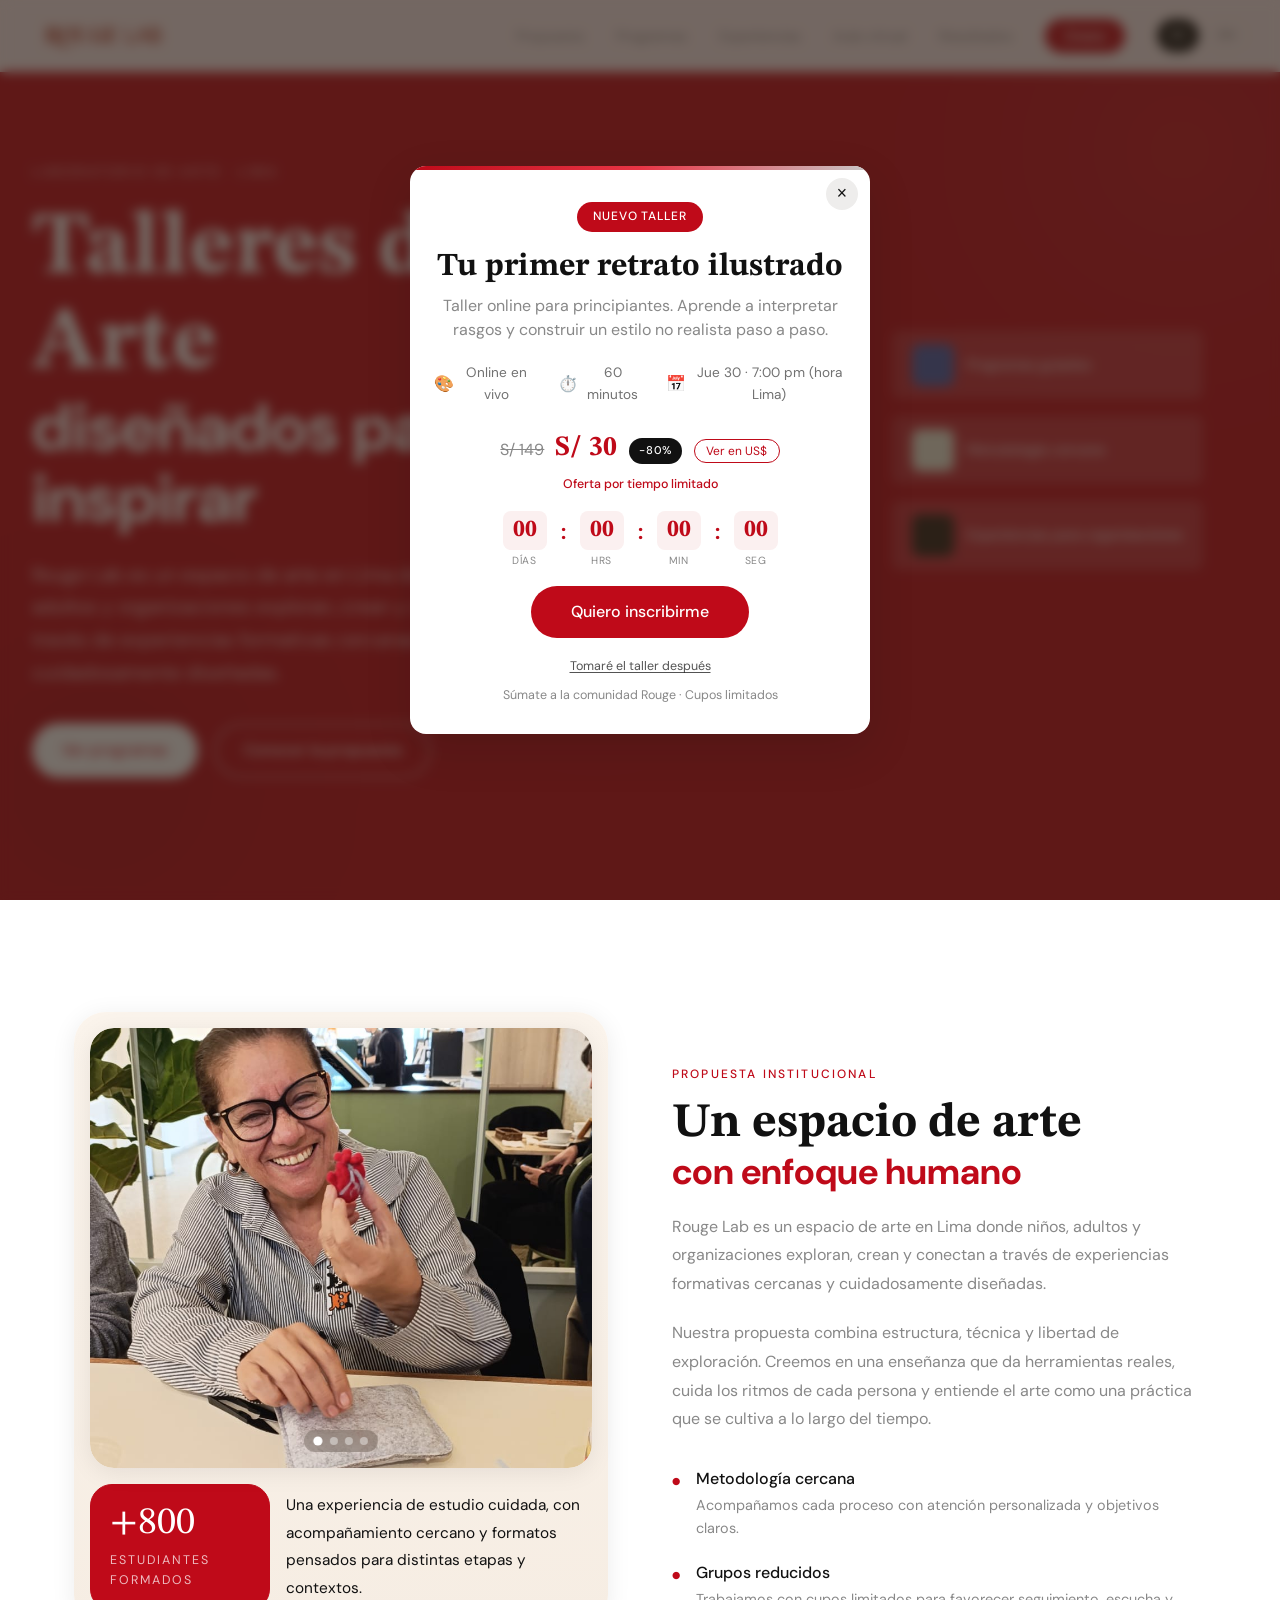
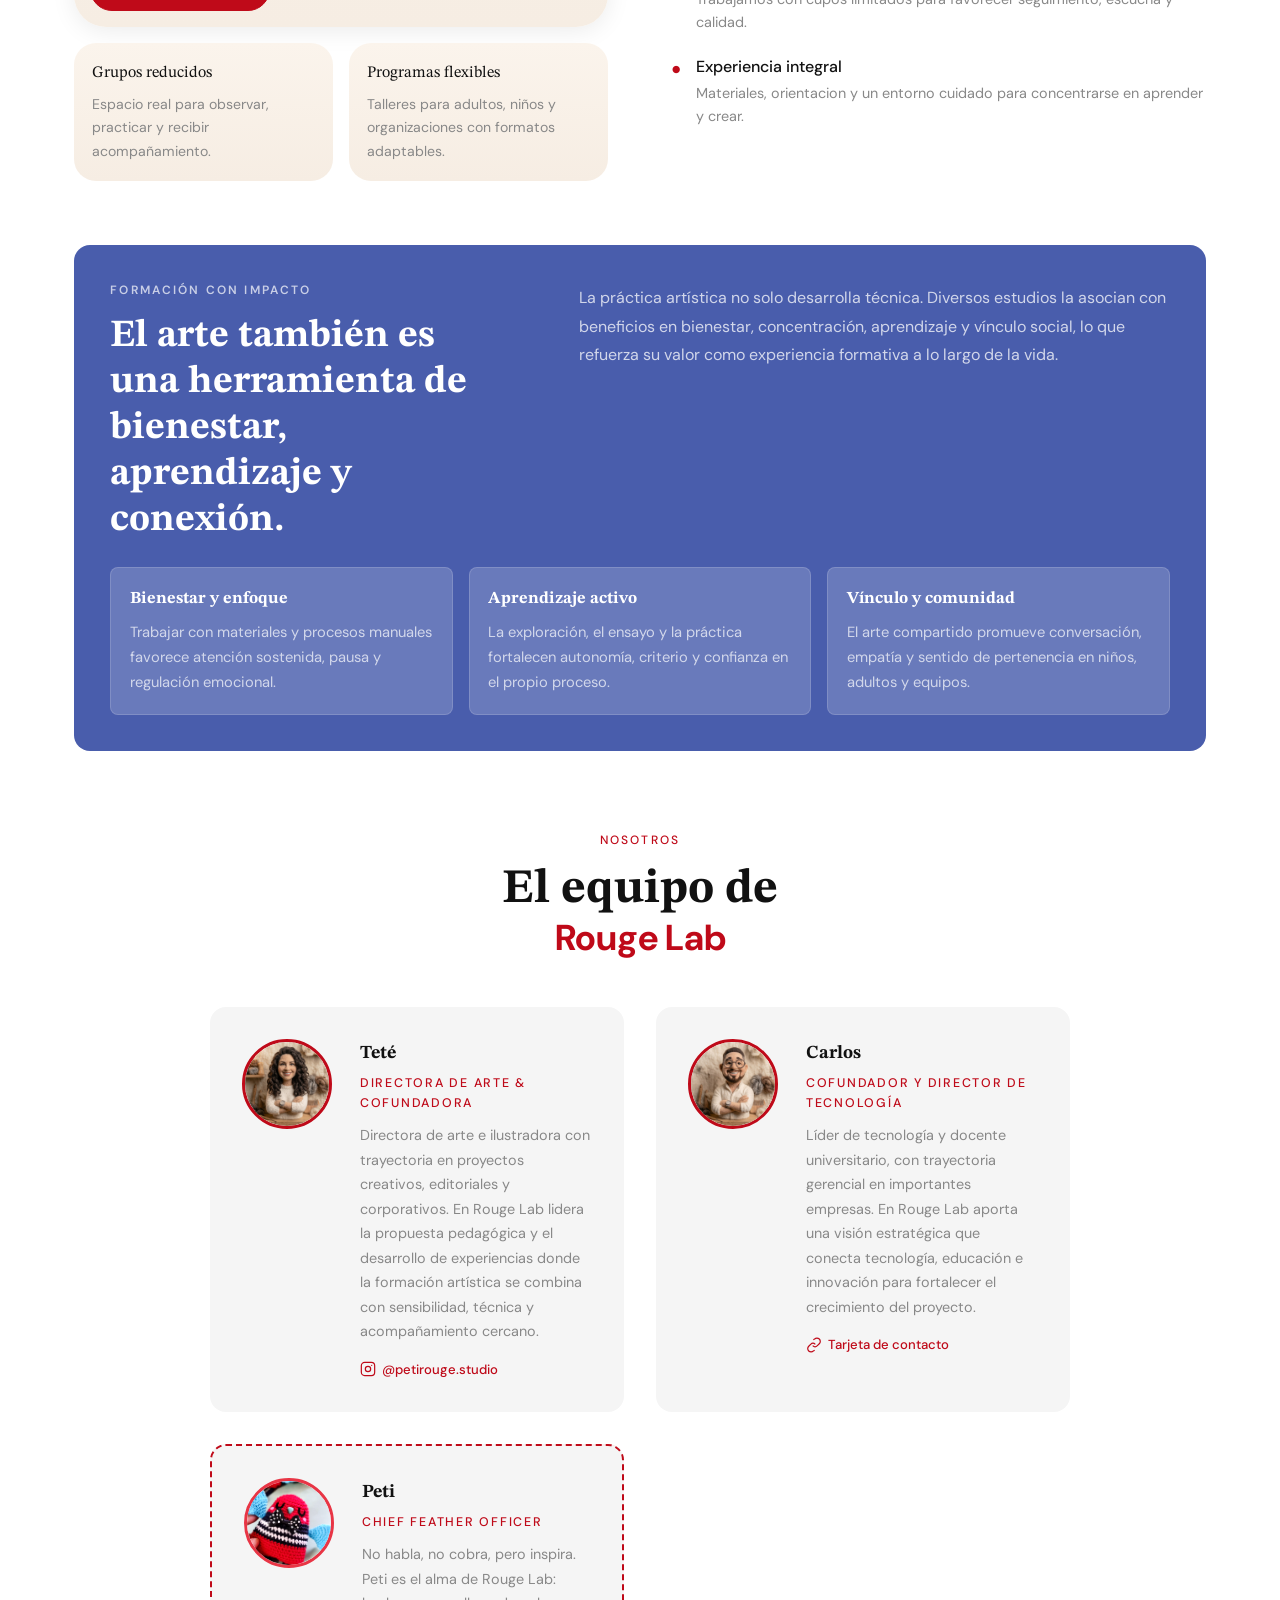
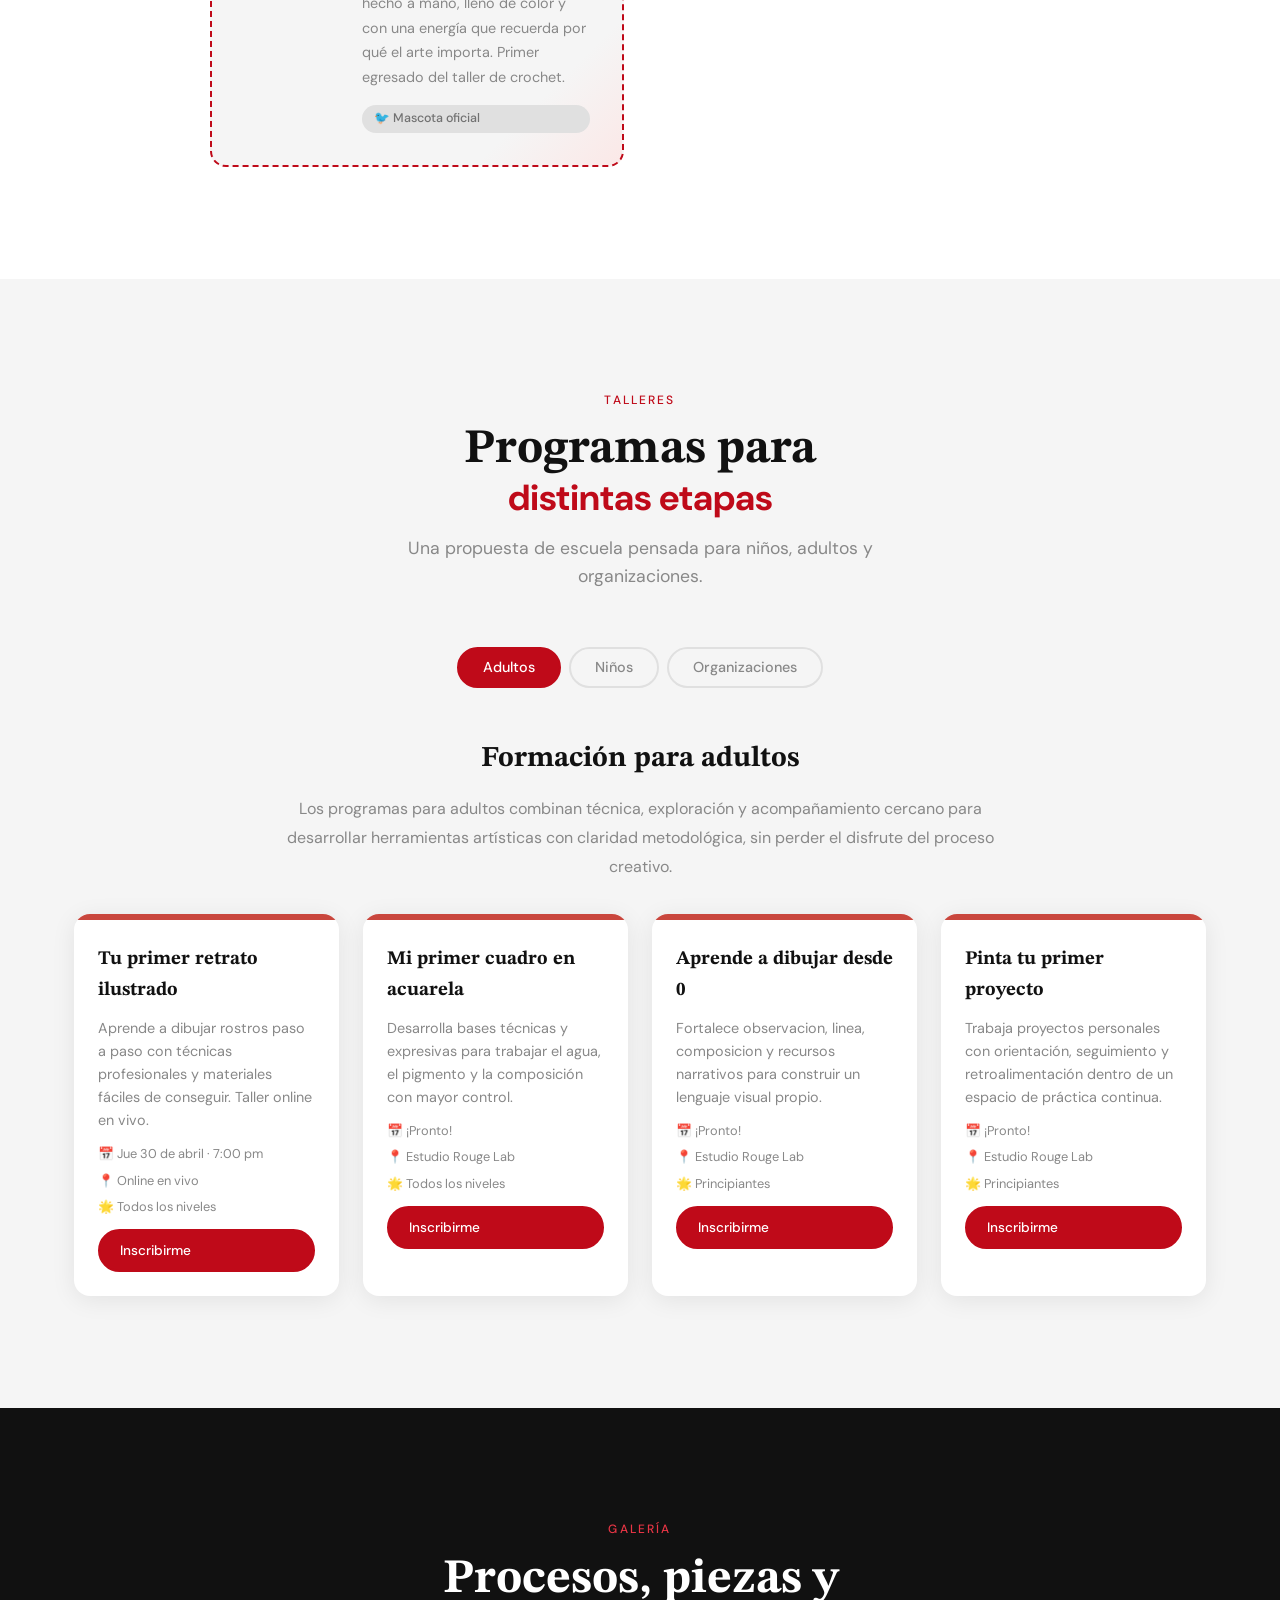
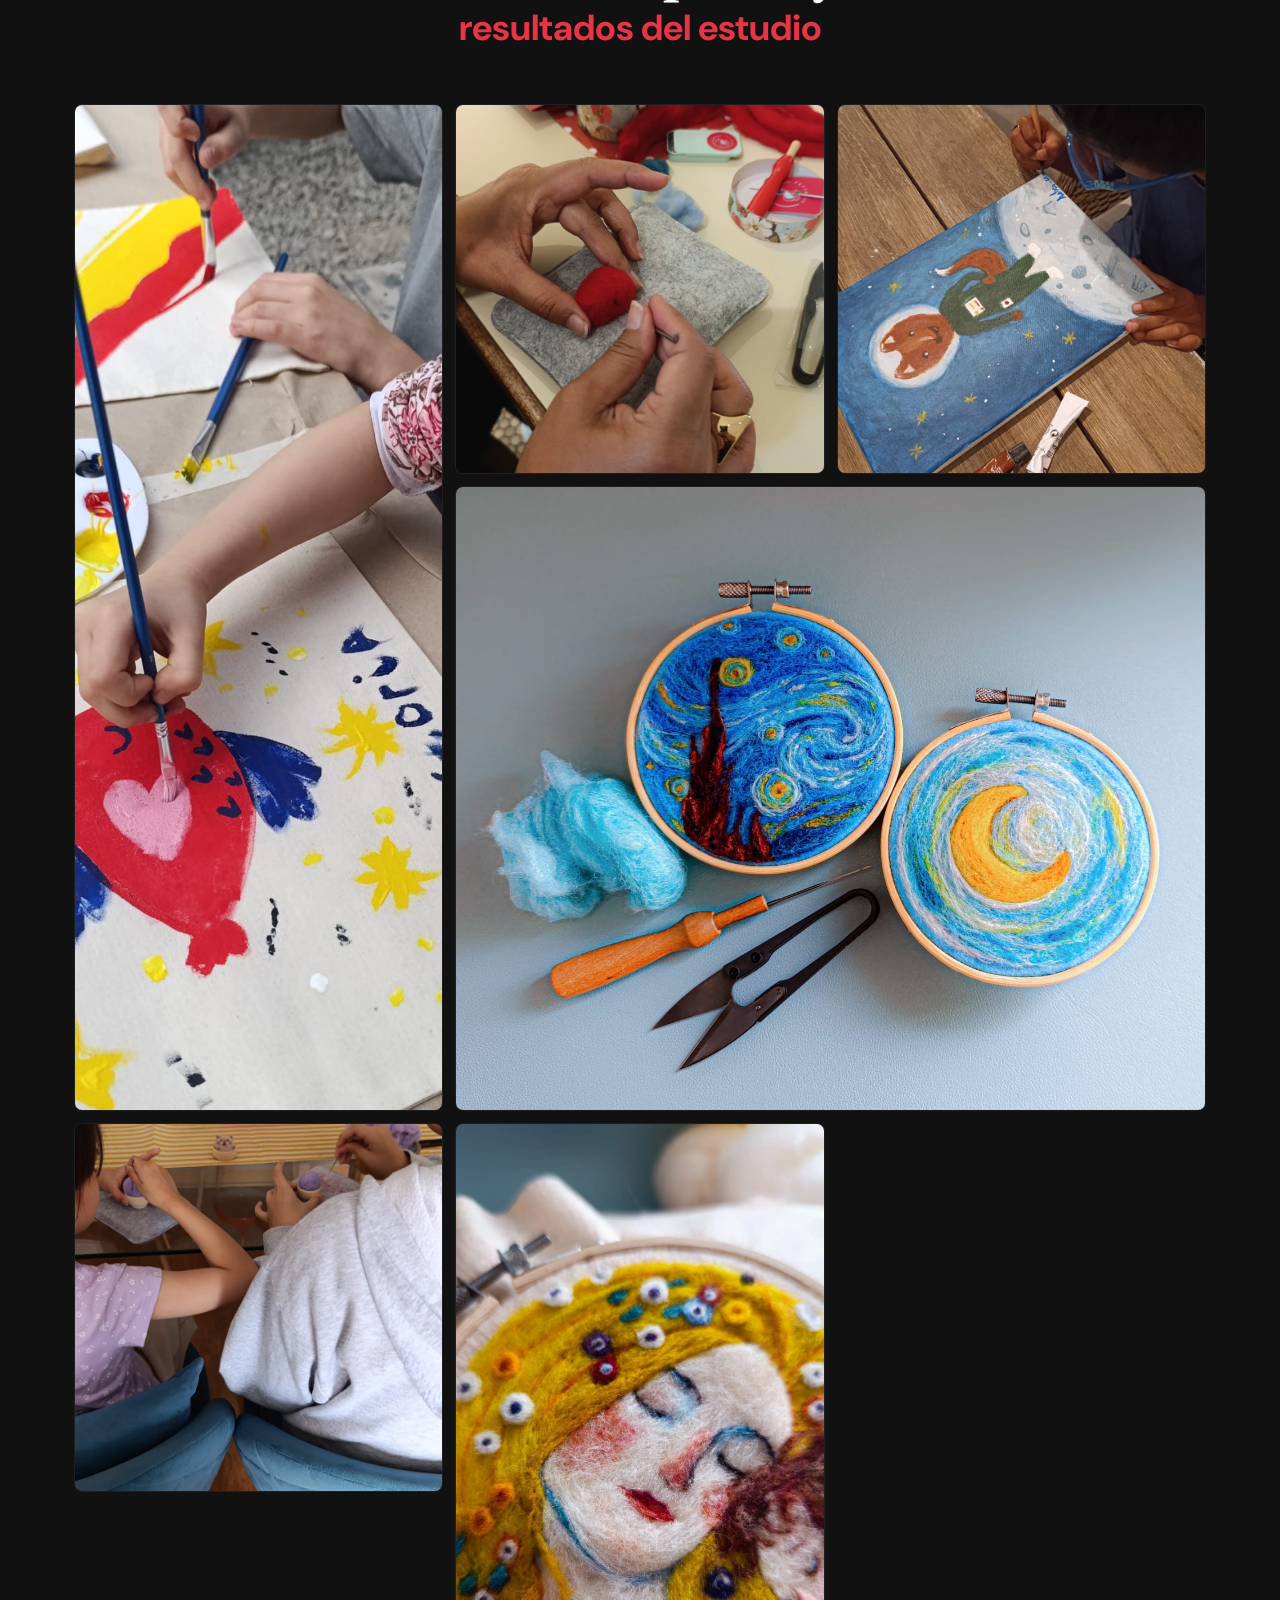
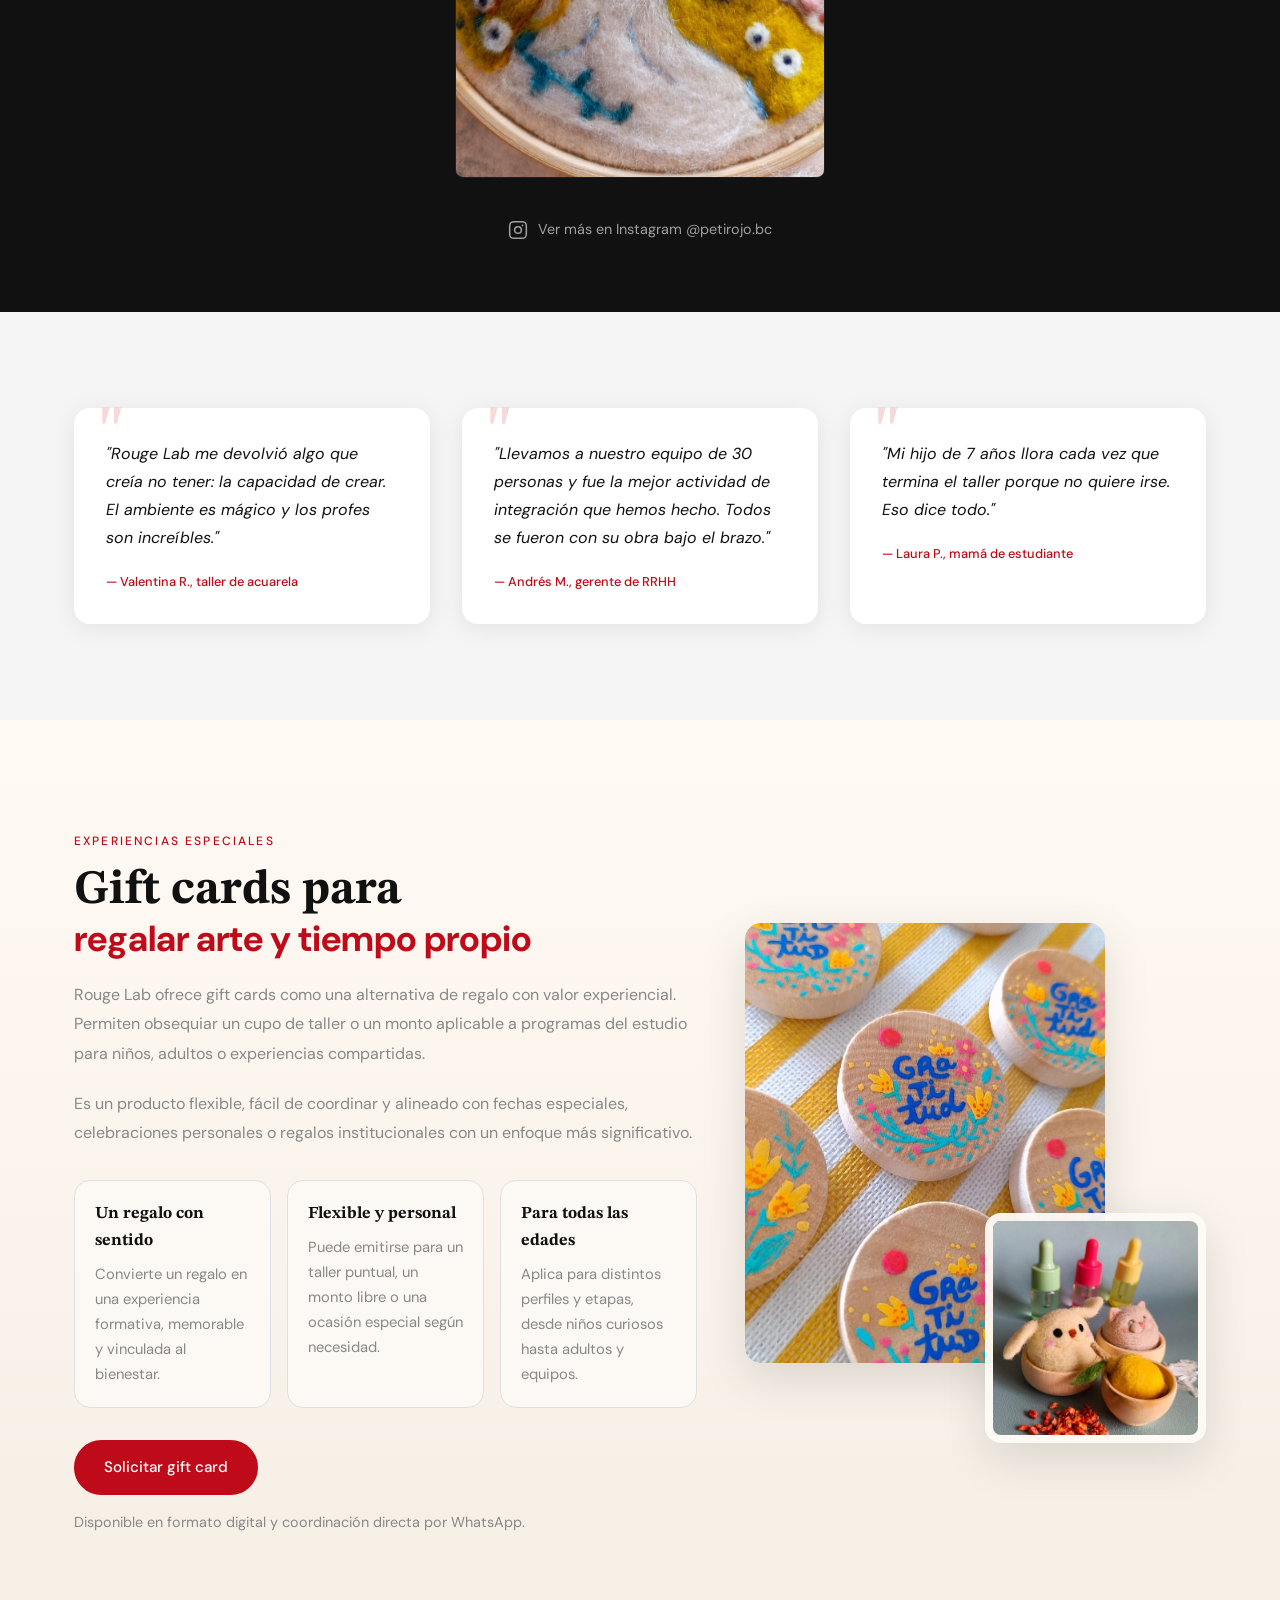
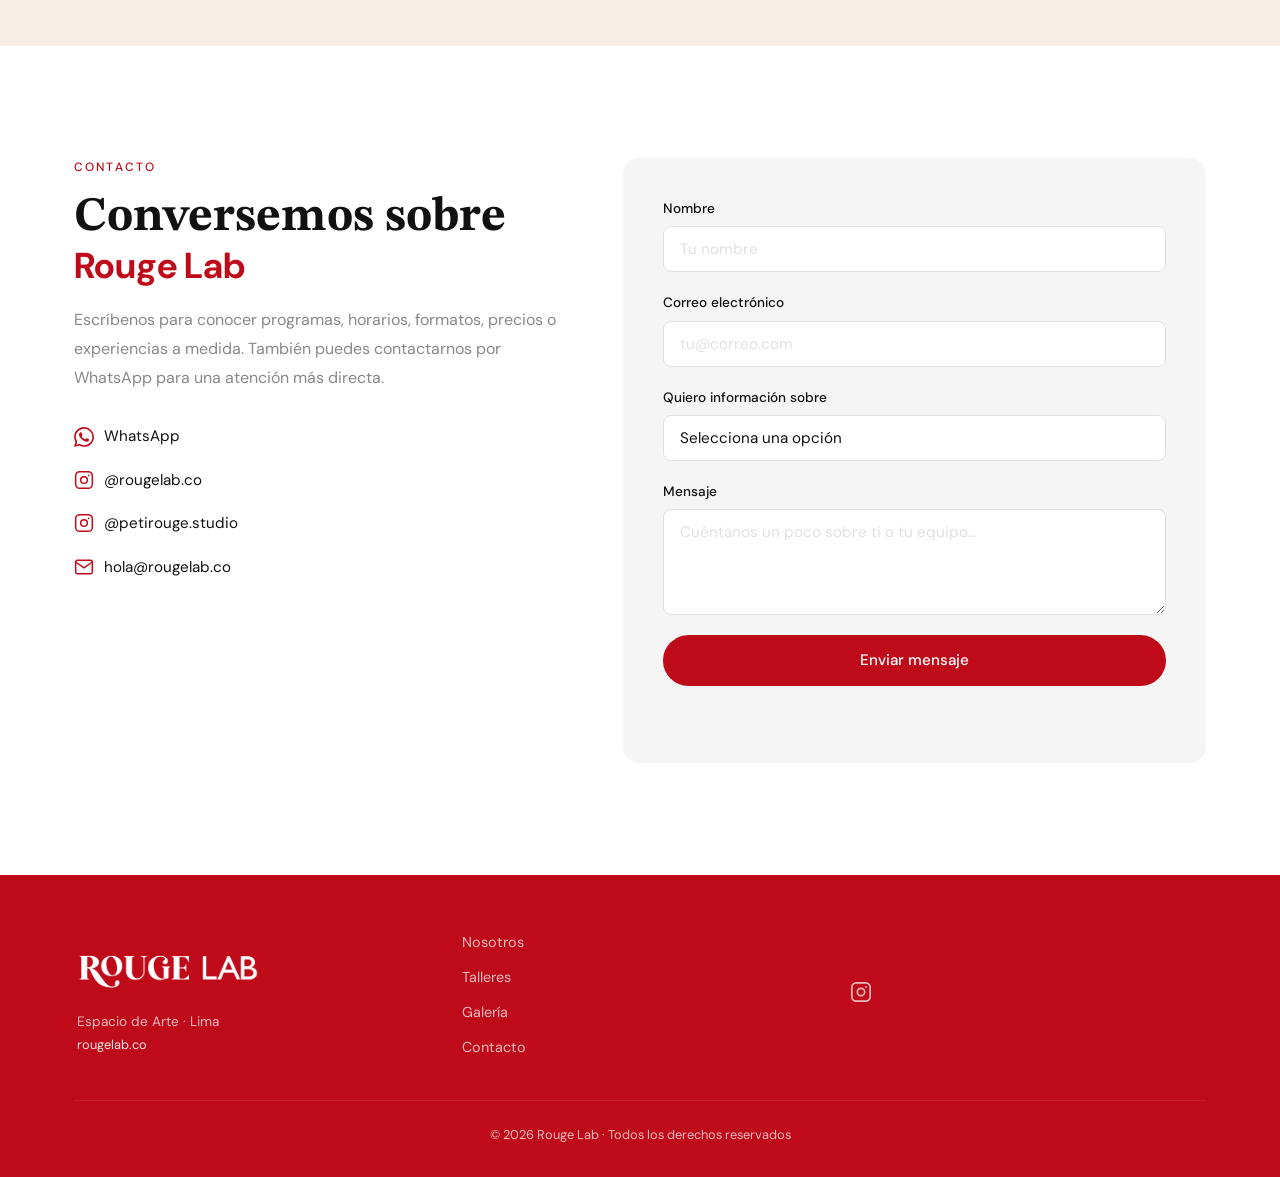
<file: index.html>
<!DOCTYPE html>
<html lang="es">
<head>
  <meta charset="UTF-8" />
  <meta name="viewport" content="width=device-width, initial-scale=1.0" />
  <title>Rouge Lab — Laboratorio de Arte en Lima</title>
  <meta name="description" content="Rouge Lab es un espacio de arte en Lima donde niños, adultos y organizaciones exploran, crean y conectan a través de experiencias formativas cercanas y cuidadosamente diseñadas." />
  <link rel="alternate" hreflang="es" href="/" />
  <link rel="alternate" hreflang="en" href="/en/" />
  <link rel="preconnect" href="https://fonts.googleapis.com" />
  <link rel="preconnect" href="https://fonts.gstatic.com" crossorigin />
  <link href="https://fonts.googleapis.com/css2?family=Playfair+Display:ital,wght@0,400;0,700;1,400&family=DM+Sans:wght@300;400;500&family=STIX+Two+Text:ital,wght@0,400;0,700;1,400;1,700&family=Cormorant+Garamond:ital,wght@0,400;0,700;1,400;1,700&display=swap" rel="stylesheet" />
  <link rel="stylesheet" href="styles.css" />
</head>
<body>

  <!-- NAV -->
  <nav class="nav" id="nav">
    <a href="#inicio" class="nav__logo" aria-label="Rouge Lab">
      <img src="img/IMG_1053.PNG" alt="Rouge Lab" class="nav__logo-mark" />
    </a>
    <button class="nav__toggle" id="navToggle" aria-label="Menú">
      <span></span><span></span><span></span>
    </button>
    <ul class="nav__links" id="navLinks">
      <li><a href="#nosotros">Propuesta</a></li>
      <li><a href="#talleres">Programas</a></li>
      <li><a href="#talleres">Experiencias</a></li>
      <li><span class="nav__placeholder">Aula virtual</span></li>
      <li><a href="#galeria">Resultados</a></li>
      <li><a href="#contacto" class="nav__cta">Únete</a></li>
      <li class="nav__lang" aria-label="Selector de idioma">
        <a href="./" class="is-active" aria-current="page">ES</a>
        <a href="en/">EN</a>
      </li>
    </ul>
  </nav>

  <!-- HERO -->
  <section class="hero" id="inicio">
    <div class="hero__bg">
      <div class="hero__shape hero__shape--1"></div>
      <div class="hero__shape hero__shape--2"></div>
      <div class="hero__shape hero__shape--3"></div>
    </div>
    <div class="hero__content">
      <p class="hero__eyebrow">Laboratorio de Arte · Lima</p>
      <h1 class="hero__title">
        Talleres de Arte<br />
        <em>diseñados para inspirar</em>
      </h1>
      <p class="hero__subtitle">
        Rouge Lab es un espacio de arte en Lima donde niños, adultos y organizaciones exploran, crean y conectan a través de experiencias formativas cercanas y cuidadosamente diseñadas.
      </p>
      <div class="hero__actions">
        <a href="#talleres" class="btn btn--primary">Ver programas</a>
        <a href="#nosotros" class="btn btn--ghost">Conocer la propuesta</a>
      </div>
    </div>
    <div class="hero__visual">
      <div class="hero__card hero__card--1">
        <div class="hero__card-img" style="background-color: #495dac;"></div>
        <span>Programas guiados</span>
      </div>
      <div class="hero__card hero__card--2">
        <div class="hero__card-img" style="background-color: #edecda;"></div>
        <span>Metodología cercana</span>
      </div>
      <div class="hero__card hero__card--3">
        <div class="hero__card-img" style="background-color: #2c2118;"></div>
        <span>Experiencias para organizaciones</span>
      </div>
    </div>
    
  </section>

  <!-- NOSOTROS -->
  <section class="about" id="nosotros">
    <div class="container">
      <div class="about__grid">
        <div class="about__visual about__visual--corporate">
          <div class="about__feature-card">
            <div class="about__feature-slider" aria-label="Galería de talleres Rouge Lab">
              <img src="img/talleres/2049753c-a8f8-4cf8-a134-66e9a15b67ac.JPG" alt="Participante creando en el estudio Rouge Lab" class="about__feature-image about__feature-slide active" loading="lazy" />
              <img src="img/talleres/710131fc-3ccc-4c96-8515-e1dfbfdd8624.JPG" alt="Sesión grupal en un taller de Rouge Lab" class="about__feature-image about__feature-slide" loading="lazy" />
              <img src="img/talleres/1487d30d-8823-4ec9-9c9c-355a350ff001.JPG" alt="Participantes pintando en Rouge Lab" class="about__feature-image about__feature-slide" loading="lazy" />
              <img src="img/talleres/da904399-f6e9-4173-9c25-c521548ea36d.JPG" alt="Trabajo artístico realizado en Rouge Lab" class="about__feature-image about__feature-slide" loading="lazy" />
              <div class="about__feature-dots" aria-hidden="true">
                <span class="about__feature-dot active"></span>
                <span class="about__feature-dot"></span>
                <span class="about__feature-dot"></span>
                <span class="about__feature-dot"></span>
              </div>
            </div>
            <div class="about__feature-summary">
              <article class="about__feature-metric">
                <span class="about__feature-number">+800</span>
                <span class="about__feature-label">estudiantes formados</span>
              </article>
              <p class="about__feature-copy">Una experiencia de estudio cuidada, con acompañamiento cercano y formatos pensados para distintas etapas y contextos.</p>
            </div>
          </div>
          <div class="about__highlights">
            <article class="about__highlight">
              <span class="about__highlight-title">Grupos reducidos</span>
              <p>Espacio real para observar, practicar y recibir acompañamiento.</p>
            </article>
            <article class="about__highlight">
              <span class="about__highlight-title">Programas flexibles</span>
              <p>Talleres para adultos, niños y organizaciones con formatos adaptables.</p>
            </article>
          </div>
        </div>
        <div class="about__text">
          <p class="section-eyebrow">Propuesta institucional</p>
          <h2 class="section-title">Un espacio de arte<br /><em>con enfoque humano</em></h2>
          <p class="about__body">
            Rouge Lab es un espacio de arte en Lima donde niños, adultos y organizaciones exploran, crean y conectan a través de experiencias formativas cercanas y cuidadosamente diseñadas.
          </p>
          <p class="about__body">
            Nuestra propuesta combina estructura, técnica y libertad de exploración. Creemos en una enseñanza que da herramientas reales, cuida los ritmos de cada persona y entiende el arte como una práctica que se cultiva a lo largo del tiempo.
          </p>
          <ul class="about__pillars">
            <li>
              <div class="about__pillar-icon">&#9679;</div>
              <div>
                <strong>Metodología cercana</strong>
                <p>Acompañamos cada proceso con atención personalizada y objetivos claros.</p>
              </div>
            </li>
            <li>
              <div class="about__pillar-icon">&#9679;</div>
              <div>
                <strong>Grupos reducidos</strong>
                <p>Trabajamos con cupos limitados para favorecer seguimiento, escucha y calidad.</p>
              </div>
            </li>
            <li>
              <div class="about__pillar-icon">&#9679;</div>
              <div>
                <strong>Experiencia integral</strong>
                <p>Materiales, orientacion y un entorno cuidado para concentrarse en aprender y crear.</p>
              </div>
            </li>
          </ul>
        </div>
      </div>

      <div class="about__evidence about__evidence--band">
        <div class="about__evidence-head">
          <div>
            <p class="about__evidence-kicker">Formación con impacto</p>
            <h3 class="about__evidence-title">El arte también es una herramienta de bienestar, aprendizaje y conexión.</h3>
          </div>
          <p class="about__evidence-intro">
            La práctica artística no solo desarrolla técnica. Diversos estudios la asocian con beneficios en bienestar, concentración, aprendizaje y vínculo social, lo que refuerza su valor como experiencia formativa a lo largo de la vida.
          </p>
        </div>
        <div class="about__evidence-grid">
          <article class="about__evidence-card">
            <h3>Bienestar y enfoque</h3>
            <p>Trabajar con materiales y procesos manuales favorece atención sostenida, pausa y regulación emocional.</p>
          </article>
          <article class="about__evidence-card">
            <h3>Aprendizaje activo</h3>
            <p>La exploración, el ensayo y la práctica fortalecen autonomía, criterio y confianza en el propio proceso.</p>
          </article>
          <article class="about__evidence-card">
            <h3>Vínculo y comunidad</h3>
            <p>El arte compartido promueve conversación, empatía y sentido de pertenencia en niños, adultos y equipos.</p>
          </article>
        </div>
      </div>

      <!-- EQUIPO FUNDADOR -->
      <div class="team">
        <p class="section-eyebrow" style="text-align:center; margin-top:5rem;">Nosotros</p>
        <h2 class="section-title" style="text-align:center; margin-bottom:3rem;">El equipo de<br/><em>Rouge Lab</em></h2>
        <div class="team__grid">

          <div class="team__card">
            <div class="team__photo-wrap">
              <img src="img/mariate.jpg" alt="Teté" class="team__photo team__photo--real" />
              <img src="img/tete_felt.png" alt="Teté felting" class="team__photo team__photo--felt" />
            </div>
            <div class="team__info">
              <h3 class="team__name">Teté</h3>
              <p class="team__role">Directora de Arte &amp; Cofundadora</p>
              <p class="team__bio">Directora de arte e ilustradora con trayectoria en proyectos creativos, editoriales y corporativos. En Rouge Lab lidera la propuesta pedagógica y el desarrollo de experiencias donde la formación artística se combina con sensibilidad, técnica y acompañamiento cercano.</p>
              <a href="https://www.instagram.com/petirouge.studio/" target="_blank" rel="noopener" class="team__ig">
                <svg width="16" height="16" viewBox="0 0 24 24" fill="none" stroke="currentColor" stroke-width="1.8"><rect x="2" y="2" width="20" height="20" rx="5"/><circle cx="12" cy="12" r="4"/><circle cx="17.5" cy="6.5" r="1" fill="currentColor" stroke="none"/></svg>
                @petirouge.studio
              </a>
            </div>
          </div>

          <div class="team__card">
            <div class="team__photo-wrap">
              <img src="img/carlos.jpg" alt="Carlos" class="team__photo team__photo--real" />
              <img src="img/carlos_felt.png" alt="Carlos felting" class="team__photo team__photo--felt" />
            </div>
            <div class="team__info">
              <h3 class="team__name">Carlos</h3>
              <p class="team__role">Cofundador y Director de Tecnología</p>
              <p class="team__bio">Líder de tecnología y docente universitario, con trayectoria gerencial en importantes empresas. En Rouge Lab aporta una visión estratégica que conecta tecnología, educación e innovación para fortalecer el crecimiento del proyecto.</p>
              <a href="https://carlosganoza.com/vcard" target="_blank" rel="noopener" class="team__ig">
                <svg width="16" height="16" viewBox="0 0 24 24" fill="none" stroke="currentColor" stroke-width="1.8"><path d="M10 13a5 5 0 0 0 7.07 0l2.83-2.83a5 5 0 1 0-7.07-7.07L11 4"/><path d="M14 11a5 5 0 0 0-7.07 0L4.1 13.83a5 5 0 1 0 7.07 7.07L13 20"/></svg>
                Tarjeta de contacto
              </a>
            </div>
          </div>

          <div class="team__card team__card--mascot">
            <div class="team__photo-wrap team__photo-wrap--mascot">
              <img src="img/peti_row.jpg" alt="Peti — Chief Feather Officer" class="team__photo team__photo--mascot" />
            </div>
            <div class="team__info">
              <h3 class="team__name">Peti</h3>
              <p class="team__role">Chief Feather Officer</p>
              <p class="team__bio">No habla, no cobra, pero inspira. Peti es el alma de Rouge Lab: hecho a mano, lleno de color y con una energía que recuerda por qué el arte importa. Primer egresado del taller de crochet.</p>
              <span class="team__badge">&#x1F426; Mascota oficial</span>
            </div>
          </div>

        </div>
      </div>

    </div>
  </section>

  <!-- TALLERES -->
  <section class="workshops" id="talleres">
    <div class="container">
      <div class="section-header">
        <p class="section-eyebrow">Talleres</p>
        <h2 class="section-title">Programas para<br /><em>distintas etapas</em></h2>
        <p class="section-subtitle">Una propuesta de escuela pensada para niños, adultos y organizaciones.</p>
      </div>

      <div class="workshops__tabs">
        <button class="workshops__tab active" data-tab="adults">Adultos</button>
        <button class="workshops__tab" data-tab="kids">Niños</button>
        <button class="workshops__tab" data-tab="companies">Organizaciones</button>
      </div>

      <!-- ADULTOS -->
      <div class="workshops__panel active" id="tab-adults">
        <div class="workshops__adults-intro">
          <h3>Formación para adultos</h3>
          <p>
            Los programas para adultos combinan técnica, exploración y acompañamiento cercano para desarrollar herramientas artísticas con claridad metodológica, sin perder el disfrute del proceso creativo.
          </p>
        </div>
        <div class="workshops__grid">
          <div class="workshop-card">
            <div class="workshop-card__color" style="background: #c9463d;"></div>
            <div class="workshop-card__body">
              <h3>Tu primer retrato ilustrado</h3>
              <p>Aprende a dibujar rostros paso a paso con técnicas profesionales y materiales fáciles de conseguir. Taller online en vivo.</p>
              <ul class="workshop-card__meta">
                <li>&#128197; Jue 30 de abril · 7:00 pm</li>
                <li>&#128205; Online en vivo</li>
                <li>&#127775; Todos los niveles</li>
              </ul>
              <a href="/taller/retrato/" class="btn btn--small btn--primary">Inscribirme</a>
            </div>
          </div>
          <div class="workshop-card">
            <div class="workshop-card__color" style="background: #c9463d;"></div>
            <div class="workshop-card__body">
              <h3>Mi primer cuadro en acuarela</h3>
              <p>Desarrolla bases técnicas y expresivas para trabajar el agua, el pigmento y la composición con mayor control.</p>
              <ul class="workshop-card__meta">
                <li>&#128197; ¡Pronto!</li>
                <li>&#128205; Estudio Rouge Lab</li>
                <li>&#127775; Todos los niveles</li>
              </ul>
              <a href="#contacto" class="btn btn--small btn--primary">Inscribirme</a>
            </div>
          </div>
          <div class="workshop-card">
            <div class="workshop-card__color" style="background: #c9463d;"></div>
            <div class="workshop-card__body">
              <h3>Aprende a dibujar desde 0</h3>
              <p>Fortalece observacion, linea, composicion y recursos narrativos para construir un lenguaje visual propio.</p>
              <ul class="workshop-card__meta">
                <li>&#128197; ¡Pronto!</li>
                <li>&#128205; Estudio Rouge Lab</li>
                <li>&#127775; Principiantes</li>
              </ul>
              <a href="#contacto" class="btn btn--small btn--primary">Inscribirme</a>
            </div>
          </div>
          <div class="workshop-card">
            <div class="workshop-card__color" style="background: #c9463d;"></div>
            <div class="workshop-card__body">
              <h3>Pinta tu primer proyecto</h3>
              <p>Trabaja proyectos personales con orientación, seguimiento y retroalimentación dentro de un espacio de práctica continua.</p>
              <ul class="workshop-card__meta">
                <li>&#128197; ¡Pronto!</li>
                <li>&#128205; Estudio Rouge Lab</li>
                <li>&#127775; Principiantes</li>
              </ul>
              <a href="#contacto" class="btn btn--small btn--primary">Inscribirme</a>
            </div>
          </div>
        </div>
      </div>

      <!-- NIÑOS -->
      <div class="workshops__panel" id="tab-kids">
        <div class="workshops__kids-hero">
          <div class="workshops__kids-text">
            <h3>Programa infantil de arte</h3>
            <p>
              El programa infantil ofrece un espacio seguro y estimulante para que los niños experimenten con color, materiales y técnicas diversas, fortaleciendo creatividad, concentración y expresión personal.
            </p>
            <ul class="workshops__kids-list">
              <li><strong>Edades:</strong> 5 a 12 años</li>
              <li><strong>Grupos:</strong> máx. 8 niños</li>
              <li><strong>Horarios:</strong> sábados 9:00 – 11:00 y 14:00 – 16:00</li>
              <li><strong>Modalidad:</strong> mensual con cupo limitado</li>
            </ul>
            <a href="#contacto" class="btn btn--primary">Apartar cupo</a>
          </div>
          <div class="workshops__kids-visual">
            <img src="img/talleres/4cf936ca-8962-4713-806b-2a89aa88172f.JPG" alt="Nino mostrando una pintura realizada en Rouge Lab" class="workshops__kids-image" loading="lazy" />
            <div class="workshops__kids-tags">
              <span>Temperas</span>
              <span>Collage</span>
              <span>Arcilla</span>
              <span>Acuarela</span>
              <span>Estampado</span>
              <span>Dibujo</span>
            </div>
          </div>
        </div>
      </div>

      <!-- EMPRESAS -->
      <div class="workshops__panel" id="tab-companies">
        <div class="workshops__companies">
          <div class="workshops__companies-text">
            <h3>Experiencias para organizaciones</h3>
            <p>
              Diseñamos experiencias artísticas para organizaciones que buscan fortalecer vínculos, activar creatividad y ofrecer a sus equipos espacios de bienestar con sentido.
            </p>
            <p>
              Cada propuesta se adapta al contexto de cada equipo y puede desarrollarse en nuestro estudio o en las instalaciones de la organización.
            </p>
          </div>
          <div class="workshops__companies-cards">
            <div class="companies-card">
              <div class="companies-card__icon">&#127775;</div>
              <h4>Team Building Creativo</h4>
              <p>Sesión de pintura colaborativa para grupos de 10 a 50 personas.</p>
            </div>
            <div class="companies-card">
              <div class="companies-card__icon">&#127775;</div>
              <h4>Taller de Bienestar</h4>
              <p>Arte terapéutico para reducir el estrés y promover el bienestar laboral.</p>
            </div>
            <div class="companies-card">
              <div class="companies-card__icon">&#127775;</div>
              <h4>Evento de Marca</h4>
              <p>Experiencias artísticas personalizadas con la identidad de tu empresa o campaña.</p>
            </div>
            <div class="companies-card">
              <div class="companies-card__icon">&#127775;</div>
              <h4>Regalos Corporativos</h4>
              <p>Obra colectiva enmarcada como recuerdo o regalo institucional.</p>
            </div>
          </div>
          <a href="#contacto" class="btn btn--primary">Cotizar experiencia</a>
        </div>
      </div>
    </div>
  </section>

  <!-- GALERÍA -->
  <section class="gallery" id="galeria">
    <div class="container">
      <div class="section-header">
        <p class="section-eyebrow">Galería</p>
        <h2 class="section-title">Procesos, piezas y<br /><em>resultados del estudio</em></h2>
      </div>
    </div>
    <div class="gallery__grid">
      <div class="gallery__item gallery__item--tall">
        <img src="img/talleres/1487d30d-8823-4ec9-9c9c-355a350ff001.JPG" alt="Niños pintando una pieza colorida en Rouge Lab" class="gallery__image" loading="lazy" />
      </div>
      <div class="gallery__item">
        <img src="img/talleres/1d75b389-9949-458d-b169-37931965fa81.JPG" alt="Proceso de felting en Rouge Lab" class="gallery__image" loading="lazy" />
      </div>
      <div class="gallery__item">
        <img src="img/talleres/710131fc-3ccc-4c96-8515-e1dfbfdd8624.JPG" alt="Obras textiles inspiradas en el cielo creadas en Rouge Lab" class="gallery__image" loading="lazy" />
      </div>
      <div class="gallery__item gallery__item--wide">
        <img src="img/talleres/da904399-f6e9-4173-9c25-c521548ea36d.JPG" alt="Ilustraciones florales creadas en Rouge Lab" class="gallery__image" loading="lazy" />
      </div>
      <div class="gallery__item">
        <img src="img/talleres/e0db3ded-92bb-47d5-9224-748b6064883d.JPG" alt="Sesión compartida en el taller Rouge Lab" class="gallery__image" loading="lazy" />
      </div>
      <div class="gallery__item gallery__item--tall">
        <img src="img/talleres/f56699e2-7bed-45f2-bb6c-44057b0421e8.JPG" alt="Retrato textil realizado en Rouge Lab" class="gallery__image" loading="lazy" />
      </div>
    </div>
    <div class="gallery__footer">
      <a href="https://www.instagram.com/petirojo.bc/" target="_blank" rel="noopener" class="gallery__instagram">
        <svg width="20" height="20" viewBox="0 0 24 24" fill="none" stroke="currentColor" stroke-width="1.8"><rect x="2" y="2" width="20" height="20" rx="5"/><circle cx="12" cy="12" r="4"/><circle cx="17.5" cy="6.5" r="1" fill="currentColor" stroke="none"/></svg>
        Ver más en Instagram @petirojo.bc
      </a>
    </div>
  </section>

  <!-- TESTIMONIOS -->
  <section class="testimonials">
    <div class="container">
      <div class="testimonials__grid">
        <blockquote class="testimonial">
          <p>"Rouge Lab me devolvió algo que creía no tener: la capacidad de crear. El ambiente es mágico y los profes son increíbles."</p>
          <footer>— Valentina R., taller de acuarela</footer>
        </blockquote>
        <blockquote class="testimonial">
          <p>"Llevamos a nuestro equipo de 30 personas y fue la mejor actividad de integración que hemos hecho. Todos se fueron con su obra bajo el brazo."</p>
          <footer>— Andrés M., gerente de RRHH</footer>
        </blockquote>
        <blockquote class="testimonial">
          <p>"Mi hijo de 7 años llora cada vez que termina el taller porque no quiere irse. Eso dice todo."</p>
          <footer>— Laura P., mamá de estudiante</footer>
        </blockquote>
      </div>
    </div>
  </section>

  <!-- REGALA UN TALLER -->
  <section class="giftcard" id="regala">
    <div class="container">
      <div class="giftcard__grid">
        <div class="giftcard__content">
          <p class="section-eyebrow">Experiencias especiales</p>
          <h2 class="section-title">Gift cards para<br /><em>regalar arte y tiempo propio</em></h2>
          <p class="giftcard__body">
            Rouge Lab ofrece gift cards como una alternativa de regalo con valor experiencial. Permiten obsequiar un cupo de taller o un monto aplicable a programas del estudio para niños, adultos o experiencias compartidas.
          </p>
          <p class="giftcard__body">
            Es un producto flexible, fácil de coordinar y alineado con fechas especiales, celebraciones personales o regalos institucionales con un enfoque más significativo.
          </p>
          <div class="giftcard__reasons">
            <article class="giftcard__reason">
              <h3>Un regalo con sentido</h3>
              <p>Convierte un regalo en una experiencia formativa, memorable y vinculada al bienestar.</p>
            </article>
            <article class="giftcard__reason">
              <h3>Flexible y personal</h3>
              <p>Puede emitirse para un taller puntual, un monto libre o una ocasión especial según necesidad.</p>
            </article>
            <article class="giftcard__reason">
              <h3>Para todas las edades</h3>
              <p>Aplica para distintos perfiles y etapas, desde niños curiosos hasta adultos y equipos.</p>
            </article>
          </div>
          <div class="giftcard__actions">
            <a href="#contacto" class="btn btn--primary">Solicitar gift card</a>
            <span class="giftcard__note">Disponible en formato digital y coordinación directa por WhatsApp.</span>
          </div>
        </div>
        <div class="giftcard__visual">
          <img src="img/talleres/4be3f8bb-c95b-4450-a2a8-bf1559002125.JPG" alt="Gift cards pintadas a mano en Rouge Lab" class="giftcard__image giftcard__image--main" loading="lazy" />
          <img src="img/talleres/8ba4084d-997b-44ff-909c-968a8f6ca23a.JPG" alt="Detalle textil en forma de corazon hecho a mano" class="giftcard__image giftcard__image--accent" loading="lazy" />
        </div>
      </div>
    </div>
  </section>

  <!-- CONTACTO -->
  <section class="contact" id="contacto">
    <div class="container">
      <div class="contact__grid">
        <div class="contact__info">
          <p class="section-eyebrow">Contacto</p>
          <h2 class="section-title">Conversemos sobre<br /><em>Rouge Lab</em></h2>
          <p class="contact__body">Escríbenos para conocer programas, horarios, formatos, precios o experiencias a medida. También puedes contactarnos por WhatsApp para una atención más directa.</p>
          <ul class="contact__links">
            <li>
              <a href="https://wa.me/51987142146" target="_blank" rel="noopener">
                <svg width="20" height="20" viewBox="0 0 24 24" fill="currentColor"><path d="M17.472 14.382c-.297-.149-1.758-.867-2.03-.967-.273-.099-.471-.148-.67.15-.197.297-.767.966-.94 1.164-.173.199-.347.223-.644.075-.297-.15-1.255-.463-2.39-1.475-.883-.788-1.48-1.761-1.653-2.059-.173-.297-.018-.458.13-.606.134-.133.298-.347.446-.52.149-.174.198-.298.298-.497.099-.198.05-.371-.025-.52-.075-.149-.669-1.612-.916-2.207-.242-.579-.487-.5-.669-.51-.173-.008-.371-.01-.57-.01-.198 0-.52.074-.792.372-.272.297-1.04 1.016-1.04 2.479 0 1.462 1.065 2.875 1.213 3.074.149.198 2.096 3.2 5.077 4.487.709.306 1.262.489 1.694.625.712.227 1.36.195 1.871.118.571-.085 1.758-.719 2.006-1.413.248-.694.248-1.289.173-1.413-.074-.124-.272-.198-.57-.347m-5.421 7.403h-.004a9.87 9.87 0 01-5.031-1.378l-.361-.214-3.741.982.998-3.648-.235-.374a9.86 9.86 0 01-1.51-5.26c.001-5.45 4.436-9.884 9.888-9.884 2.64 0 5.122 1.03 6.988 2.898a9.825 9.825 0 012.893 6.994c-.003 5.45-4.437 9.884-9.885 9.884m8.413-18.297A11.815 11.815 0 0012.05 0C5.495 0 .16 5.335.157 11.892c0 2.096.547 4.142 1.588 5.945L.057 24l6.305-1.654a11.882 11.882 0 005.683 1.448h.005c6.554 0 11.89-5.335 11.893-11.893a11.821 11.821 0 00-3.48-8.413z"/></svg>
                WhatsApp
              </a>
            </li>
            <li>
              <a href="https://www.instagram.com/rougelab.co/" target="_blank" rel="noopener">
                <svg width="20" height="20" viewBox="0 0 24 24" fill="none" stroke="currentColor" stroke-width="1.8"><rect x="2" y="2" width="20" height="20" rx="5"/><circle cx="12" cy="12" r="4"/><circle cx="17.5" cy="6.5" r="1" fill="currentColor" stroke="none"/></svg>
                @rougelab.co
              </a>
            </li>
            <li>
              <a href="https://www.instagram.com/petirouge.studio/" target="_blank" rel="noopener">
                <svg width="20" height="20" viewBox="0 0 24 24" fill="none" stroke="currentColor" stroke-width="1.8"><rect x="2" y="2" width="20" height="20" rx="5"/><circle cx="12" cy="12" r="4"/><circle cx="17.5" cy="6.5" r="1" fill="currentColor" stroke="none"/></svg>
                @petirouge.studio
              </a>
            </li>
            <li>
              <a href="mailto:hola@rougelab.co">
                <svg width="20" height="20" viewBox="0 0 24 24" fill="none" stroke="currentColor" stroke-width="1.8"><path d="M4 4h16c1.1 0 2 .9 2 2v12c0 1.1-.9 2-2 2H4c-1.1 0-2-.9-2-2V6c0-1.1.9-2 2-2z"/><polyline points="22,6 12,13 2,6"/></svg>
                hola@rougelab.co
              </a>
            </li>
          </ul>
        </div>
        <form class="contact__form" id="contactForm" novalidate>
          <div class="form-group">
            <label for="name">Nombre</label>
            <input type="text" id="name" name="name" placeholder="Tu nombre" required />
          </div>
          <div class="form-group">
            <label for="email">Correo electrónico</label>
            <input type="email" id="email" name="email" placeholder="tu@correo.com" required />
          </div>
          <div class="form-group">
            <label for="interest">Quiero información sobre</label>
            <select id="interest" name="interest">
              <option value="">Selecciona una opción</option>
              <option value="adults">Programa para adultos</option>
              <option value="kids">Programa infantil</option>
              <option value="companies">Experiencias para organizaciones</option>
              <option value="giftcard">Gift card / Regalar un taller</option>
            </select>
          </div>
          <div class="form-group">
            <label for="message">Mensaje</label>
            <textarea id="message" name="message" rows="4" placeholder="Cuéntanos un poco sobre ti o tu equipo…"></textarea>
          </div>
          <button type="submit" class="btn btn--primary btn--full">Enviar mensaje</button>
          <p class="form-success" id="formSuccess" aria-live="polite"></p>
        </form>
      </div>
    </div>
  </section>

  <!-- FOOTER -->
  <footer class="footer">
    <div class="container">
      <div class="footer__grid">
        <div class="footer__brand">
          <p class="footer__logo"><img src="img/IMG_1053.PNG" alt="Rouge Lab" class="footer__logo-mark" /></p>
          <p class="footer__tagline">Espacio de Arte · Lima</p>
          <p class="footer__domain">rougelab.co</p>
        </div>
        <nav class="footer__nav">
          <a href="#nosotros">Nosotros</a>
          <a href="#talleres">Talleres</a>
          <a href="#galeria">Galería</a>
          <a href="#contacto">Contacto</a>
        </nav>
        <div class="footer__social">
          <a href="https://www.instagram.com/rougelab.co/" target="_blank" rel="noopener" aria-label="Instagram rougelab.co">
            <svg width="22" height="22" viewBox="0 0 24 24" fill="none" stroke="currentColor" stroke-width="1.8"><rect x="2" y="2" width="20" height="20" rx="5"/><circle cx="12" cy="12" r="4"/><circle cx="17.5" cy="6.5" r="1" fill="currentColor" stroke="none"/></svg>
          </a>
        </div>
      </div>
      <div class="footer__bottom">
        <p>© 2026 Rouge Lab · Todos los derechos reservados</p>
      </div>
    </div>
  </footer>

  <!-- PROMO MODAL -->
  <div class="promo-overlay" id="promoOverlay">
    <div class="promo">
      <div class="promo__accent"></div>
      <button class="promo__close" aria-label="Cerrar">&times;</button>
      <span class="promo__badge">Nuevo taller</span>
      <h2 class="promo__title">Tu primer retrato ilustrado</h2>
      <p class="promo__subtitle">Taller online para principiantes. Aprende a interpretar rasgos y construir un estilo no realista paso a paso.</p>
      <div class="promo__details">
        <span class="promo__detail"><span class="promo__detail-icon">🎨</span> Online en vivo</span>
        <span class="promo__detail"><span class="promo__detail-icon">⏱️</span> 60 minutos</span>
        <span class="promo__detail"><span class="promo__detail-icon">📅</span> Jue 30 · 7:00 pm (hora Lima)</span>
      </div>
      <div class="promo__pricing">
        <span class="promo__price-old">S/ 149</span>
        <span class="promo__price-new">S/ 30</span>
        <span class="promo__discount-tag">-80%</span>
        <button class="promo__currency-toggle">Ver en US$</button>
      </div>
      <p class="promo__urgency">Oferta por tiempo limitado</p>
      <div class="promo__countdown" id="promoCountdown">
        <div class="promo__countdown-unit"><span class="promo__countdown-number" data-cd="d">00</span><span class="promo__countdown-label">días</span></div>
        <span class="promo__countdown-sep">:</span>
        <div class="promo__countdown-unit"><span class="promo__countdown-number" data-cd="h">00</span><span class="promo__countdown-label">hrs</span></div>
        <span class="promo__countdown-sep">:</span>
        <div class="promo__countdown-unit"><span class="promo__countdown-number" data-cd="m">00</span><span class="promo__countdown-label">min</span></div>
        <span class="promo__countdown-sep">:</span>
        <div class="promo__countdown-unit"><span class="promo__countdown-number" data-cd="s">00</span><span class="promo__countdown-label">seg</span></div>
      </div>
      <a href="/taller/retrato/" class="promo__cta">Quiero inscribirme</a>
      <button class="promo__dismiss">Tomaré el taller después</button>
      <p class="promo__footer">Súmate a la comunidad Rouge · Cupos limitados</p>
    </div>
  </div>

  <script src="main.js"></script>
</body>
</html>
</file>
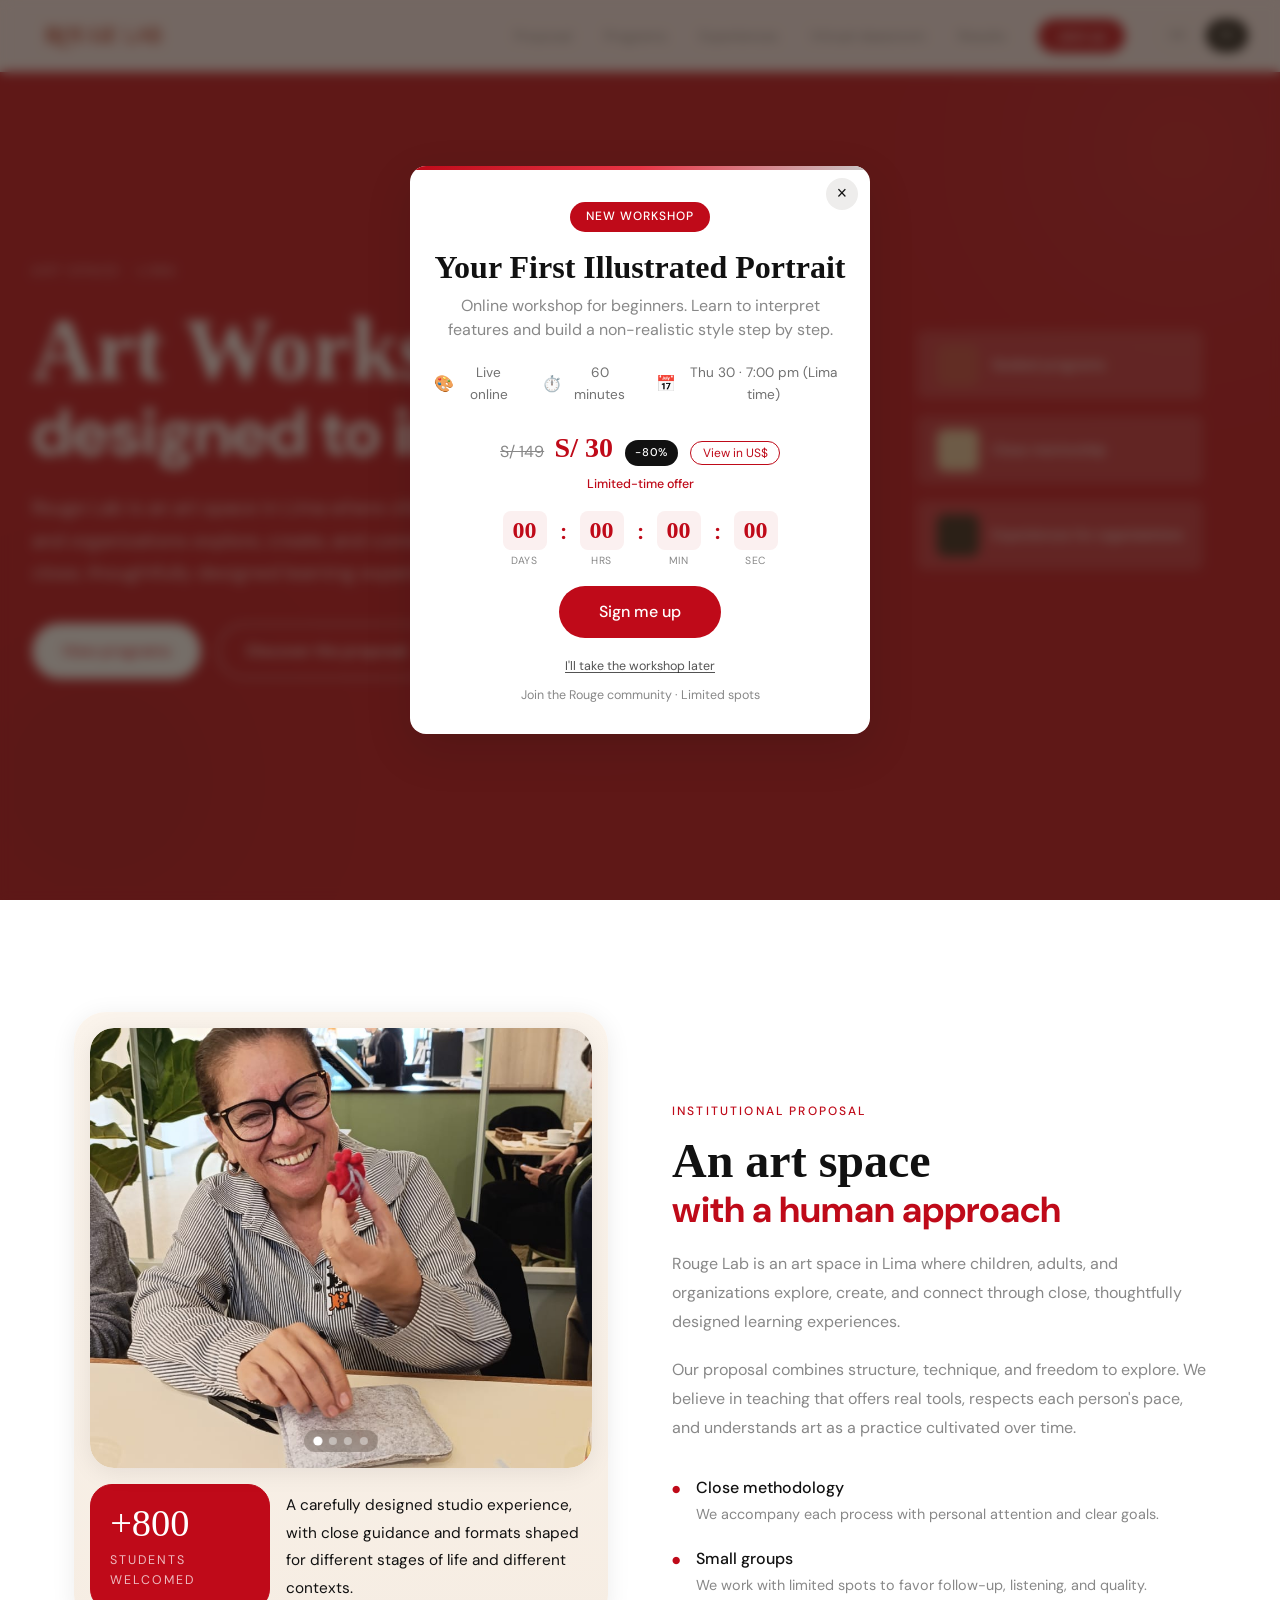
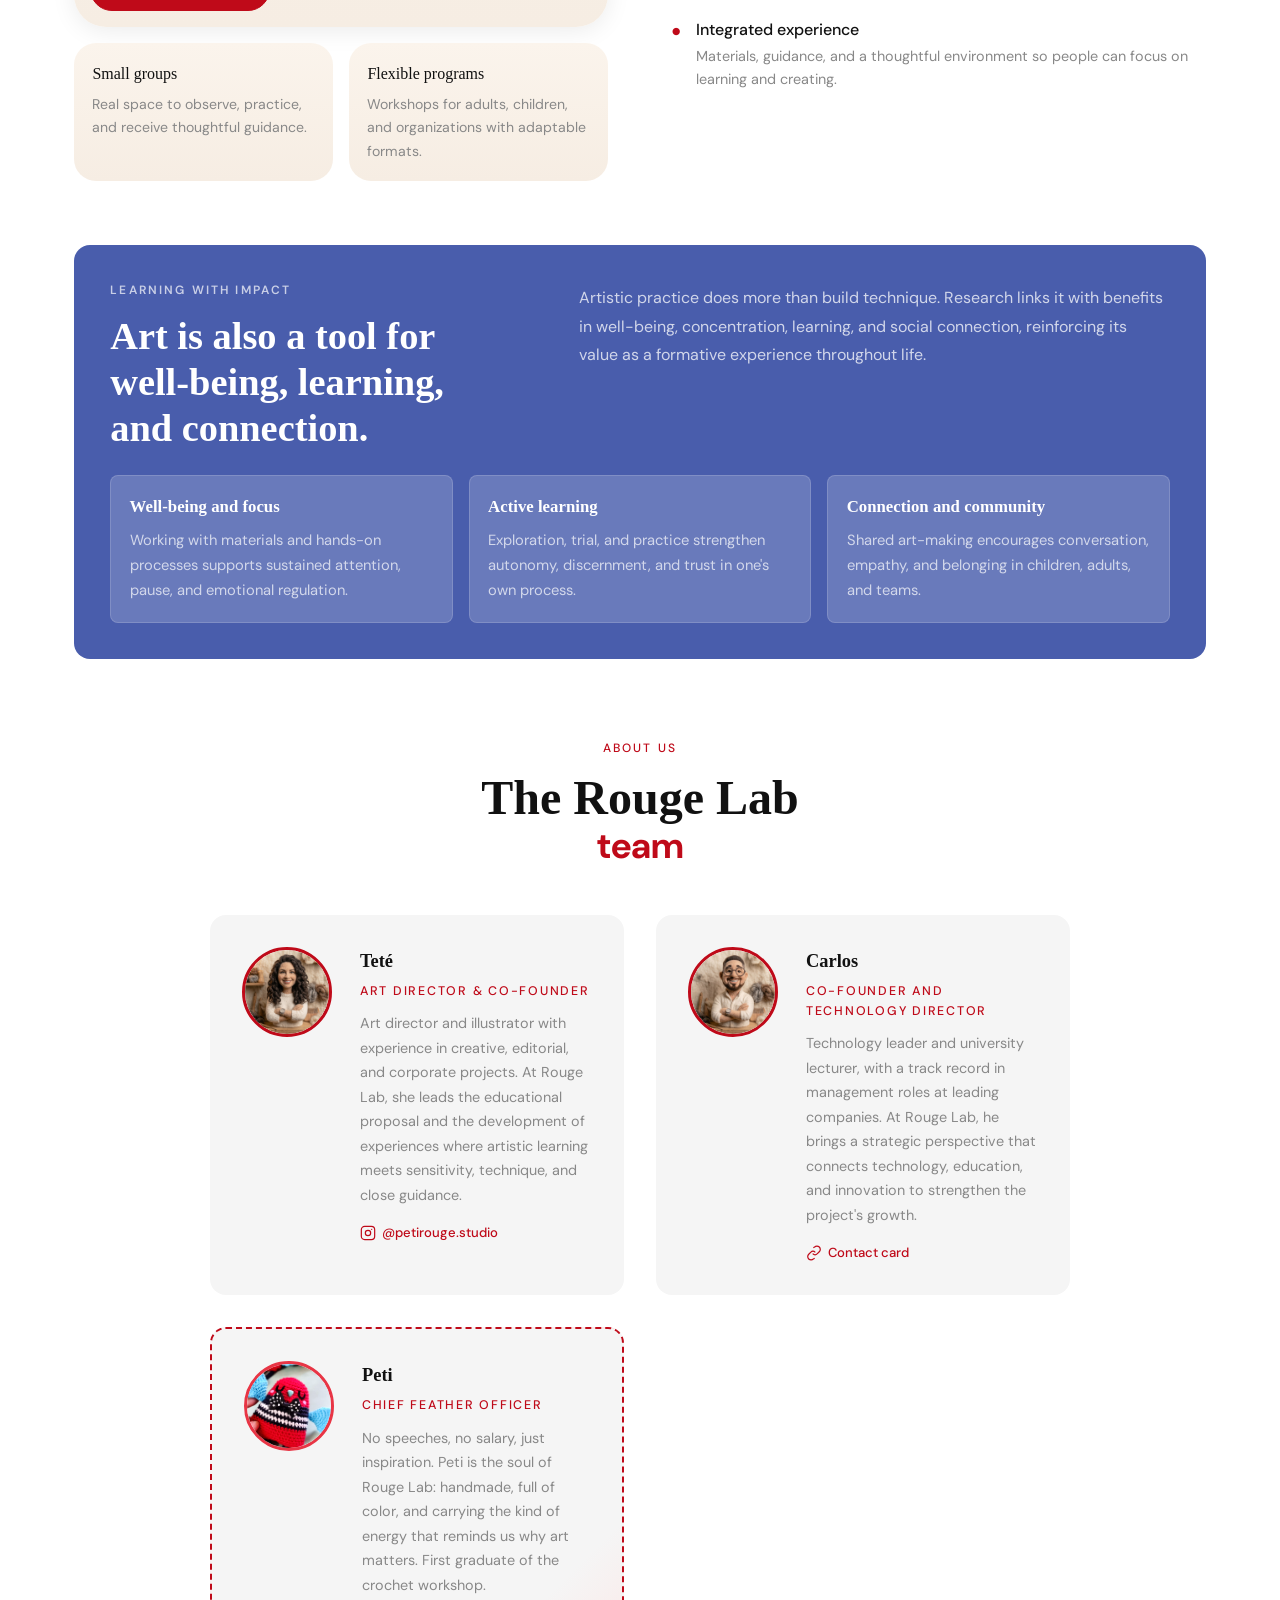
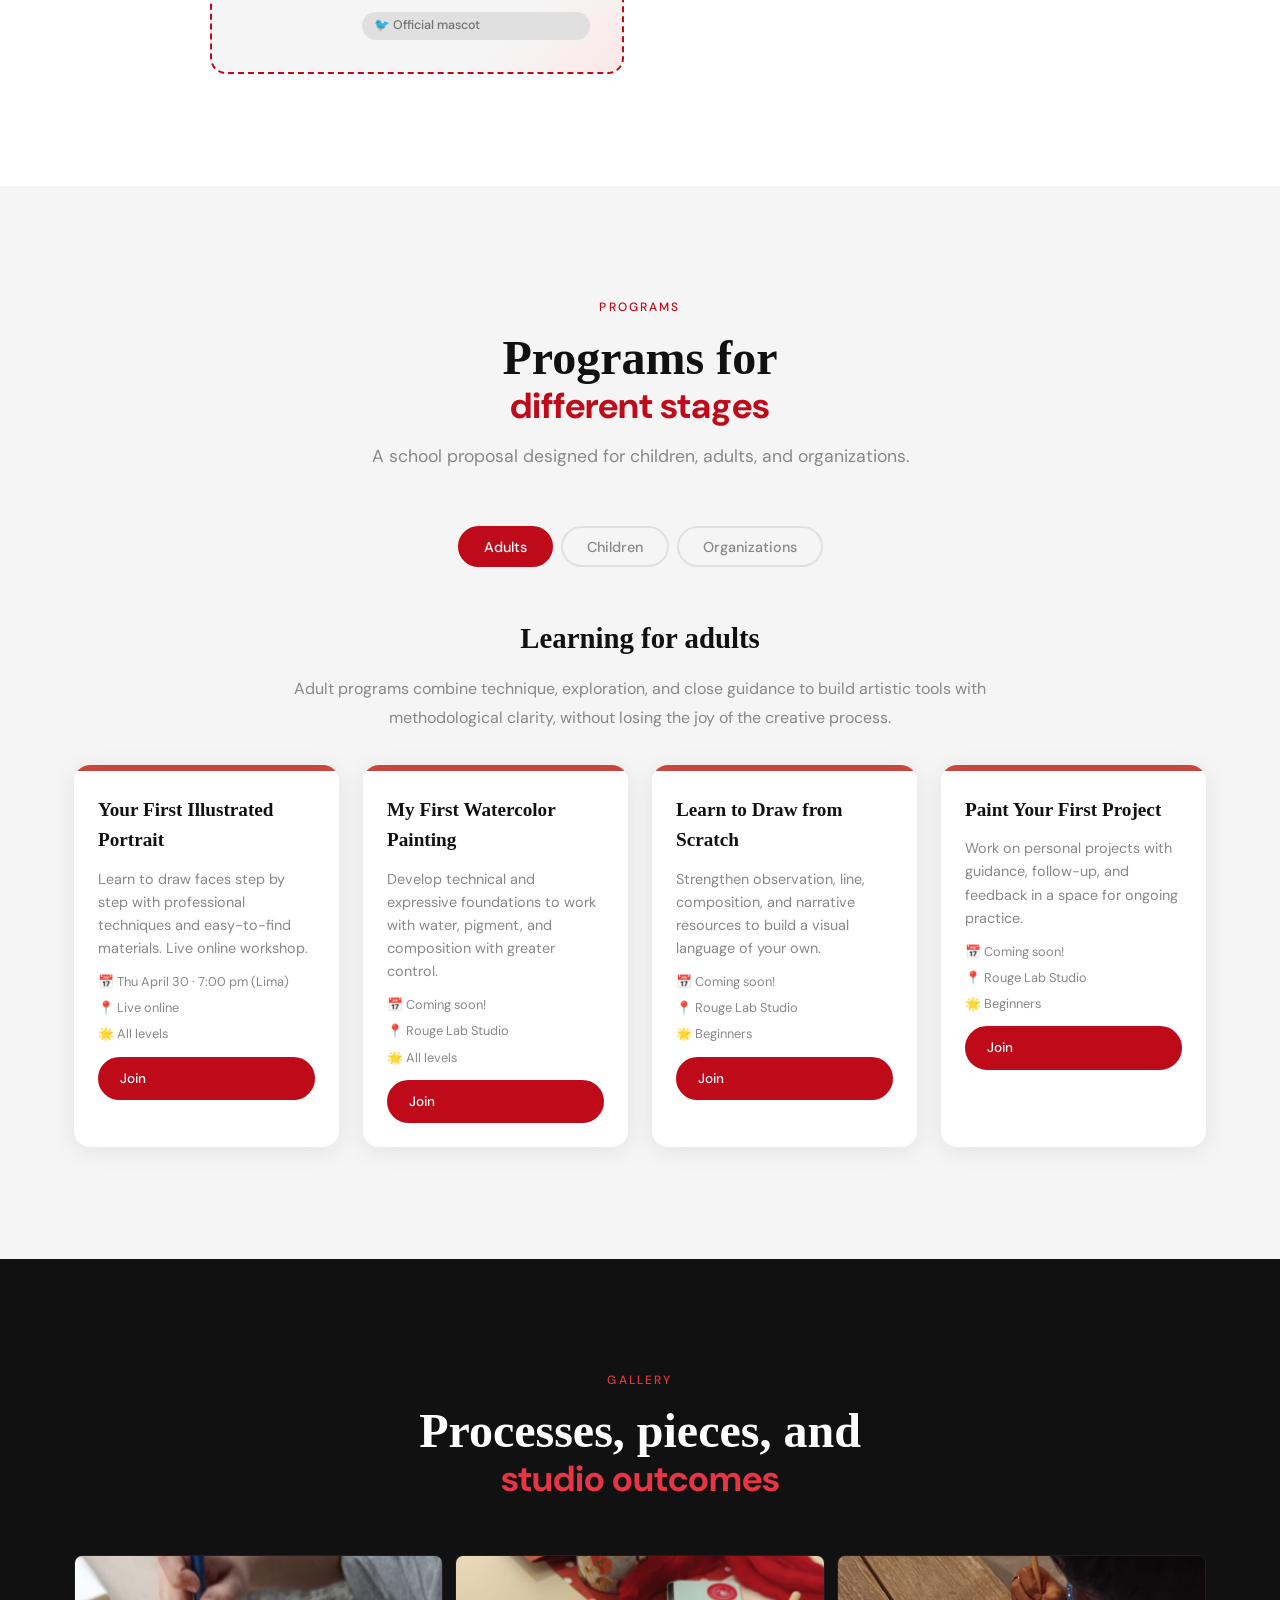
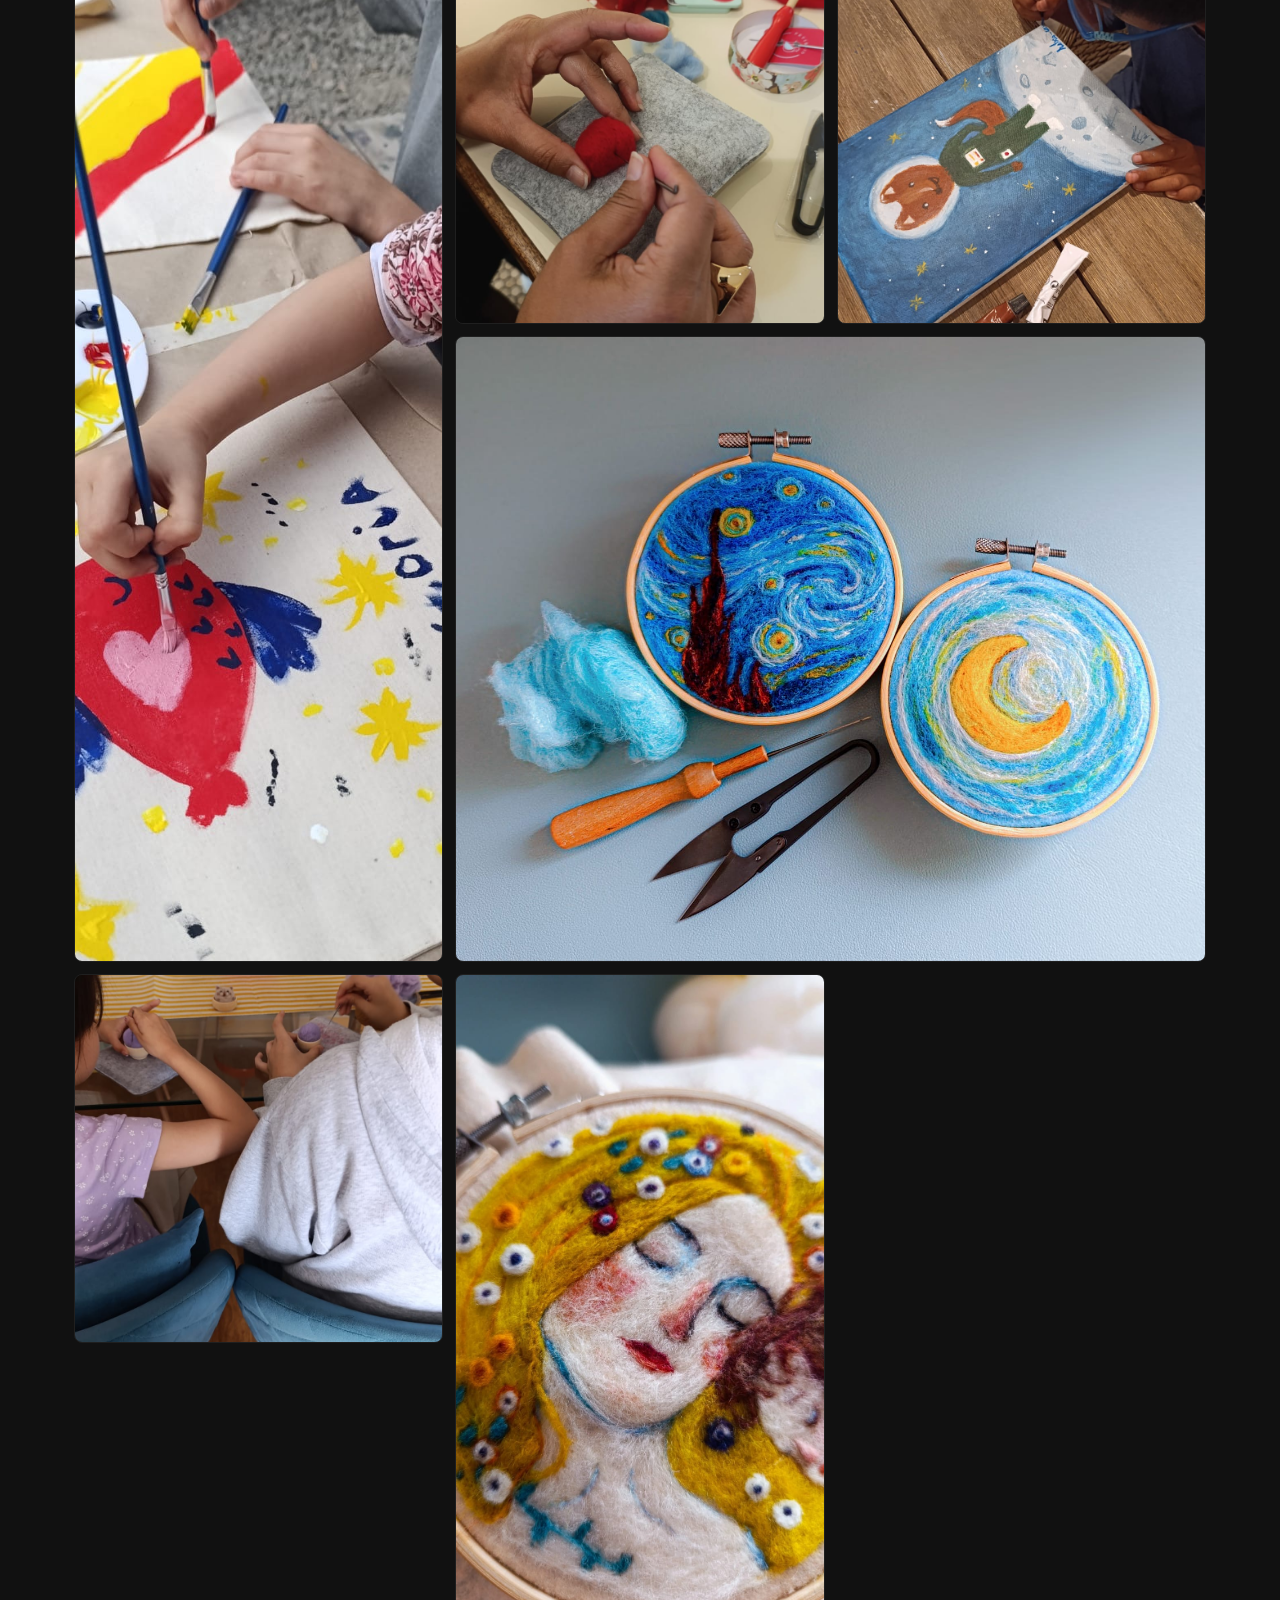
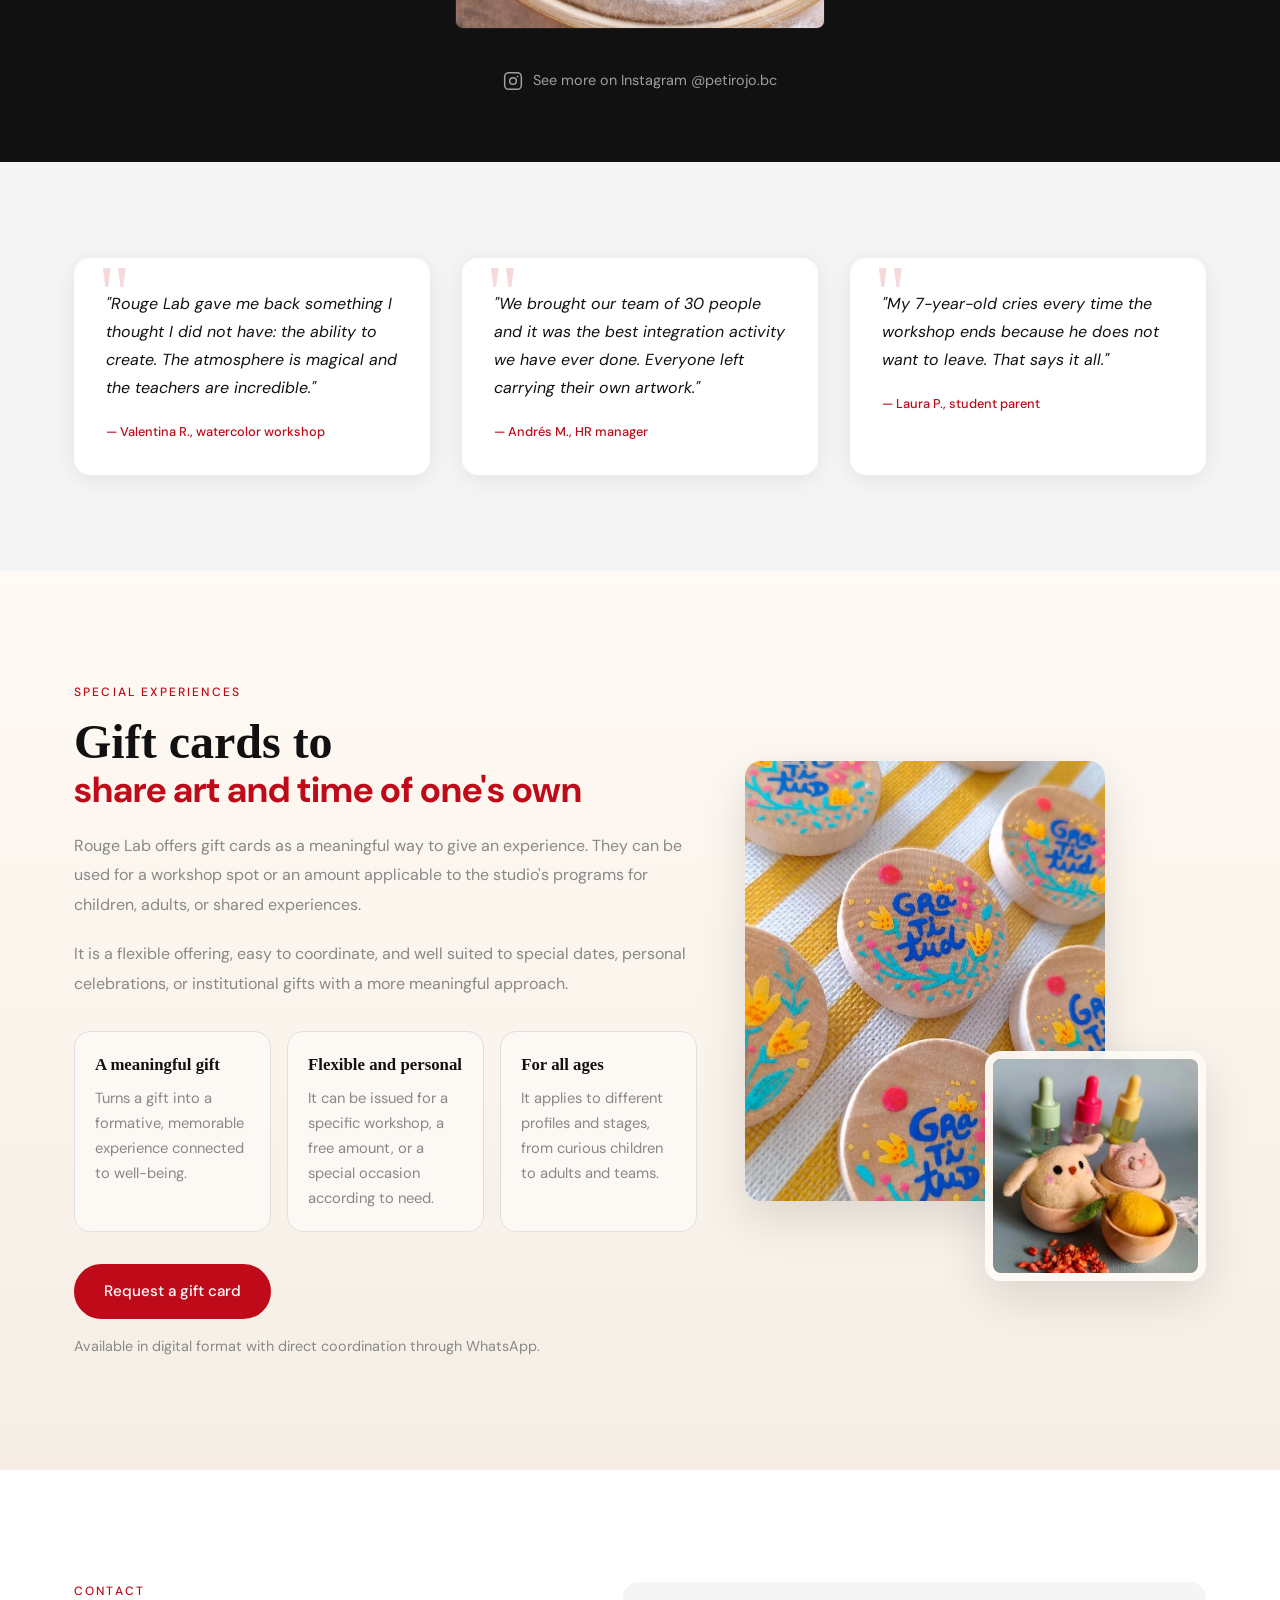
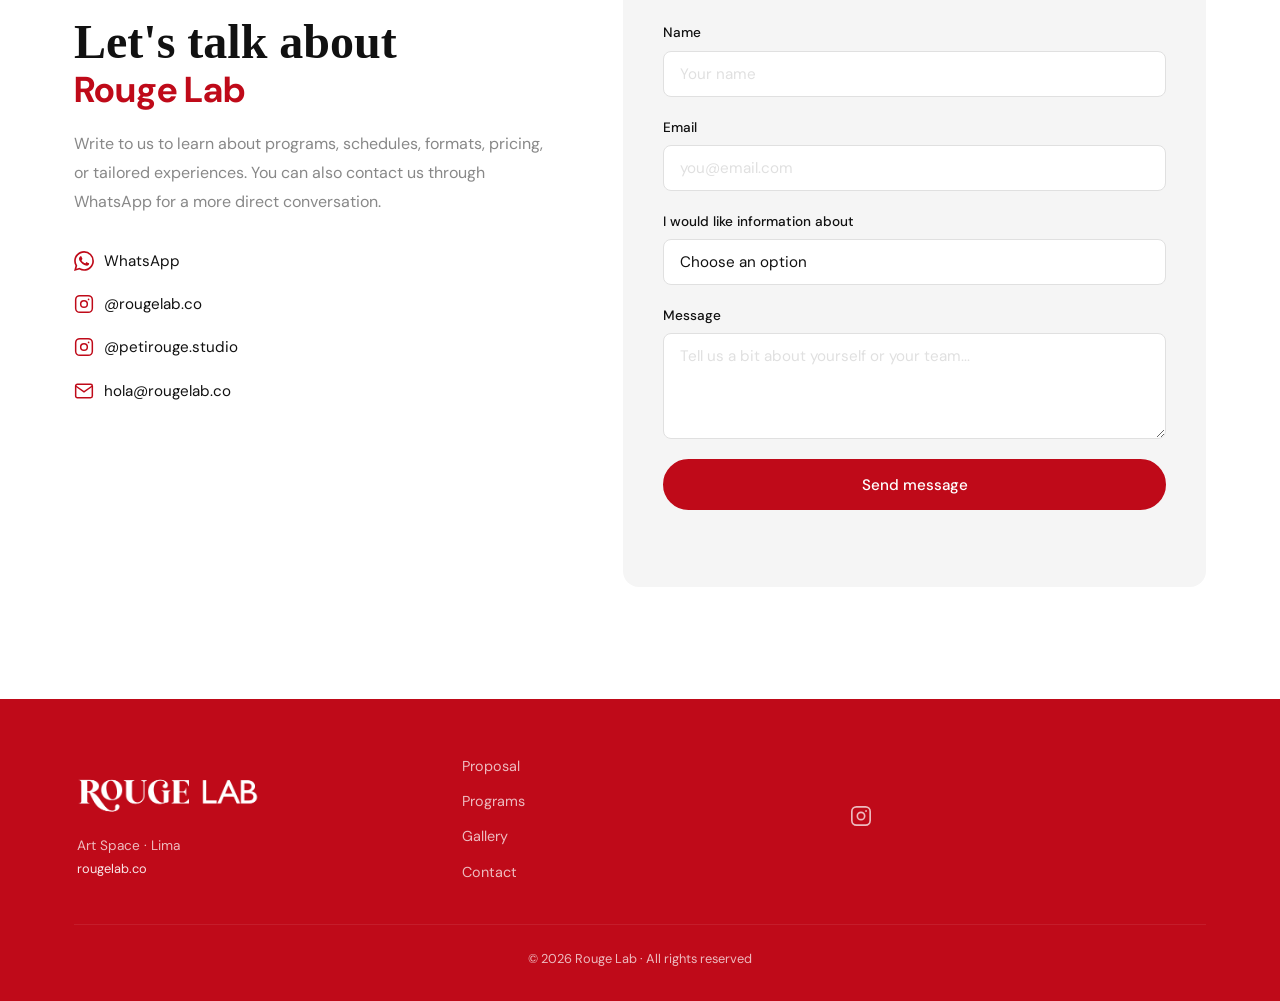
<file: en/index.html>
<!DOCTYPE html>
<html lang="en">
<head>
  <meta charset="UTF-8" />
  <meta name="viewport" content="width=device-width, initial-scale=1.0" />
  <title>Rouge Lab — Art Space in Lima</title>
  <meta name="description" content="Rouge Lab is an art space in Lima where children, adults, and organizations explore, create, and connect through close, thoughtfully designed learning experiences." />
  <link rel="alternate" hreflang="es" href="/" />
  <link rel="alternate" hreflang="en" href="/en/" />
  <link rel="preconnect" href="https://fonts.googleapis.com" />
  <link rel="preconnect" href="https://fonts.gstatic.com" crossorigin />
  <link href="https://fonts.googleapis.com/css2?family=Playfair+Display:ital,wght@0,400;0,700;1,400&family=DM+Sans:wght@300;400;500&display=swap" rel="stylesheet" />
  <link rel="stylesheet" href="../styles.css" />
</head>
<body>

  <nav class="nav" id="nav">
    <a href="#inicio" class="nav__logo" aria-label="Rouge Lab">
      <img src="../img/IMG_1053.PNG" alt="Rouge Lab" class="nav__logo-mark" />
    </a>
    <button class="nav__toggle" id="navToggle" aria-label="Menu">
      <span></span><span></span><span></span>
    </button>
    <ul class="nav__links" id="navLinks">
      <li><a href="#nosotros">Proposal</a></li>
      <li><a href="#talleres">Programs</a></li>
      <li><a href="#talleres">Experiences</a></li>
      <li><span class="nav__placeholder">Virtual classroom</span></li>
      <li><a href="#galeria">Results</a></li>
      <li><a href="#contacto" class="nav__cta">Join us</a></li>
      <li class="nav__lang" aria-label="Language selector">
        <a href="../">ES</a>
        <a href="./" class="is-active" aria-current="page">EN</a>
      </li>
    </ul>
  </nav>

  <section class="hero" id="inicio">
    <div class="hero__bg">
      <div class="hero__shape hero__shape--1"></div>
      <div class="hero__shape hero__shape--2"></div>
      <div class="hero__shape hero__shape--3"></div>
    </div>
    <div class="hero__content">
      <p class="hero__eyebrow">Art Space · Lima</p>
      <h1 class="hero__title">
        Art Workshops<br />
        <em>designed to inspire</em>
      </h1>
      <p class="hero__subtitle">
        Rouge Lab is an art space in Lima where children, adults, and organizations explore, create, and connect through close, thoughtfully designed learning experiences.
      </p>
      <div class="hero__actions">
        <a href="#talleres" class="btn btn--primary">View programs</a>
        <a href="#nosotros" class="btn btn--ghost">Discover the proposal</a>
      </div>
    </div>
    <div class="hero__visual">
      <div class="hero__card hero__card--1">
        <div class="hero__card-img" style="background-color: #c9463d;"></div>
        <span>Guided programs</span>
      </div>
      <div class="hero__card hero__card--2">
        <div class="hero__card-img" style="background-color: #e8c9a0;"></div>
        <span>Close mentorship</span>
      </div>
      <div class="hero__card hero__card--3">
        <div class="hero__card-img" style="background-color: #2c2118;"></div>
        <span>Experiences for organizations</span>
      </div>
    </div>
    <div class="hero__scroll">
      <span>Explore</span>
      <div class="hero__scroll-line"></div>
    </div>
  </section>

  <section class="about" id="nosotros">
    <div class="container">
      <div class="about__grid">
        <div class="about__visual about__visual--corporate">
          <div class="about__feature-card">
            <div class="about__feature-slider" aria-label="Rouge Lab workshops gallery">
              <img src="../img/talleres/2049753c-a8f8-4cf8-a134-66e9a15b67ac.JPG" alt="Participant creating at the Rouge Lab studio" class="about__feature-image about__feature-slide active" loading="lazy" />
              <img src="../img/talleres/710131fc-3ccc-4c96-8515-e1dfbfdd8624.JPG" alt="Group session in a Rouge Lab workshop" class="about__feature-image about__feature-slide" loading="lazy" />
              <img src="../img/talleres/1487d30d-8823-4ec9-9c9c-355a350ff001.JPG" alt="Participants painting at Rouge Lab" class="about__feature-image about__feature-slide" loading="lazy" />
              <img src="../img/talleres/da904399-f6e9-4173-9c25-c521548ea36d.JPG" alt="Artwork created at Rouge Lab" class="about__feature-image about__feature-slide" loading="lazy" />
              <div class="about__feature-dots" aria-hidden="true">
                <span class="about__feature-dot active"></span>
                <span class="about__feature-dot"></span>
                <span class="about__feature-dot"></span>
                <span class="about__feature-dot"></span>
              </div>
            </div>
            <div class="about__feature-summary">
              <article class="about__feature-metric">
                <span class="about__feature-number">+800</span>
                <span class="about__feature-label">students welcomed</span>
              </article>
              <p class="about__feature-copy">A carefully designed studio experience, with close guidance and formats shaped for different stages of life and different contexts.</p>
            </div>
          </div>
          <div class="about__highlights">
            <article class="about__highlight">
              <span class="about__highlight-title">Small groups</span>
              <p>Real space to observe, practice, and receive thoughtful guidance.</p>
            </article>
            <article class="about__highlight">
              <span class="about__highlight-title">Flexible programs</span>
              <p>Workshops for adults, children, and organizations with adaptable formats.</p>
            </article>
          </div>
        </div>
        <div class="about__text">
          <p class="section-eyebrow">Institutional proposal</p>
          <h2 class="section-title">An art space<br /><em>with a human approach</em></h2>
          <p class="about__body">
            Rouge Lab is an art space in Lima where children, adults, and organizations explore, create, and connect through close, thoughtfully designed learning experiences.
          </p>
          <p class="about__body">
            Our proposal combines structure, technique, and freedom to explore. We believe in teaching that offers real tools, respects each person's pace, and understands art as a practice cultivated over time.
          </p>
          <ul class="about__pillars">
            <li>
              <div class="about__pillar-icon">&#9679;</div>
              <div>
                <strong>Close methodology</strong>
                <p>We accompany each process with personal attention and clear goals.</p>
              </div>
            </li>
            <li>
              <div class="about__pillar-icon">&#9679;</div>
              <div>
                <strong>Small groups</strong>
                <p>We work with limited spots to favor follow-up, listening, and quality.</p>
              </div>
            </li>
            <li>
              <div class="about__pillar-icon">&#9679;</div>
              <div>
                <strong>Integrated experience</strong>
                <p>Materials, guidance, and a thoughtful environment so people can focus on learning and creating.</p>
              </div>
            </li>
          </ul>
        </div>
      </div>

      <div class="about__evidence about__evidence--band">
        <div class="about__evidence-head">
          <div>
            <p class="about__evidence-kicker">Learning with impact</p>
            <h3 class="about__evidence-title">Art is also a tool for well-being, learning, and connection.</h3>
          </div>
          <p class="about__evidence-intro">
            Artistic practice does more than build technique. Research links it with benefits in well-being, concentration, learning, and social connection, reinforcing its value as a formative experience throughout life.
          </p>
        </div>
        <div class="about__evidence-grid">
          <article class="about__evidence-card">
            <h3>Well-being and focus</h3>
            <p>Working with materials and hands-on processes supports sustained attention, pause, and emotional regulation.</p>
          </article>
          <article class="about__evidence-card">
            <h3>Active learning</h3>
            <p>Exploration, trial, and practice strengthen autonomy, discernment, and trust in one's own process.</p>
          </article>
          <article class="about__evidence-card">
            <h3>Connection and community</h3>
            <p>Shared art-making encourages conversation, empathy, and belonging in children, adults, and teams.</p>
          </article>
        </div>
      </div>

      <div class="team">
        <p class="section-eyebrow" style="text-align:center; margin-top:5rem;">About us</p>
        <h2 class="section-title" style="text-align:center; margin-bottom:3rem;">The Rouge Lab<br/><em>team</em></h2>
        <div class="team__grid">

          <div class="team__card">
            <div class="team__photo-wrap">
              <img src="../img/mariate.jpg" alt="Teté" class="team__photo team__photo--real" />
              <img src="../img/tete_felt.png" alt="Teté felting" class="team__photo team__photo--felt" />
            </div>
            <div class="team__info">
              <h3 class="team__name">Teté</h3>
              <p class="team__role">Art Director &amp; Co-founder</p>
              <p class="team__bio">Art director and illustrator with experience in creative, editorial, and corporate projects. At Rouge Lab, she leads the educational proposal and the development of experiences where artistic learning meets sensitivity, technique, and close guidance.</p>
              <a href="https://www.instagram.com/petirouge.studio/" target="_blank" rel="noopener" class="team__ig">
                <svg width="16" height="16" viewBox="0 0 24 24" fill="none" stroke="currentColor" stroke-width="1.8"><rect x="2" y="2" width="20" height="20" rx="5"/><circle cx="12" cy="12" r="4"/><circle cx="17.5" cy="6.5" r="1" fill="currentColor" stroke="none"/></svg>
                @petirouge.studio
              </a>
            </div>
          </div>

          <div class="team__card">
            <div class="team__photo-wrap">
              <img src="../img/carlos.jpg" alt="Carlos" class="team__photo team__photo--real" />
              <img src="../img/carlos_felt.png" alt="Carlos felting" class="team__photo team__photo--felt" />
            </div>
            <div class="team__info">
              <h3 class="team__name">Carlos</h3>
              <p class="team__role">Co-founder and Technology Director</p>
              <p class="team__bio">Technology leader and university lecturer, with a track record in management roles at leading companies. At Rouge Lab, he brings a strategic perspective that connects technology, education, and innovation to strengthen the project's growth.</p>
              <a href="https://carlosganoza.com/vcard" target="_blank" rel="noopener" class="team__ig">
                <svg width="16" height="16" viewBox="0 0 24 24" fill="none" stroke="currentColor" stroke-width="1.8"><path d="M10 13a5 5 0 0 0 7.07 0l2.83-2.83a5 5 0 1 0-7.07-7.07L11 4"/><path d="M14 11a5 5 0 0 0-7.07 0L4.1 13.83a5 5 0 1 0 7.07 7.07L13 20"/></svg>
                Contact card
              </a>
            </div>
          </div>

          <div class="team__card team__card--mascot">
            <div class="team__photo-wrap team__photo-wrap--mascot">
              <img src="../img/peti_row.jpg" alt="Peti — Chief Feather Officer" class="team__photo team__photo--mascot" />
            </div>
            <div class="team__info">
              <h3 class="team__name">Peti</h3>
              <p class="team__role">Chief Feather Officer</p>
              <p class="team__bio">No speeches, no salary, just inspiration. Peti is the soul of Rouge Lab: handmade, full of color, and carrying the kind of energy that reminds us why art matters. First graduate of the crochet workshop.</p>
              <span class="team__badge">&#x1F426; Official mascot</span>
            </div>
          </div>

        </div>
      </div>

    </div>
  </section>

  <section class="workshops" id="talleres">
    <div class="container">
      <div class="section-header">
        <p class="section-eyebrow">Programs</p>
        <h2 class="section-title">Programs for<br /><em>different stages</em></h2>
        <p class="section-subtitle">A school proposal designed for children, adults, and organizations.</p>
      </div>

      <div class="workshops__tabs">
        <button class="workshops__tab active" data-tab="adults">Adults</button>
        <button class="workshops__tab" data-tab="kids">Children</button>
        <button class="workshops__tab" data-tab="companies">Organizations</button>
      </div>

      <div class="workshops__panel active" id="tab-adults">
        <div class="workshops__adults-intro">
          <h3>Learning for adults</h3>
          <p>
            Adult programs combine technique, exploration, and close guidance to build artistic tools with methodological clarity, without losing the joy of the creative process.
          </p>
        </div>
        <div class="workshops__grid">
          <div class="workshop-card">
            <div class="workshop-card__color" style="background: #c9463d;"></div>
            <div class="workshop-card__body">
              <h3>Your First Illustrated Portrait</h3>
              <p>Learn to draw faces step by step with professional techniques and easy-to-find materials. Live online workshop.</p>
              <ul class="workshop-card__meta">
                <li>&#128197; Thu April 30 · 7:00 pm (Lima)</li>
                <li>&#128205; Live online</li>
                <li>&#127775; All levels</li>
              </ul>
              <a href="/taller/retrato/en/" class="btn btn--small btn--primary">Join</a>
            </div>
          </div>
          <div class="workshop-card">
            <div class="workshop-card__color" style="background: #c9463d;"></div>
            <div class="workshop-card__body">
              <h3>My First Watercolor Painting</h3>
              <p>Develop technical and expressive foundations to work with water, pigment, and composition with greater control.</p>
              <ul class="workshop-card__meta">
                <li>&#128197; Coming soon!</li>
                <li>&#128205; Rouge Lab Studio</li>
                <li>&#127775; All levels</li>
              </ul>
              <a href="#contacto" class="btn btn--small btn--primary">Join</a>
            </div>
          </div>
          <div class="workshop-card">
            <div class="workshop-card__color" style="background: #c9463d;"></div>
            <div class="workshop-card__body">
              <h3>Learn to Draw from Scratch</h3>
              <p>Strengthen observation, line, composition, and narrative resources to build a visual language of your own.</p>
              <ul class="workshop-card__meta">
                <li>&#128197; Coming soon!</li>
                <li>&#128205; Rouge Lab Studio</li>
                <li>&#127775; Beginners</li>
              </ul>
              <a href="#contacto" class="btn btn--small btn--primary">Join</a>
            </div>
          </div>
          <div class="workshop-card">
            <div class="workshop-card__color" style="background: #c9463d;"></div>
            <div class="workshop-card__body">
              <h3>Paint Your First Project</h3>
              <p>Work on personal projects with guidance, follow-up, and feedback in a space for ongoing practice.</p>
              <ul class="workshop-card__meta">
                <li>&#128197; Coming soon!</li>
                <li>&#128205; Rouge Lab Studio</li>
                <li>&#127775; Beginners</li>
              </ul>
              <a href="#contacto" class="btn btn--small btn--primary">Join</a>
            </div>
          </div>
        </div>
      </div>

      <div class="workshops__panel" id="tab-kids">
        <div class="workshops__kids-hero">
          <div class="workshops__kids-text">
            <h3>Children's art program</h3>
            <p>
              The children's program offers a safe and stimulating space where kids can experiment with color, materials, and different techniques, strengthening creativity, concentration, and personal expression.
            </p>
            <ul class="workshops__kids-list">
              <li><strong>Ages:</strong> 5 to 12</li>
              <li><strong>Groups:</strong> max. 8 children</li>
              <li><strong>Schedule:</strong> Saturdays 9:00 – 11:00 and 14:00 – 16:00</li>
              <li><strong>Format:</strong> monthly with limited spots</li>
            </ul>
            <a href="#contacto" class="btn btn--primary">Reserve a spot</a>
          </div>
          <div class="workshops__kids-visual">
            <img src="../img/talleres/4cf936ca-8962-4713-806b-2a89aa88172f.JPG" alt="Child showing a painting created at Rouge Lab" class="workshops__kids-image" loading="lazy" />
            <div class="workshops__kids-tags">
              <span>Tempura</span>
              <span>Collage</span>
              <span>Clay</span>
              <span>Watercolor</span>
              <span>Printmaking</span>
              <span>Drawing</span>
            </div>
          </div>
        </div>
      </div>

      <div class="workshops__panel" id="tab-companies">
        <div class="workshops__companies">
          <div class="workshops__companies-text">
            <h3>Experiences for organizations</h3>
            <p>
              We design artistic experiences for organizations that want to strengthen bonds, activate creativity, and offer their teams spaces of meaningful well-being.
            </p>
            <p>
              Each proposal adapts to the context of the team and can take place in our studio or at the organization's facilities.
            </p>
          </div>
          <div class="workshops__companies-cards">
            <div class="companies-card">
              <div class="companies-card__icon">&#127775;</div>
              <h4>Creative Team Building</h4>
              <p>Collaborative painting session for groups of 10 to 50 people.</p>
            </div>
            <div class="companies-card">
              <div class="companies-card__icon">&#127775;</div>
              <h4>Well-being Workshop</h4>
              <p>Art-based sessions to reduce stress and promote workplace well-being.</p>
            </div>
            <div class="companies-card">
              <div class="companies-card__icon">&#127775;</div>
              <h4>Brand Event</h4>
              <p>Custom artistic experiences aligned with your organization's identity or campaign.</p>
            </div>
            <div class="companies-card">
              <div class="companies-card__icon">&#127775;</div>
              <h4>Corporate Gifts</h4>
              <p>A framed collective artwork as a keepsake or institutional gift.</p>
            </div>
          </div>
          <a href="#contacto" class="btn btn--primary">Request a proposal</a>
        </div>
      </div>
    </div>
  </section>

  <section class="gallery" id="galeria">
    <div class="container">
      <div class="section-header">
        <p class="section-eyebrow">Gallery</p>
        <h2 class="section-title">Processes, pieces, and<br /><em>studio outcomes</em></h2>
      </div>
    </div>
    <div class="gallery__grid">
      <div class="gallery__item gallery__item--tall">
        <img src="../img/talleres/1487d30d-8823-4ec9-9c9c-355a350ff001.JPG" alt="Children painting a colorful piece at Rouge Lab" class="gallery__image" loading="lazy" />
      </div>
      <div class="gallery__item">
        <img src="../img/talleres/1d75b389-9949-458d-b169-37931965fa81.JPG" alt="Felting process at Rouge Lab" class="gallery__image" loading="lazy" />
      </div>
      <div class="gallery__item">
        <img src="../img/talleres/710131fc-3ccc-4c96-8515-e1dfbfdd8624.JPG" alt="Textile works inspired by the sky created at Rouge Lab" class="gallery__image" loading="lazy" />
      </div>
      <div class="gallery__item gallery__item--wide">
        <img src="../img/talleres/da904399-f6e9-4173-9c25-c521548ea36d.JPG" alt="Floral illustrations created at Rouge Lab" class="gallery__image" loading="lazy" />
      </div>
      <div class="gallery__item">
        <img src="../img/talleres/e0db3ded-92bb-47d5-9224-748b6064883d.JPG" alt="Shared workshop session at Rouge Lab" class="gallery__image" loading="lazy" />
      </div>
      <div class="gallery__item gallery__item--tall">
        <img src="../img/talleres/f56699e2-7bed-45f2-bb6c-44057b0421e8.JPG" alt="Textile portrait created at Rouge Lab" class="gallery__image" loading="lazy" />
      </div>
    </div>
    <div class="gallery__footer">
      <a href="https://www.instagram.com/petirojo.bc/" target="_blank" rel="noopener" class="gallery__instagram">
        <svg width="20" height="20" viewBox="0 0 24 24" fill="none" stroke="currentColor" stroke-width="1.8"><rect x="2" y="2" width="20" height="20" rx="5"/><circle cx="12" cy="12" r="4"/><circle cx="17.5" cy="6.5" r="1" fill="currentColor" stroke="none"/></svg>
        See more on Instagram @petirojo.bc
      </a>
    </div>
  </section>

  <section class="testimonials">
    <div class="container">
      <div class="testimonials__grid">
        <blockquote class="testimonial">
          <p>"Rouge Lab gave me back something I thought I did not have: the ability to create. The atmosphere is magical and the teachers are incredible."</p>
          <footer>— Valentina R., watercolor workshop</footer>
        </blockquote>
        <blockquote class="testimonial">
          <p>"We brought our team of 30 people and it was the best integration activity we have ever done. Everyone left carrying their own artwork."</p>
          <footer>— Andrés M., HR manager</footer>
        </blockquote>
        <blockquote class="testimonial">
          <p>"My 7-year-old cries every time the workshop ends because he does not want to leave. That says it all."</p>
          <footer>— Laura P., student parent</footer>
        </blockquote>
      </div>
    </div>
  </section>

  <section class="giftcard" id="regala">
    <div class="container">
      <div class="giftcard__grid">
        <div class="giftcard__content">
          <p class="section-eyebrow">Special experiences</p>
          <h2 class="section-title">Gift cards to<br /><em>share art and time of one's own</em></h2>
          <p class="giftcard__body">
            Rouge Lab offers gift cards as a meaningful way to give an experience. They can be used for a workshop spot or an amount applicable to the studio's programs for children, adults, or shared experiences.
          </p>
          <p class="giftcard__body">
            It is a flexible offering, easy to coordinate, and well suited to special dates, personal celebrations, or institutional gifts with a more meaningful approach.
          </p>
          <div class="giftcard__reasons">
            <article class="giftcard__reason">
              <h3>A meaningful gift</h3>
              <p>Turns a gift into a formative, memorable experience connected to well-being.</p>
            </article>
            <article class="giftcard__reason">
              <h3>Flexible and personal</h3>
              <p>It can be issued for a specific workshop, a free amount, or a special occasion according to need.</p>
            </article>
            <article class="giftcard__reason">
              <h3>For all ages</h3>
              <p>It applies to different profiles and stages, from curious children to adults and teams.</p>
            </article>
          </div>
          <div class="giftcard__actions">
            <a href="#contacto" class="btn btn--primary">Request a gift card</a>
            <span class="giftcard__note">Available in digital format with direct coordination through WhatsApp.</span>
          </div>
        </div>
        <div class="giftcard__visual">
          <img src="../img/talleres/4be3f8bb-c95b-4450-a2a8-bf1559002125.JPG" alt="Hand-painted gift cards at Rouge Lab" class="giftcard__image giftcard__image--main" loading="lazy" />
          <img src="../img/talleres/8ba4084d-997b-44ff-909c-968a8f6ca23a.JPG" alt="Handmade textile heart detail" class="giftcard__image giftcard__image--accent" loading="lazy" />
        </div>
      </div>
    </div>
  </section>

  <section class="contact" id="contacto">
    <div class="container">
      <div class="contact__grid">
        <div class="contact__info">
          <p class="section-eyebrow">Contact</p>
          <h2 class="section-title">Let's talk about<br /><em>Rouge Lab</em></h2>
          <p class="contact__body">Write to us to learn about programs, schedules, formats, pricing, or tailored experiences. You can also contact us through WhatsApp for a more direct conversation.</p>
          <ul class="contact__links">
            <li>
              <a href="https://wa.me/51987142146" target="_blank" rel="noopener">
                <svg width="20" height="20" viewBox="0 0 24 24" fill="currentColor"><path d="M17.472 14.382c-.297-.149-1.758-.867-2.03-.967-.273-.099-.471-.148-.67.15-.197.297-.767.966-.94 1.164-.173.199-.347.223-.644.075-.297-.15-1.255-.463-2.39-1.475-.883-.788-1.48-1.761-1.653-2.059-.173-.297-.018-.458.13-.606.134-.133.298-.347.446-.52.149-.174.198-.298.298-.497.099-.198.05-.371-.025-.52-.075-.149-.669-1.612-.916-2.207-.242-.579-.487-.5-.669-.51-.173-.008-.371-.01-.57-.01-.198 0-.52.074-.792.372-.272.297-1.04 1.016-1.04 2.479 0 1.462 1.065 2.875 1.213 3.074.149.198 2.096 3.2 5.077 4.487.709.306 1.262.489 1.694.625.712.227 1.36.195 1.871.118.571-.085 1.758-.719 2.006-1.413.248-.694.248-1.289.173-1.413-.074-.124-.272-.198-.57-.347m-5.421 7.403h-.004a9.87 9.87 0 01-5.031-1.378l-.361-.214-3.741.982.998-3.648-.235-.374a9.86 9.86 0 01-1.51-5.26c.001-5.45 4.436-9.884 9.888-9.884 2.64 0 5.122 1.03 6.988 2.898a9.825 9.825 0 012.893 6.994c-.003 5.45-4.437 9.884-9.885 9.884m8.413-18.297A11.815 11.815 0 0012.05 0C5.495 0 .16 5.335.157 11.892c0 2.096.547 4.142 1.588 5.945L.057 24l6.305-1.654a11.882 11.882 0 005.683 1.448h.005c6.554 0 11.89-5.335 11.893-11.893a11.821 11.821 0 00-3.48-8.413z"/></svg>
                WhatsApp
              </a>
            </li>
            <li>
              <a href="https://www.instagram.com/rougelab.co/" target="_blank" rel="noopener">
                <svg width="20" height="20" viewBox="0 0 24 24" fill="none" stroke="currentColor" stroke-width="1.8"><rect x="2" y="2" width="20" height="20" rx="5"/><circle cx="12" cy="12" r="4"/><circle cx="17.5" cy="6.5" r="1" fill="currentColor" stroke="none"/></svg>
                @rougelab.co
              </a>
            </li>
            <li>
              <a href="https://www.instagram.com/petirouge.studio/" target="_blank" rel="noopener">
                <svg width="20" height="20" viewBox="0 0 24 24" fill="none" stroke="currentColor" stroke-width="1.8"><rect x="2" y="2" width="20" height="20" rx="5"/><circle cx="12" cy="12" r="4"/><circle cx="17.5" cy="6.5" r="1" fill="currentColor" stroke="none"/></svg>
                @petirouge.studio
              </a>
            </li>
            <li>
              <a href="mailto:hola@rougelab.co">
                <svg width="20" height="20" viewBox="0 0 24 24" fill="none" stroke="currentColor" stroke-width="1.8"><path d="M4 4h16c1.1 0 2 .9 2 2v12c0 1.1-.9 2-2 2H4c-1.1 0-2-.9-2-2V6c0-1.1.9-2 2-2z"/><polyline points="22,6 12,13 2,6"/></svg>
                hola@rougelab.co
              </a>
            </li>
          </ul>
        </div>
        <form class="contact__form" id="contactForm" novalidate>
          <div class="form-group">
            <label for="name">Name</label>
            <input type="text" id="name" name="name" placeholder="Your name" required />
          </div>
          <div class="form-group">
            <label for="email">Email</label>
            <input type="email" id="email" name="email" placeholder="you@email.com" required />
          </div>
          <div class="form-group">
            <label for="interest">I would like information about</label>
            <select id="interest" name="interest">
              <option value="">Choose an option</option>
              <option value="adults">Adult program</option>
              <option value="kids">Children's program</option>
              <option value="companies">Experiences for organizations</option>
              <option value="giftcard">Gift card / Gift a workshop</option>
            </select>
          </div>
          <div class="form-group">
            <label for="message">Message</label>
            <textarea id="message" name="message" rows="4" placeholder="Tell us a bit about yourself or your team..."></textarea>
          </div>
          <button type="submit" class="btn btn--primary btn--full">Send message</button>
          <p class="form-success" id="formSuccess" aria-live="polite"></p>
        </form>
      </div>
    </div>
  </section>

  <footer class="footer">
    <div class="container">
      <div class="footer__grid">
        <div class="footer__brand">
          <p class="footer__logo"><img src="../img/IMG_1053.PNG" alt="Rouge Lab" class="footer__logo-mark" /></p>
          <p class="footer__tagline">Art Space · Lima</p>
          <p class="footer__domain">rougelab.co</p>
        </div>
        <nav class="footer__nav">
          <a href="#nosotros">Proposal</a>
          <a href="#talleres">Programs</a>
          <a href="#galeria">Gallery</a>
          <a href="#contacto">Contact</a>
        </nav>
        <div class="footer__social">
          <a href="https://www.instagram.com/rougelab.co/" target="_blank" rel="noopener" aria-label="Instagram rougelab.co">
            <svg width="22" height="22" viewBox="0 0 24 24" fill="none" stroke="currentColor" stroke-width="1.8"><rect x="2" y="2" width="20" height="20" rx="5"/><circle cx="12" cy="12" r="4"/><circle cx="17.5" cy="6.5" r="1" fill="currentColor" stroke="none"/></svg>
          </a>
        </div>
      </div>
      <div class="footer__bottom">
        <p>© 2026 Rouge Lab · All rights reserved</p>
      </div>
    </div>
  </footer>

  <!-- PROMO MODAL -->
  <div class="promo-overlay" id="promoOverlay">
    <div class="promo">
      <div class="promo__accent"></div>
      <button class="promo__close" aria-label="Close">&times;</button>
      <span class="promo__badge">New workshop</span>
      <h2 class="promo__title">Your First Illustrated Portrait</h2>
      <p class="promo__subtitle">Online workshop for beginners. Learn to interpret features and build a non-realistic style step by step.</p>
      <div class="promo__details">
        <span class="promo__detail"><span class="promo__detail-icon">🎨</span> Live online</span>
        <span class="promo__detail"><span class="promo__detail-icon">⏱️</span> 60 minutes</span>
        <span class="promo__detail"><span class="promo__detail-icon">📅</span> Thu 30 · 7:00 pm (Lima time)</span>
      </div>
      <div class="promo__pricing">
        <span class="promo__price-old">S/ 149</span>
        <span class="promo__price-new">S/ 30</span>
        <span class="promo__discount-tag">-80%</span>
        <button class="promo__currency-toggle">View in US$</button>
      </div>
      <p class="promo__urgency">Limited-time offer</p>
      <div class="promo__countdown" id="promoCountdown">
        <div class="promo__countdown-unit"><span class="promo__countdown-number" data-cd="d">00</span><span class="promo__countdown-label">days</span></div>
        <span class="promo__countdown-sep">:</span>
        <div class="promo__countdown-unit"><span class="promo__countdown-number" data-cd="h">00</span><span class="promo__countdown-label">hrs</span></div>
        <span class="promo__countdown-sep">:</span>
        <div class="promo__countdown-unit"><span class="promo__countdown-number" data-cd="m">00</span><span class="promo__countdown-label">min</span></div>
        <span class="promo__countdown-sep">:</span>
        <div class="promo__countdown-unit"><span class="promo__countdown-number" data-cd="s">00</span><span class="promo__countdown-label">sec</span></div>
      </div>
      <a href="/taller/retrato/en/" class="promo__cta">Sign me up</a>
      <button class="promo__dismiss">I'll take the workshop later</button>
      <p class="promo__footer">Join the Rouge community · Limited spots</p>
    </div>
  </div>

  <script src="../main.js"></script>
</body>
</html>
</file>
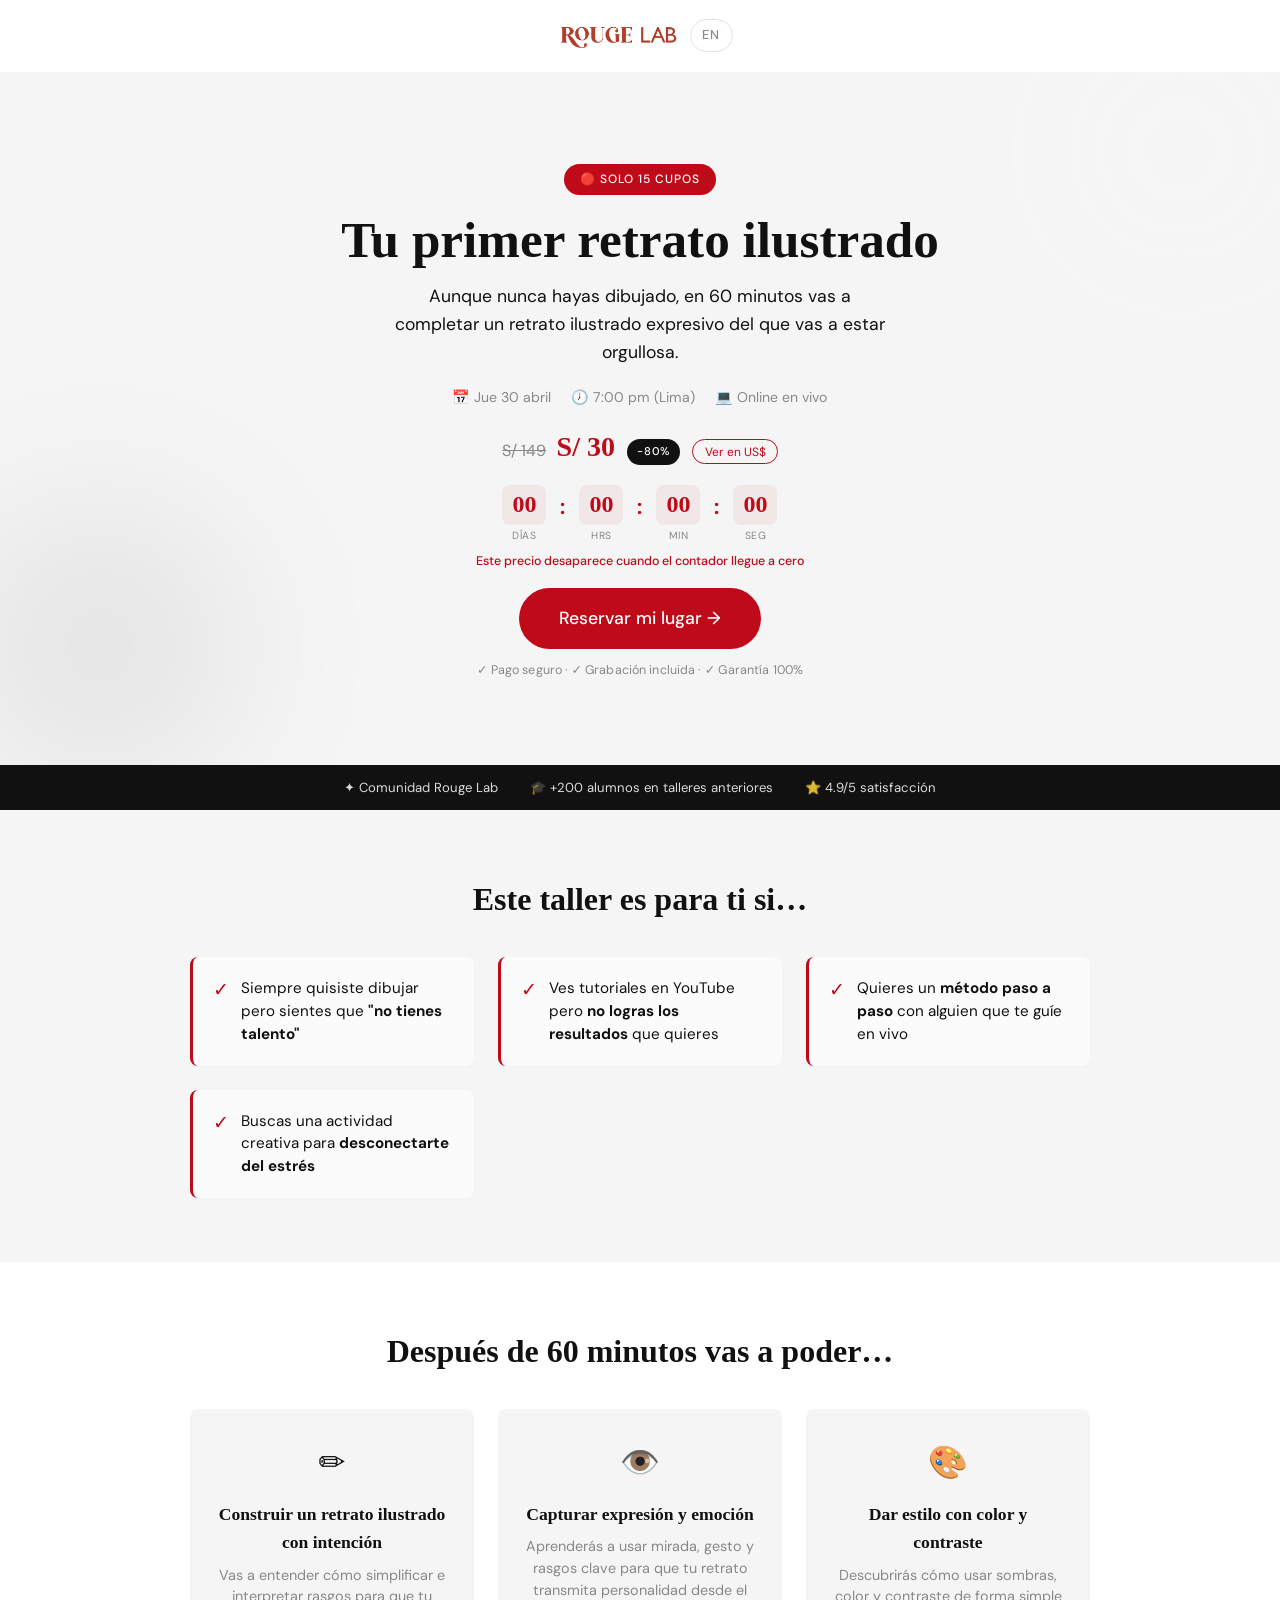
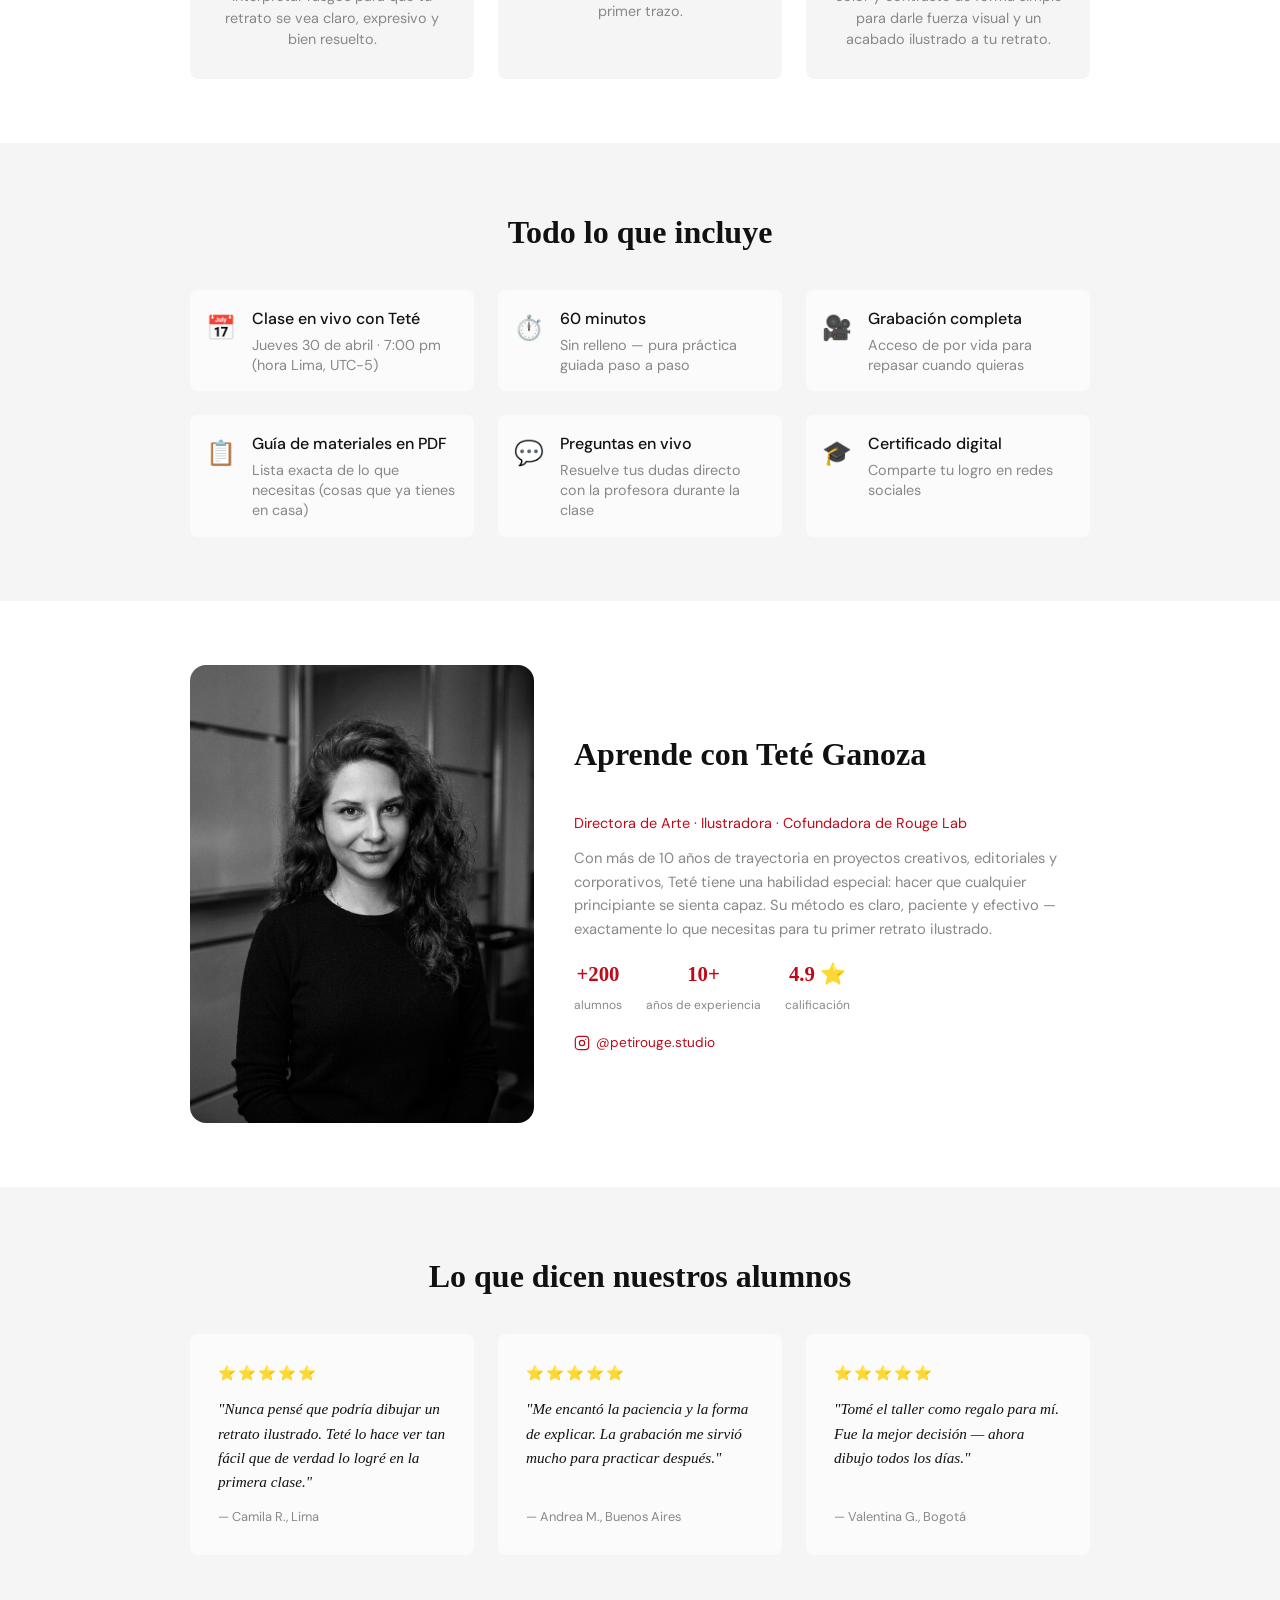
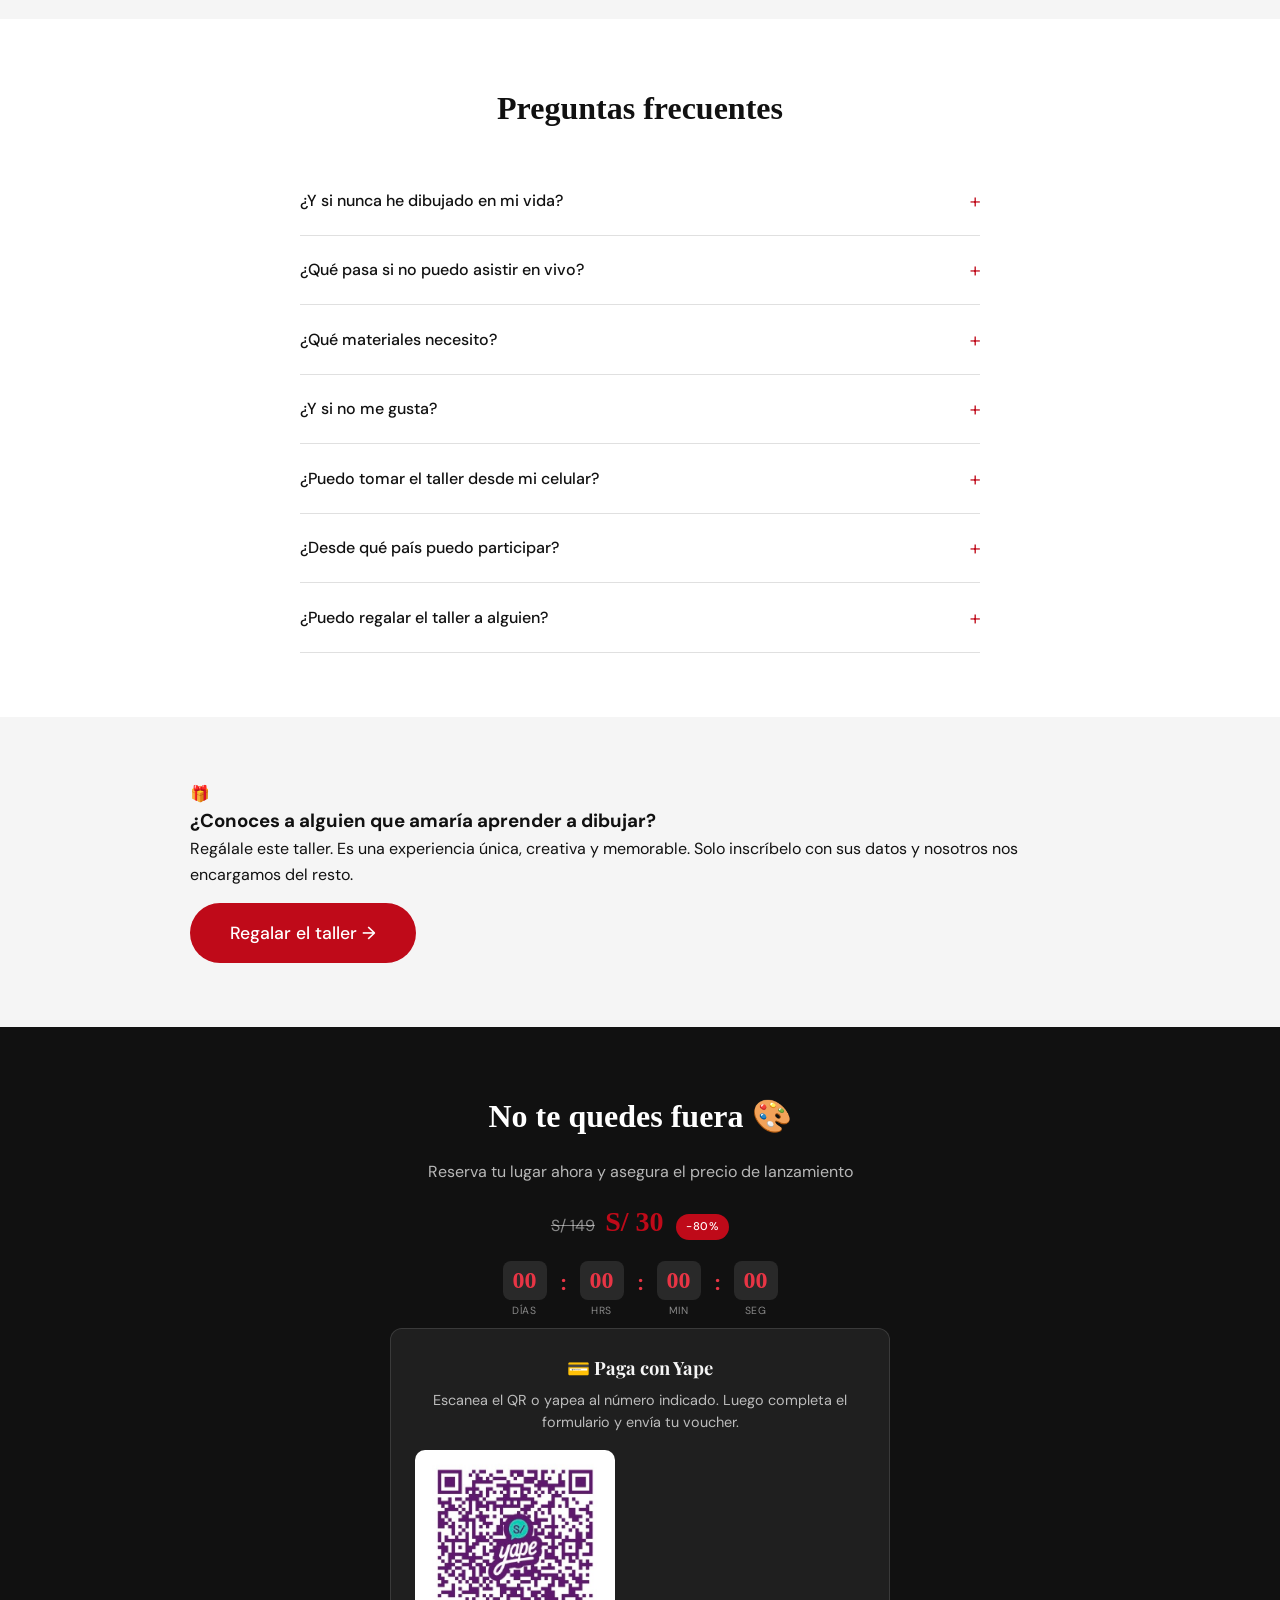
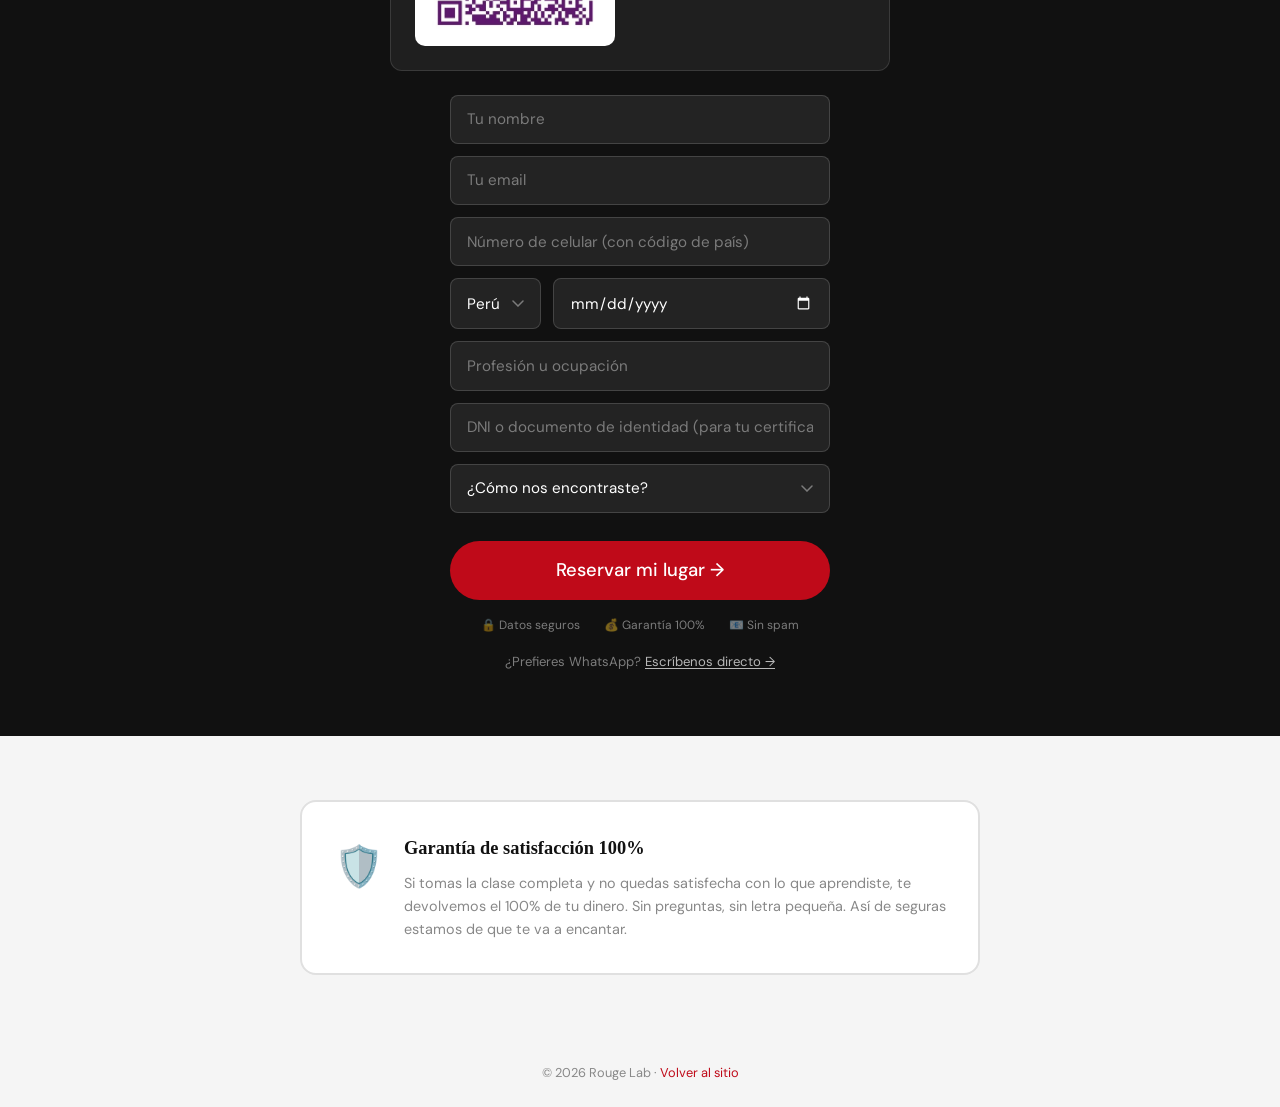
<file: taller/retrato/index.html>
<!DOCTYPE html>
<html lang="es">
<head>
  <meta charset="UTF-8" />
  <meta name="viewport" content="width=device-width, initial-scale=1.0" />
  <title>Tu primer retrato ilustrado — Taller online · Rouge Lab</title>
  <meta name="description" content="Taller online de retrato ilustrado para principiantes. Aprende a interpretar rasgos y construir un estilo no realista paso a paso con técnicas profesionales y materiales fáciles de conseguir. Jueves 30 · 7:00 pm hora Lima." />
  <meta property="og:title" content="Tu primer retrato ilustrado — Taller online con Teté" />
  <meta property="og:description" content="60 min en vivo · Principiantes · S/ 30 (antes S/ 149) · Cupos limitados" />
  <meta property="og:type" content="website" />
  <link rel="preconnect" href="https://fonts.googleapis.com" />
  <link rel="preconnect" href="https://fonts.gstatic.com" crossorigin />
  <link href="https://fonts.googleapis.com/css2?family=Playfair+Display:ital,wght@0,400;0,700;1,400&family=DM+Sans:wght@300;400;500&display=swap" rel="stylesheet" />
  <link rel="stylesheet" href="../../styles.css" />
</head>
<body>

  <!-- NAV minimal -->
  <nav class="nav lp-nav" id="nav">
    <a href="/" class="nav__logo" aria-label="Rouge Lab">
      <img src="../../img/IMG_1053.PNG" alt="Rouge Lab" class="nav__logo-mark" />
    </a>
    <a href="/taller/retrato/en/" class="lp-lang-switch">EN</a>
  </nav>

  <!-- HERO — Pain → Promise -->
  <section class="lp-hero">
    <div class="lp-hero__bg">
      <div class="hero__shape hero__shape--1"></div>
      <div class="hero__shape hero__shape--2"></div>
    </div>
    <div class="lp-hero__content">
      <span class="promo__badge">🔴 Solo 15 cupos</span>
      <h1 class="lp-hero__title">Tu primer retrato ilustrado</h1>
      <p class="lp-hero__sub-promise">Aunque nunca hayas dibujado, en 60 minutos vas a completar un retrato ilustrado expresivo del que vas a estar orgullosa.</p>

      <div class="lp-hero__meta">
        <span>📅 Jue 30 abril</span>
        <span>🕖 7:00 pm (Lima)</span>
        <span>💻 Online en vivo</span>
      </div>

      <div class="lp-hero__pricing">
        <span class="promo__price-old">S/ 149</span>
        <span class="promo__price-new">S/ 30</span>
        <span class="promo__discount-tag">-80%</span>
        <button class="promo__currency-toggle">Ver en US$</button>
      </div>

      <div class="promo__countdown lp-countdown" id="promoCountdown">
        <div class="promo__countdown-unit"><span class="promo__countdown-number" data-cd="d">00</span><span class="promo__countdown-label">días</span></div>
        <span class="promo__countdown-sep">:</span>
        <div class="promo__countdown-unit"><span class="promo__countdown-number" data-cd="h">00</span><span class="promo__countdown-label">hrs</span></div>
        <span class="promo__countdown-sep">:</span>
        <div class="promo__countdown-unit"><span class="promo__countdown-number" data-cd="m">00</span><span class="promo__countdown-label">min</span></div>
        <span class="promo__countdown-sep">:</span>
        <div class="promo__countdown-unit"><span class="promo__countdown-number" data-cd="s">00</span><span class="promo__countdown-label">seg</span></div>
      </div>
      <p class="promo__urgency">Este precio desaparece cuando el contador llegue a cero</p>

      <a href="#inscripcion" class="lp-hero__cta lp-pulse">Reservar mi lugar →</a>
      <p class="lp-hero__microcopy">✓ Pago seguro · ✓ Grabación incluida · ✓ Garantía 100%</p>
    </div>
  </section>

  <!-- SOCIAL PROOF BAR -->
  <div class="lp-proof-bar">
    <div class="lp-container lp-proof-bar__inner">
      <span>✦ Comunidad Rouge Lab</span>
      <span>🎓 +200 alumnos en talleres anteriores</span>
      <span>⭐ 4.9/5 satisfacción</span>
    </div>
  </div>

  <!-- PARA TI SI... (Identity-based targeting) -->
  <section class="lp-section lp-fortiyou">
    <div class="lp-container">
      <h2 class="lp-section__title">Este taller es para ti si…</h2>
      <div class="lp-grid lp-grid--2">
        <div class="lp-check-item">
          <span class="lp-check">✓</span>
          <p>Siempre quisiste dibujar pero sientes que <strong>"no tienes talento"</strong></p>
        </div>
        <div class="lp-check-item">
          <span class="lp-check">✓</span>
          <p>Ves tutoriales en YouTube pero <strong>no logras los resultados</strong> que quieres</p>
        </div>
        <div class="lp-check-item">
          <span class="lp-check">✓</span>
          <p>Quieres un <strong>método paso a paso</strong> con alguien que te guíe en vivo</p>
        </div>
        <div class="lp-check-item">
          <span class="lp-check">✓</span>
          <p>Buscas una actividad creativa para <strong>desconectarte del estrés</strong></p>
        </div>
      </div>
    </div>
  </section>

  <!-- QUÉ VAS A LOGRAR (Outcome-oriented, not feature-oriented) -->
  <section class="lp-section lp-learn">
    <div class="lp-container">
      <h2 class="lp-section__title">Después de 60 minutos vas a poder…</h2>
      <div class="lp-grid lp-grid--3">
        <div class="lp-card">
          <span class="lp-card__icon">✏️</span>
          <h3 class="lp-card__title">Construir un retrato ilustrado con intención</h3>
          <p class="lp-card__text">Vas a entender cómo simplificar e interpretar rasgos para que tu retrato se vea claro, expresivo y bien resuelto.</p>
        </div>
        <div class="lp-card">
          <span class="lp-card__icon">👁️</span>
          <h3 class="lp-card__title">Capturar expresión y emoción</h3>
          <p class="lp-card__text">Aprenderás a usar mirada, gesto y rasgos clave para que tu retrato transmita personalidad desde el primer trazo.</p>
        </div>
        <div class="lp-card">
          <span class="lp-card__icon">🎨</span>
          <h3 class="lp-card__title">Dar estilo con color y contraste</h3>
          <p class="lp-card__text">Descubrirás cómo usar sombras, color y contraste de forma simple para darle fuerza visual y un acabado ilustrado a tu retrato.</p>
        </div>
      </div>
    </div>
  </section>

  <!-- DETALLES + lo que incluye -->
  <section class="lp-section lp-details">
    <div class="lp-container">
      <h2 class="lp-section__title">Todo lo que incluye</h2>
      <div class="lp-grid lp-grid--2">
        <div class="lp-detail">
          <span class="lp-detail__icon">📅</span>
          <div>
            <strong>Clase en vivo con Teté</strong>
            <p>Jueves 30 de abril · 7:00 pm (hora Lima, UTC-5)</p>
          </div>
        </div>
        <div class="lp-detail">
          <span class="lp-detail__icon">⏱️</span>
          <div>
            <strong>60 minutos</strong>
            <p>Sin relleno — pura práctica guiada paso a paso</p>
          </div>
        </div>
        <div class="lp-detail">
          <span class="lp-detail__icon">🎥</span>
          <div>
            <strong>Grabación completa</strong>
            <p>Acceso de por vida para repasar cuando quieras</p>
          </div>
        </div>
        <div class="lp-detail">
          <span class="lp-detail__icon">📋</span>
          <div>
            <strong>Guía de materiales en PDF</strong>
            <p>Lista exacta de lo que necesitas (cosas que ya tienes en casa)</p>
          </div>
        </div>
        <div class="lp-detail">
          <span class="lp-detail__icon">💬</span>
          <div>
            <strong>Preguntas en vivo</strong>
            <p>Resuelve tus dudas directo con la profesora durante la clase</p>
          </div>
        </div>
        <div class="lp-detail">
          <span class="lp-detail__icon">🎓</span>
          <div>
            <strong>Certificado digital</strong>
            <p>Comparte tu logro en redes sociales</p>
          </div>
        </div>
      </div>
    </div>
  </section>

  <!-- PROFESORA (Authority) -->
  <section class="lp-section lp-teacher">
    <div class="lp-container">
      <div class="lp-teacher__grid">
        <div class="lp-teacher__photo-wrap">
          <img src="../../img/mariate.jpg" alt="Teté — Profesora" class="lp-teacher__photo" />
        </div>
        <div class="lp-teacher__info">
          <h2 class="lp-section__title lp-teacher__heading">Aprende con Teté Ganoza</h2>
          <p class="lp-teacher__role">Directora de Arte · Ilustradora · Cofundadora de Rouge Lab</p>
          <p class="lp-teacher__bio">Con más de 10 años de trayectoria en proyectos creativos, editoriales y corporativos, Teté tiene una habilidad especial: hacer que cualquier principiante se sienta capaz. Su método es claro, paciente y efectivo — exactamente lo que necesitas para tu primer retrato ilustrado.</p>
          <div class="lp-teacher__stats">
            <div class="lp-teacher__stat">
              <strong>+200</strong>
              <span>alumnos</span>
            </div>
            <div class="lp-teacher__stat">
              <strong>10+</strong>
              <span>años de experiencia</span>
            </div>
            <div class="lp-teacher__stat">
              <strong>4.9 ⭐</strong>
              <span>calificación</span>
            </div>
          </div>
          <a href="https://www.instagram.com/petirouge.studio/" target="_blank" rel="noopener" class="lp-teacher__ig">
            <svg width="16" height="16" viewBox="0 0 24 24" fill="none" stroke="currentColor" stroke-width="1.8"><rect x="2" y="2" width="20" height="20" rx="5"/><circle cx="12" cy="12" r="4"/><circle cx="17.5" cy="6.5" r="1" fill="currentColor" stroke="none"/></svg>
            @petirouge.studio
          </a>
        </div>
      </div>
    </div>
  </section>

  <!-- TESTIMONIOS (Social proof) -->
  <section class="lp-section lp-testimonials">
    <div class="lp-container">
      <h2 class="lp-section__title">Lo que dicen nuestros alumnos</h2>
      <div class="lp-grid lp-grid--3">
        <div class="lp-testimonial">
          <div class="lp-testimonial__stars">⭐⭐⭐⭐⭐</div>
          <p class="lp-testimonial__text">"Nunca pensé que podría dibujar un retrato ilustrado. Teté lo hace ver tan fácil que de verdad lo logré en la primera clase."</p>
          <span class="lp-testimonial__author">— Camila R., Lima</span>
        </div>
        <div class="lp-testimonial">
          <div class="lp-testimonial__stars">⭐⭐⭐⭐⭐</div>
          <p class="lp-testimonial__text">"Me encantó la paciencia y la forma de explicar. La grabación me sirvió mucho para practicar después."</p>
          <span class="lp-testimonial__author">— Andrea M., Buenos Aires</span>
        </div>
        <div class="lp-testimonial">
          <div class="lp-testimonial__stars">⭐⭐⭐⭐⭐</div>
          <p class="lp-testimonial__text">"Tomé el taller como regalo para mí. Fue la mejor decisión — ahora dibujo todos los días."</p>
          <span class="lp-testimonial__author">— Valentina G., Bogotá</span>
        </div>
      </div>
    </div>
  </section>

  <!-- FAQ (Objection handling) -->
  <section class="lp-section lp-faq">
    <div class="lp-container">
      <h2 class="lp-section__title">Preguntas frecuentes</h2>
      <div class="lp-faq__list">
        <details class="lp-faq__item">
          <summary>¿Y si nunca he dibujado en mi vida?</summary>
          <p>¡Perfecto! Este taller está diseñado desde cero. No necesitas experiencia previa — solo ganas de intentarlo.</p>
        </details>
        <details class="lp-faq__item">
          <summary>¿Qué pasa si no puedo asistir en vivo?</summary>
          <p>Recibes la grabación completa con acceso de por vida. Puedes verla cuantas veces quieras, a tu ritmo.</p>
        </details>
        <details class="lp-faq__item">
          <summary>¿Qué materiales necesito?</summary>
          <p>Un lápiz 2B, borrador, lápices de colores y papel bond o de sketch. Son cosas que probablemente ya tienes en casa. Te enviaremos una guía detallada al inscribirte.</p>
        </details>
        <details class="lp-faq__item">
          <summary>¿Y si no me gusta?</summary>
          <p>Tienes garantía 100%. Si terminas la clase y no quedas satisfecha, te devolvemos tu dinero sin preguntas.</p>
        </details>
        <details class="lp-faq__item">
          <summary>¿Puedo tomar el taller desde mi celular?</summary>
          <p>Sí, pero recomendamos una tablet o computadora para ver mejor los detalles del dibujo.</p>
        </details>
        <details class="lp-faq__item">
          <summary>¿Desde qué país puedo participar?</summary>
          <p>Desde cualquier lugar del mundo. La clase es a las 7:00 pm hora de Lima (UTC-5). Puedes cambiar el precio a dólares en esta misma página.</p>
        </details>
        <details class="lp-faq__item">
          <summary>¿Puedo regalar el taller a alguien?</summary>
          <p>¡Sí! Es un regalo perfecto. Al inscribirte solo pon los datos de la persona que tomará el taller. Le enviaremos toda la info por email y WhatsApp.</p>
        </details>
      </div>
    </div>
  </section>

  <!-- REGÁLALO -->
  <section class="lp-section lp-gift">
    <div class="lp-container lp-gift__box">
      <span class="lp-gift__icon">🎁</span>
      <div class="lp-gift__content">
        <h3 class="lp-gift__title">¿Conoces a alguien que amaría aprender a dibujar?</h3>
        <p class="lp-gift__text">Regálale este taller. Es una experiencia única, creativa y memorable. Solo inscríbelo con sus datos y nosotros nos encargamos del resto.</p>
        <a href="#inscripcion" class="lp-hero__cta lp-gift__btn">Regalar el taller →</a>
      </div>
    </div>
  </section>

  <!-- INSCRIPCIÓN — Google Forms embed + CTA -->
  <section class="lp-section lp-cta-section" id="inscripcion">
    <div class="lp-container lp-cta-box">
      <h2 class="lp-cta-box__title">No te quedes fuera 🎨</h2>
      <p class="lp-cta-box__sub">Reserva tu lugar ahora y asegura el precio de lanzamiento</p>

      <div class="lp-hero__pricing">
        <span class="promo__price-old lp-price-old">S/ 149</span>
        <span class="promo__price-new lp-price-new">S/ 30</span>
        <span class="promo__discount-tag">-80%</span>
      </div>

      <div class="promo__countdown lp-countdown" id="promoCountdown2">
        <div class="promo__countdown-unit"><span class="promo__countdown-number" data-cd="d">00</span><span class="promo__countdown-label">días</span></div>
        <span class="promo__countdown-sep">:</span>
        <div class="promo__countdown-unit"><span class="promo__countdown-number" data-cd="h">00</span><span class="promo__countdown-label">hrs</span></div>
        <span class="promo__countdown-sep">:</span>
        <div class="promo__countdown-unit"><span class="promo__countdown-number" data-cd="m">00</span><span class="promo__countdown-label">min</span></div>
        <span class="promo__countdown-sep">:</span>
        <div class="promo__countdown-unit"><span class="promo__countdown-number" data-cd="s">00</span><span class="promo__countdown-label">seg</span></div>
      </div>

      <!-- Instrucciones de pago -->
      <div class="lp-payment">
        <h4 class="lp-payment__title">💳 Paga con Yape</h4>
        <p class="lp-payment__desc">Escanea el QR o yapea al número indicado. Luego completa el formulario y envía tu voucher.</p>
        <img src="/img/qr.jpg" alt="QR Yape" class="lp-payment__qr" />
      </div>

      <!-- Formulario nativo → Google Forms -->
      <form class="lp-form" id="lpForm" novalidate>
        <input type="text" name="nombre" placeholder="Tu nombre" required class="lp-form__input" autocomplete="name" />
        <input type="email" name="email" placeholder="Tu email" required class="lp-form__input" autocomplete="email" />
        <input type="tel" name="whatsapp" placeholder="Número de celular (con código de país)" required class="lp-form__input" autocomplete="tel" />
        <div class="lp-form__row">
          <select name="pais" required class="lp-form__input lp-form__select">
            <option value="Peru" selected>Perú</option>
            <option value="Otro">Otro</option>
          </select>
          <input type="date" name="nacimiento" required class="lp-form__input lp-form__date" title="Fecha de nacimiento" />
        </div>
        <input type="text" name="profesion" placeholder="Profesión u ocupación" class="lp-form__input" />
        <input type="text" name="documento" placeholder="DNI o documento de identidad (para tu certificado)" required class="lp-form__input" />
        <select name="fuente" class="lp-form__input lp-form__select">
          <option value="" disabled selected>¿Cómo nos encontraste?</option>
          <option value="Instagram">Instagram</option>
          <option value="Facebook">Facebook</option>
          <option value="TikTok">TikTok</option>
          <option value="Google">Google</option>
          <option value="Amigo">Un amigo/a me recomendó</option>
          <option value="Otro">Otro</option>
        </select>
        <button type="submit" class="lp-hero__cta lp-cta-final lp-pulse">Reservar mi lugar →</button>
      </form>
      <div class="lp-form__success" id="lpFormSuccess" hidden>
        <span class="lp-form__success-icon">🎉</span>
        <h3>¡Listo! Tu lugar está reservado</h3>
        <p>Envía tu voucher de pago por WhatsApp para confirmar tu inscripción.</p>
        <a href="#" id="lpVoucherWA" class="lp-hero__cta lp-voucher-btn">Enviar voucher por WhatsApp →</a>
      </div>

      <div class="lp-cta-box__trust">
        <span>🔒 Datos seguros</span>
        <span>💰 Garantía 100%</span>
        <span>📧 Sin spam</span>
      </div>

      <p class="lp-cta-box__alt">¿Prefieres WhatsApp? <a href="#" id="lpWhatsApp" class="lp-wa-link">Escríbenos directo →</a></p>
    </div>
  </section>

  <!-- GUARANTEE (Zero-risk) -->
  <section class="lp-section lp-guarantee">
    <div class="lp-container lp-guarantee__box">
      <span class="lp-guarantee__icon">🛡️</span>
      <div>
        <h3 class="lp-guarantee__title">Garantía de satisfacción 100%</h3>
        <p class="lp-guarantee__text">Si tomas la clase completa y no quedas satisfecha con lo que aprendiste, te devolvemos el 100% de tu dinero. Sin preguntas, sin letra pequeña. Así de seguras estamos de que te va a encantar.</p>
      </div>
    </div>
  </section>

  <!-- FOOTER MINI -->
  <footer class="lp-footer">
    <p>© 2026 Rouge Lab · <a href="/">Volver al sitio</a></p>
  </footer>

  <!-- STICKY CTA BAR (mobile) -->
  <div class="lp-sticky-bar" id="stickyBar">
    <div class="lp-sticky-bar__inner">
      <div class="lp-sticky-bar__price">
        <span class="promo__price-old lp-price-old">S/ 149</span>
        <span class="promo__price-new lp-price-new">S/ 30</span>
      </div>
      <a href="#inscripcion" class="lp-sticky-bar__btn">Reservar →</a>
    </div>
  </div>

  <script>
    /* ---- Countdown ---- */
    const deadline = new Date('2026-04-22T23:59:59-05:00').getTime();
    const pad = n => String(n).padStart(2, '0');
    function tickAll() {
      const diff = Math.max(0, deadline - Date.now());
      const d = Math.floor(diff / 86400000);
      const h = Math.floor((diff % 86400000) / 3600000);
      const m = Math.floor((diff % 3600000) / 60000);
      const s = Math.floor((diff % 60000) / 1000);
      document.querySelectorAll('[data-cd="d"]').forEach(el => el.textContent = pad(d));
      document.querySelectorAll('[data-cd="h"]').forEach(el => el.textContent = pad(h));
      document.querySelectorAll('[data-cd="m"]').forEach(el => el.textContent = pad(m));
      document.querySelectorAll('[data-cd="s"]').forEach(el => el.textContent = pad(s));
    }
    tickAll();
    setInterval(tickAll, 1000);

    /* ---- Currency toggle ---- */
    const prices = { PEN: ['S/ 149', 'S/ 30'], USD: ['US$ 40', 'US$ 8'] };
    let curr = 'PEN';
    document.querySelectorAll('.promo__currency-toggle').forEach(btn => {
      btn.addEventListener('click', () => {
        curr = curr === 'PEN' ? 'USD' : 'PEN';
        document.querySelectorAll('.promo__price-old, .lp-price-old').forEach(el => el.textContent = prices[curr][0]);
        document.querySelectorAll('.promo__price-new, .lp-price-new').forEach(el => el.textContent = prices[curr][1]);
        document.querySelectorAll('.promo__currency-toggle').forEach(b => b.textContent = curr === 'PEN' ? 'Ver en US$' : 'Ver en S/');
      });
    });

    /* ---- WhatsApp fallback ---- */
    const wpBtn = document.getElementById('lpWhatsApp');
    const wpMsg = encodeURIComponent('Hola, quiero inscribirme al taller "Tu primer retrato ilustrado" del 30 de abril. 🎨');
    wpBtn.href = 'https://wa.me/51987142146?text=' + wpMsg;

    /* ---- Google Forms submission ---- */
    // TODO: Reemplazar con tu Google Form ID y entry IDs reales
    const GFORM_URL = 'https://docs.google.com/forms/d/e/1FAIpQLScYqlu2Aazcj-O4wEP61i5AGGKsvpQ3agjVGfYHA_Al2N23ng/formResponse';
    const GFORM_FIELDS = {
      nombre: 'entry.1245272275',
      email: 'entry.1230919915',
      whatsapp: 'entry.925006593',
      pais: 'entry.1413272712',
      edad: 'entry.205501402',
      profesion: 'entry.217179335',
      documento: 'entry.657155824',
      fuente: 'entry.756330905'
    };

    document.getElementById('lpForm').addEventListener('submit', async function(e) {
      e.preventDefault();
      const form = e.target;
      const btn = form.querySelector('button[type="submit"]');
      const nombre = form.nombre.value.trim();
      const email = form.email.value.trim();
      const whatsapp = form.whatsapp.value.trim();
      const documento = form.documento.value.trim();

      if (!nombre || !email || !whatsapp || !documento) { form.querySelector(':invalid')?.focus(); return; }

      btn.disabled = true;
      btn.textContent = 'Enviando…';

      const body = new URLSearchParams();
      body.append(GFORM_FIELDS.nombre, nombre);
      body.append(GFORM_FIELDS.email, email);
      body.append(GFORM_FIELDS.whatsapp, whatsapp);
      body.append(GFORM_FIELDS.pais, form.pais.value);
      const [yr, mo, dy] = form.nacimiento.value.split('-');
      body.append(GFORM_FIELDS.edad + '_year', yr);
      body.append(GFORM_FIELDS.edad + '_month', String(Number(mo)));
      body.append(GFORM_FIELDS.edad + '_day', String(Number(dy)));
      body.append(GFORM_FIELDS.profesion, form.profesion.value.trim());
      body.append(GFORM_FIELDS.documento, documento);
      body.append(GFORM_FIELDS.fuente, form.fuente.value);

      try {
        await fetch(GFORM_URL, { method: 'POST', body, mode: 'no-cors' });
      } catch (_) { /* Google Forms returns opaque response, this is normal */ }

      form.hidden = true;
      document.getElementById('lpFormSuccess').hidden = false;

      // Voucher WhatsApp link with user name
      const voucherMsg = encodeURIComponent(`Hola, soy ${nombre}. Acabo de inscribirme al taller "Tu primer retrato ilustrado". Adjunto mi voucher de pago. 🎨`);
      document.getElementById('lpVoucherWA').href = 'https://wa.me/51987142146?text=' + voucherMsg;

      if (typeof gtag === 'function') gtag('event', 'sign_up', { method: 'form' });
    });

    /* ---- Nav scroll ---- */
    const nav = document.getElementById('nav');
    window.addEventListener('scroll', () => nav.classList.toggle('scrolled', window.scrollY > 20), { passive: true });

    /* ---- Sticky bar: show after scrolling past hero ---- */
    const stickyBar = document.getElementById('stickyBar');
    const hero = document.querySelector('.lp-hero');
    const observer = new IntersectionObserver(([entry]) => {
      stickyBar.classList.toggle('visible', !entry.isIntersecting);
    }, { threshold: 0 });
    observer.observe(hero);

    /* ---- FAQ accordion ---- */
    document.querySelectorAll('.lp-faq__item').forEach(item => {
      item.addEventListener('toggle', () => {
        if (item.open) {
          document.querySelectorAll('.lp-faq__item').forEach(other => {
            if (other !== item) other.open = false;
          });
        }
      });
    });

    /* ---- Scroll reveal ---- */
    const reveals = document.querySelectorAll('.lp-card, .lp-detail, .lp-check-item, .lp-testimonial, .lp-faq__item');
    const revealObs = new IntersectionObserver((entries) => {
      entries.forEach(entry => {
        if (entry.isIntersecting) {
          entry.target.classList.add('lp-revealed');
          revealObs.unobserve(entry.target);
        }
      });
    }, { threshold: 0.15 });
    reveals.forEach(el => { el.classList.add('lp-reveal'); revealObs.observe(el); });
  </script>
</body>
</html>
</file>
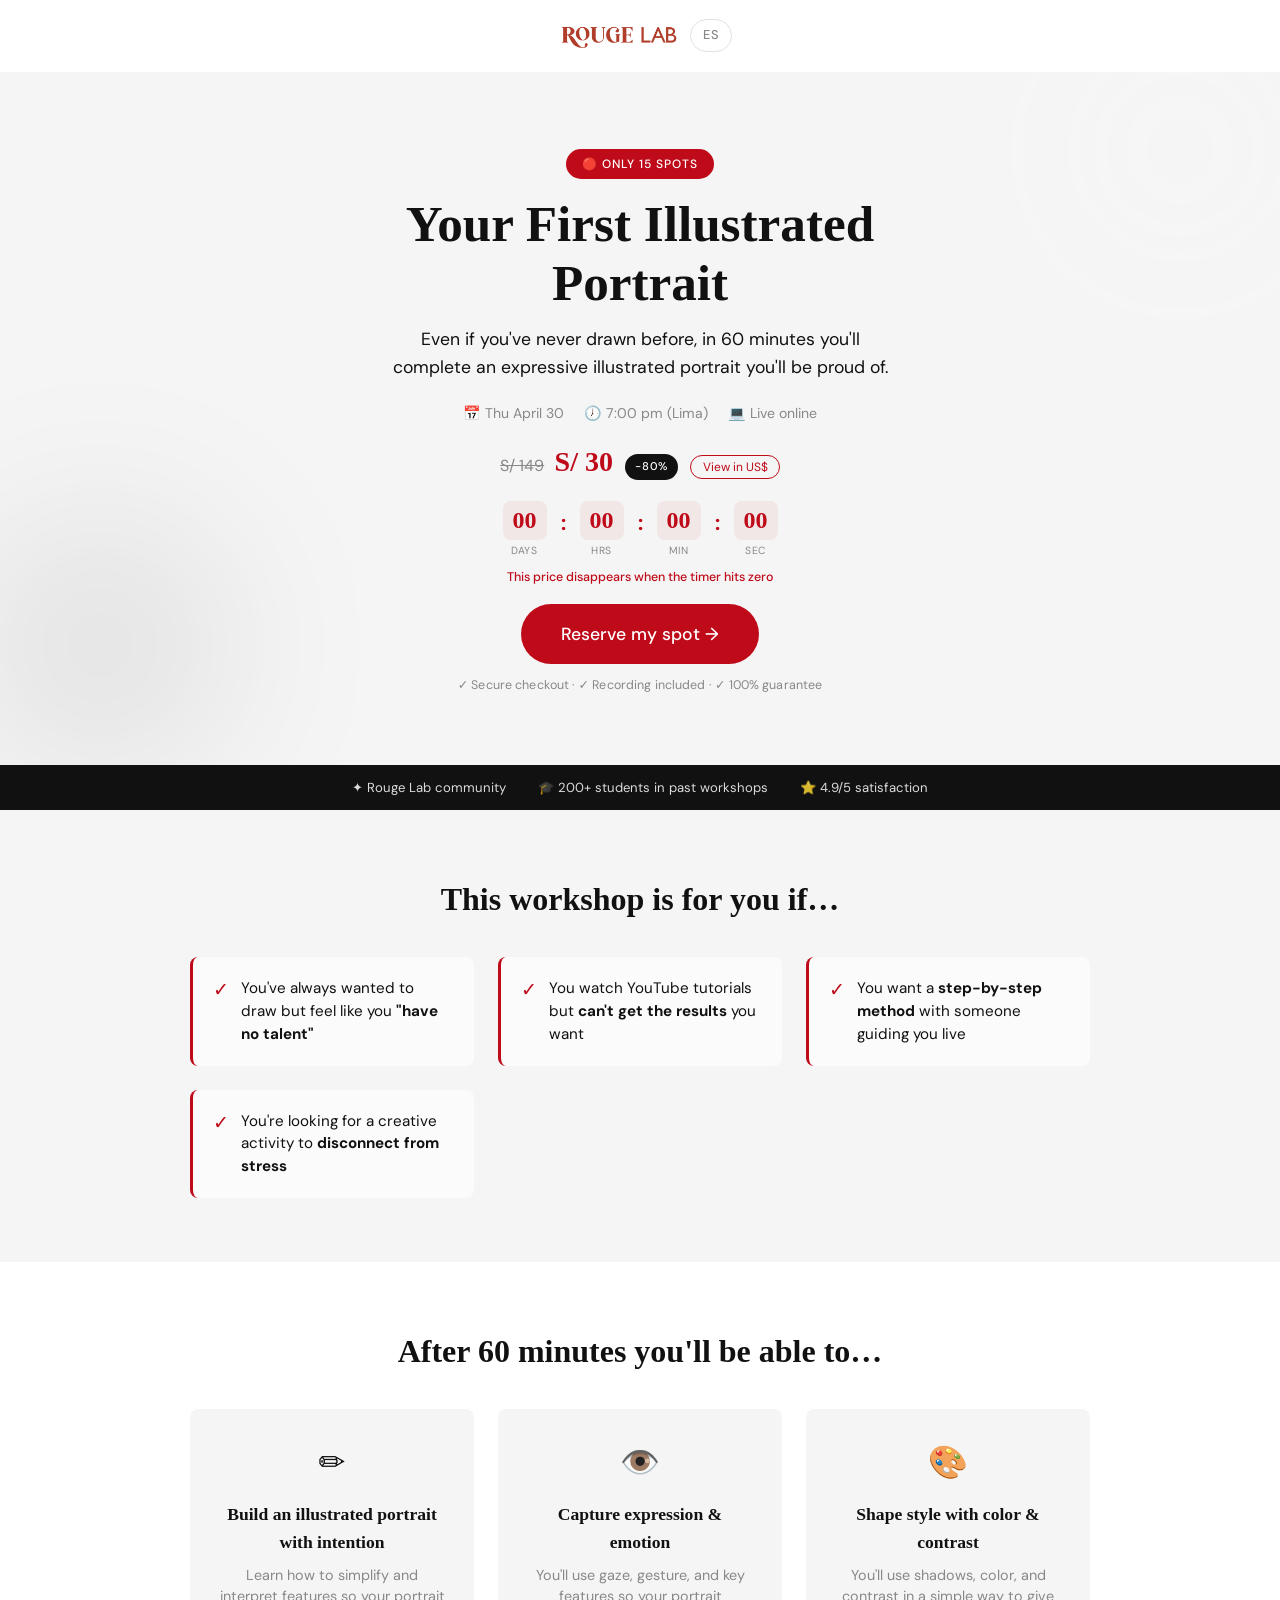
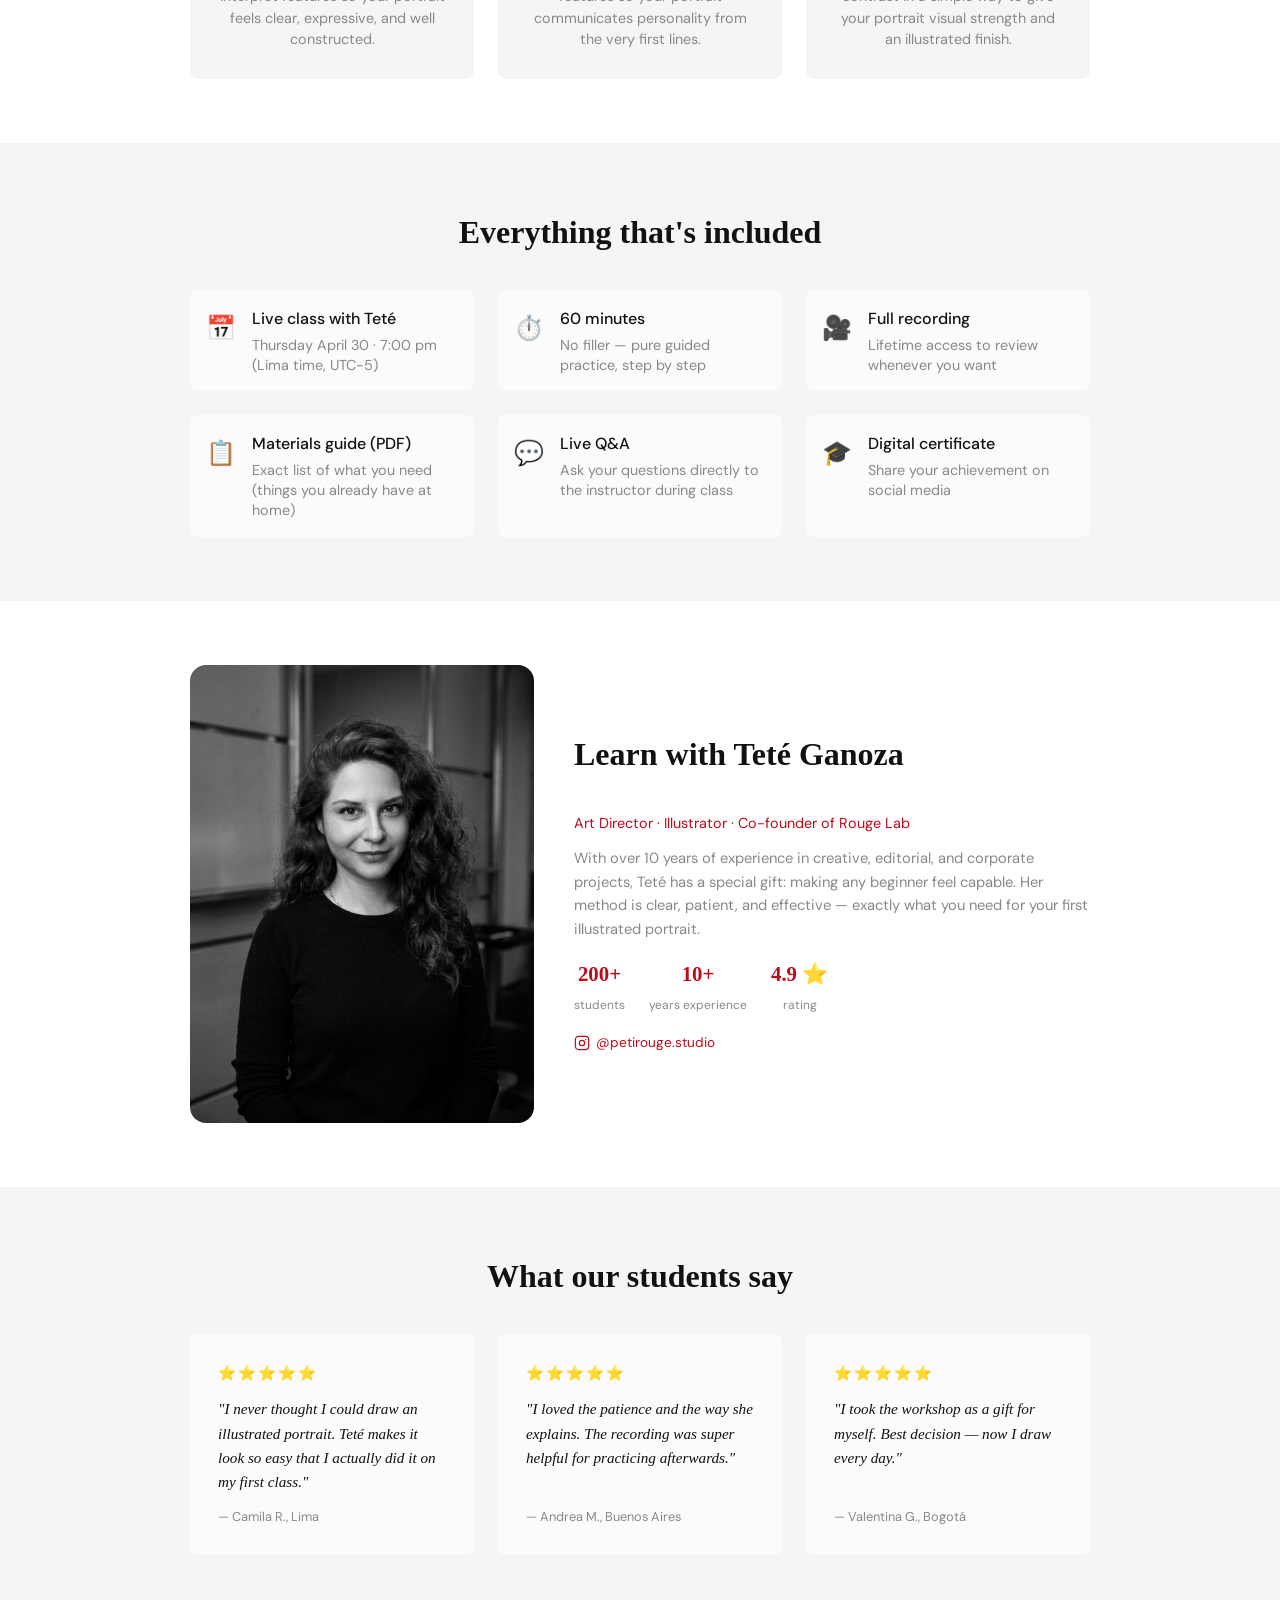
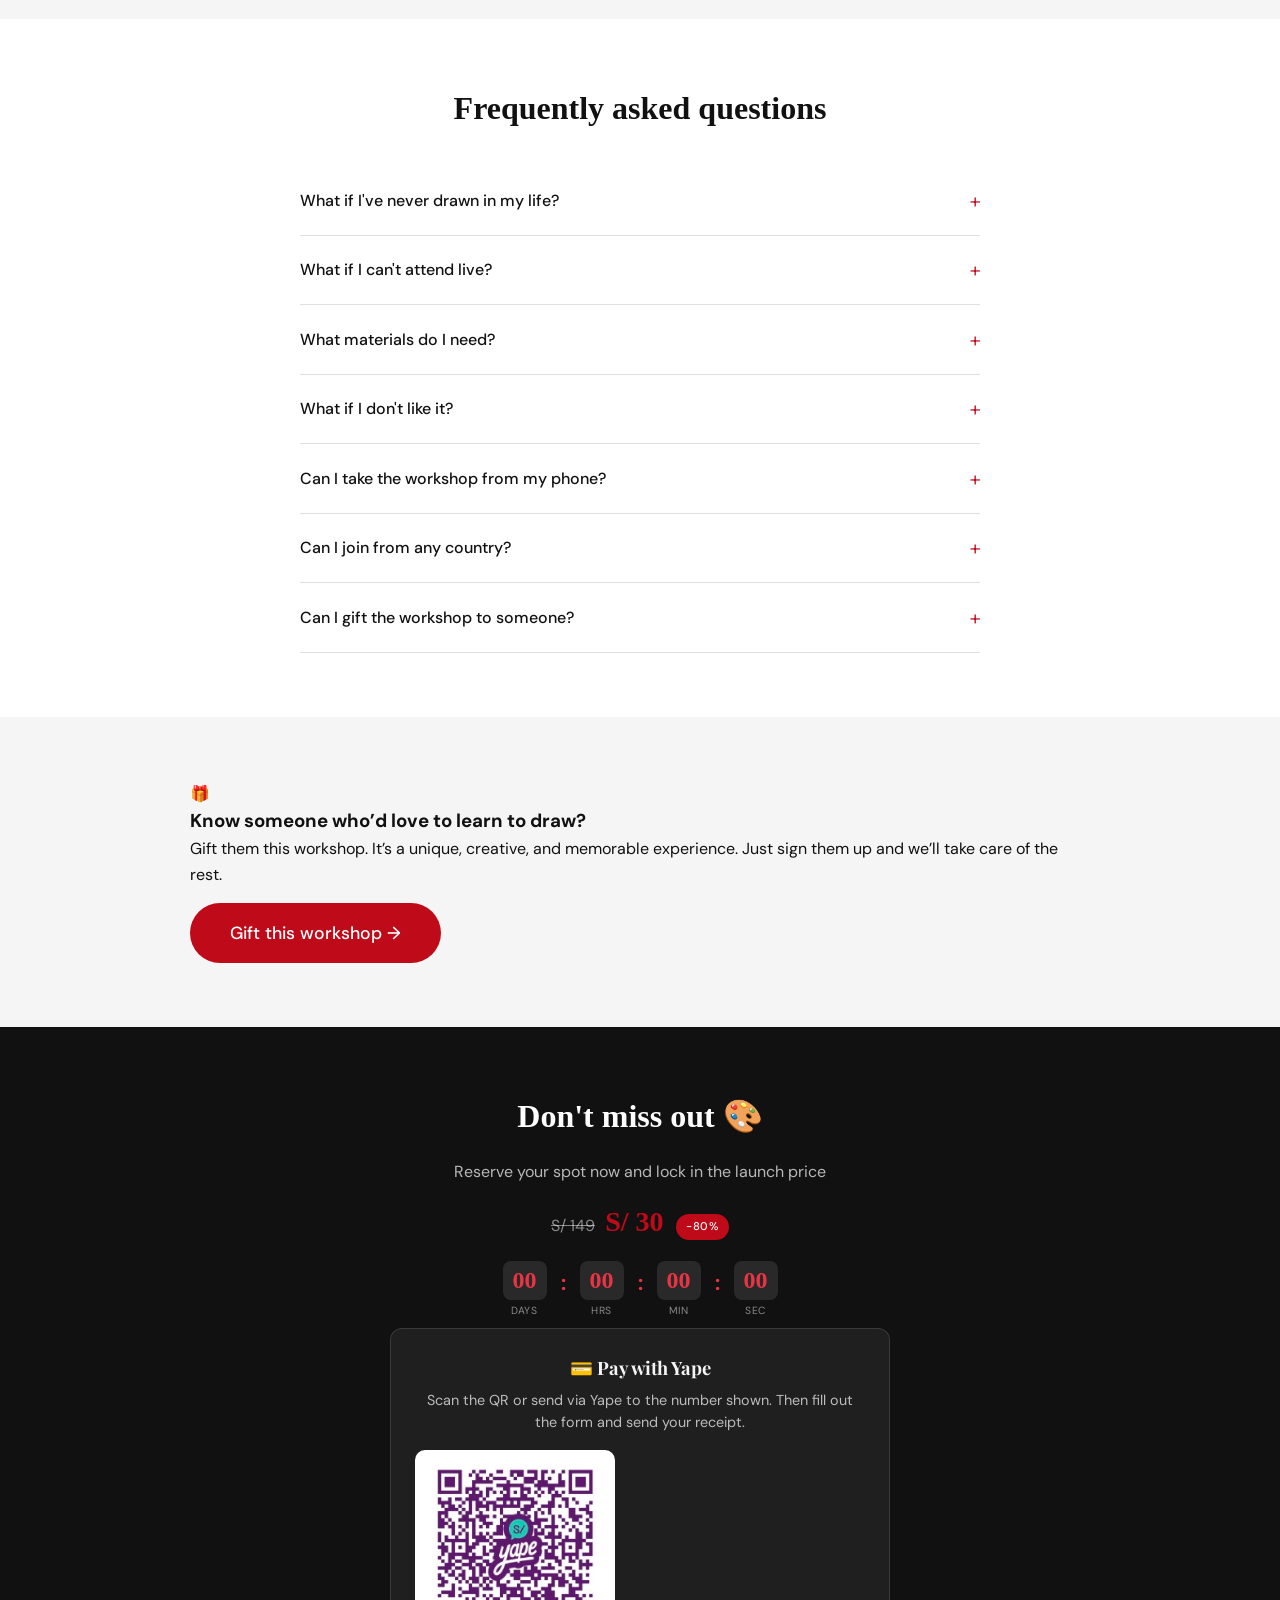
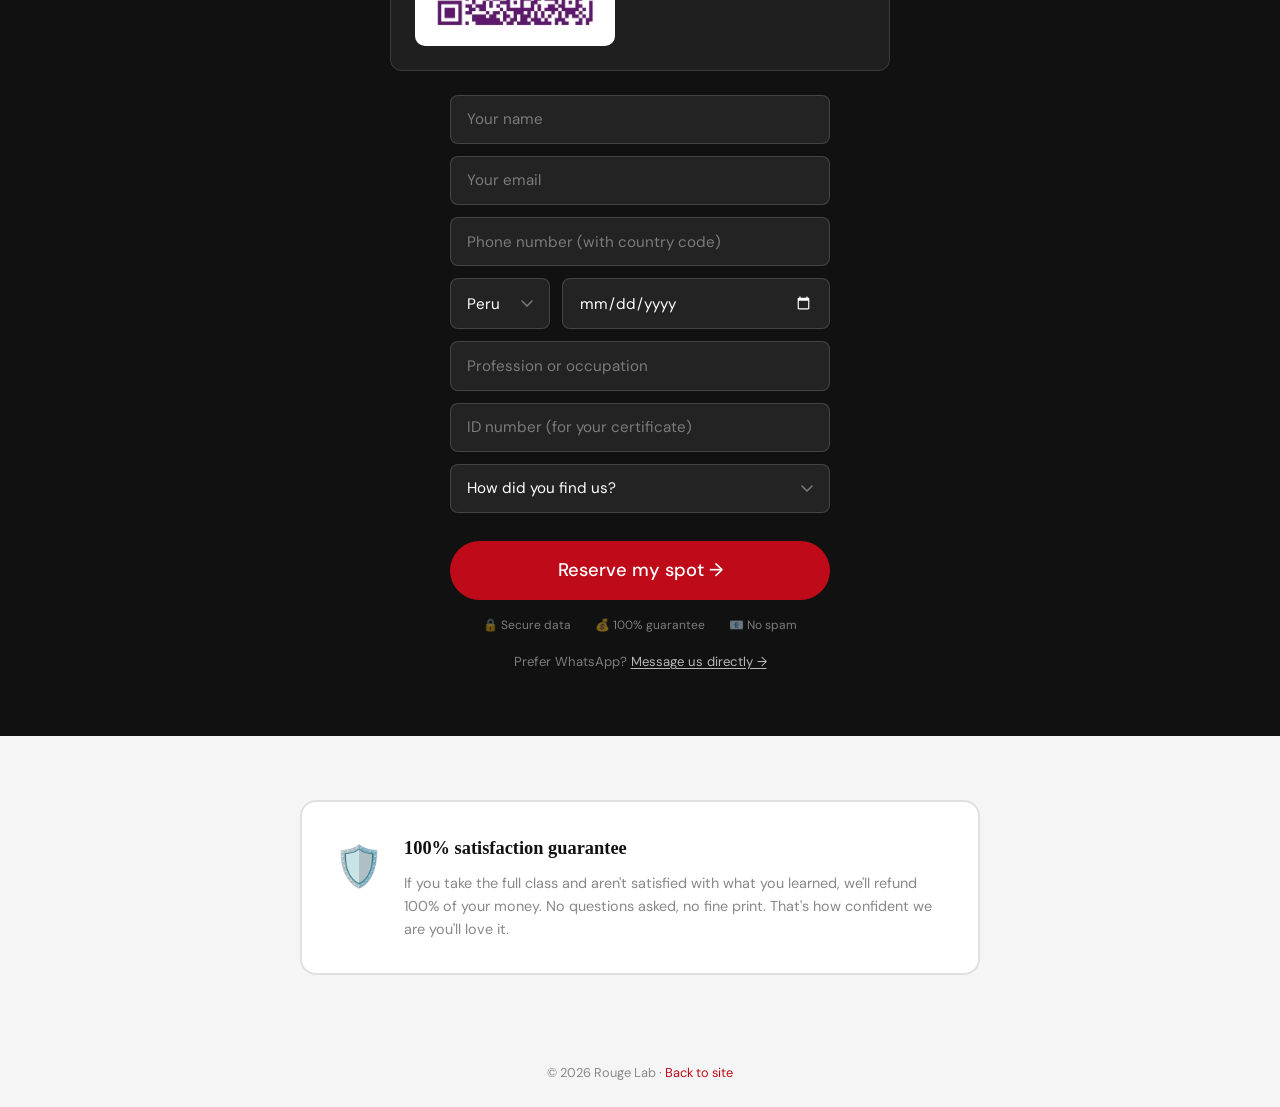
<file: taller/retrato/en/index.html>
<!DOCTYPE html>
<html lang="en">
<head>
  <meta charset="UTF-8" />
  <meta name="viewport" content="width=device-width, initial-scale=1.0" />
  <title>Your First Illustrated Portrait — Online workshop · Rouge Lab</title>
  <meta name="description" content="Online illustrated portrait workshop for beginners. Learn to interpret features and build a non-realistic style step by step with professional techniques and easy-to-find materials. Thursday 30 · 7:00 pm Lima time." />
  <meta property="og:title" content="Your First Illustrated Portrait — Live online workshop with Teté" />
  <meta property="og:description" content="60 min live · Beginners · S/ 30 (was S/ 149) · Limited spots" />
  <meta property="og:type" content="website" />
  <link rel="preconnect" href="https://fonts.googleapis.com" />
  <link rel="preconnect" href="https://fonts.gstatic.com" crossorigin />
  <link href="https://fonts.googleapis.com/css2?family=Playfair+Display:ital,wght@0,400;0,700;1,400&family=DM+Sans:wght@300;400;500&display=swap" rel="stylesheet" />
  <link rel="stylesheet" href="../../../styles.css" />
</head>
<body>

  <!-- NAV minimal -->
  <nav class="nav lp-nav" id="nav">
    <a href="/en/" class="nav__logo" aria-label="Rouge Lab">
      <img src="../../../img/IMG_1053.PNG" alt="Rouge Lab" class="nav__logo-mark" />
    </a>
    <a href="/taller/retrato/" class="lp-lang-switch">ES</a>
  </nav>

  <!-- HERO — Pain → Promise -->
  <section class="lp-hero">
    <div class="lp-hero__bg">
      <div class="hero__shape hero__shape--1"></div>
      <div class="hero__shape hero__shape--2"></div>
    </div>
    <div class="lp-hero__content">
      <span class="promo__badge">🔴 Only 15 spots</span>
      <h1 class="lp-hero__title">Your First Illustrated Portrait</h1>
      <p class="lp-hero__sub-promise">Even if you've never drawn before, in 60 minutes you'll complete an expressive illustrated portrait you'll be proud of.</p>

      <div class="lp-hero__meta">
        <span>📅 Thu April 30</span>
        <span>🕖 7:00 pm (Lima)</span>
        <span>💻 Live online</span>
      </div>

      <div class="lp-hero__pricing">
        <span class="promo__price-old">S/ 149</span>
        <span class="promo__price-new">S/ 30</span>
        <span class="promo__discount-tag">-80%</span>
        <button class="promo__currency-toggle">View in US$</button>
      </div>

      <div class="promo__countdown lp-countdown" id="promoCountdown">
        <div class="promo__countdown-unit"><span class="promo__countdown-number" data-cd="d">00</span><span class="promo__countdown-label">days</span></div>
        <span class="promo__countdown-sep">:</span>
        <div class="promo__countdown-unit"><span class="promo__countdown-number" data-cd="h">00</span><span class="promo__countdown-label">hrs</span></div>
        <span class="promo__countdown-sep">:</span>
        <div class="promo__countdown-unit"><span class="promo__countdown-number" data-cd="m">00</span><span class="promo__countdown-label">min</span></div>
        <span class="promo__countdown-sep">:</span>
        <div class="promo__countdown-unit"><span class="promo__countdown-number" data-cd="s">00</span><span class="promo__countdown-label">sec</span></div>
      </div>
      <p class="promo__urgency">This price disappears when the timer hits zero</p>

      <a href="#signup" class="lp-hero__cta lp-pulse">Reserve my spot →</a>
      <p class="lp-hero__microcopy">✓ Secure checkout · ✓ Recording included · ✓ 100% guarantee</p>
    </div>
  </section>

  <!-- SOCIAL PROOF BAR -->
  <div class="lp-proof-bar">
    <div class="lp-container lp-proof-bar__inner">
      <span>✦ Rouge Lab community</span>
      <span>🎓 200+ students in past workshops</span>
      <span>⭐ 4.9/5 satisfaction</span>
    </div>
  </div>

  <!-- THIS IS FOR YOU IF... (Identity-based targeting) -->
  <section class="lp-section lp-fortiyou">
    <div class="lp-container">
      <h2 class="lp-section__title">This workshop is for you if…</h2>
      <div class="lp-grid lp-grid--2">
        <div class="lp-check-item">
          <span class="lp-check">✓</span>
          <p>You've always wanted to draw but feel like you <strong>"have no talent"</strong></p>
        </div>
        <div class="lp-check-item">
          <span class="lp-check">✓</span>
          <p>You watch YouTube tutorials but <strong>can't get the results</strong> you want</p>
        </div>
        <div class="lp-check-item">
          <span class="lp-check">✓</span>
          <p>You want a <strong>step-by-step method</strong> with someone guiding you live</p>
        </div>
        <div class="lp-check-item">
          <span class="lp-check">✓</span>
          <p>You're looking for a creative activity to <strong>disconnect from stress</strong></p>
        </div>
      </div>
    </div>
  </section>

  <!-- WHAT YOU'LL ACHIEVE (Outcome-oriented) -->
  <section class="lp-section lp-learn">
    <div class="lp-container">
      <h2 class="lp-section__title">After 60 minutes you'll be able to…</h2>
      <div class="lp-grid lp-grid--3">
        <div class="lp-card">
          <span class="lp-card__icon">✏️</span>
          <h3 class="lp-card__title">Build an illustrated portrait with intention</h3>
          <p class="lp-card__text">Learn how to simplify and interpret features so your portrait feels clear, expressive, and well constructed.</p>
        </div>
        <div class="lp-card">
          <span class="lp-card__icon">👁️</span>
          <h3 class="lp-card__title">Capture expression & emotion</h3>
          <p class="lp-card__text">You'll use gaze, gesture, and key features so your portrait communicates personality from the very first lines.</p>
        </div>
        <div class="lp-card">
          <span class="lp-card__icon">🎨</span>
          <h3 class="lp-card__title">Shape style with color & contrast</h3>
          <p class="lp-card__text">You'll use shadows, color, and contrast in a simple way to give your portrait visual strength and an illustrated finish.</p>
        </div>
      </div>
    </div>
  </section>

  <!-- EVERYTHING INCLUDED -->
  <section class="lp-section lp-details">
    <div class="lp-container">
      <h2 class="lp-section__title">Everything that's included</h2>
      <div class="lp-grid lp-grid--2">
        <div class="lp-detail">
          <span class="lp-detail__icon">📅</span>
          <div>
            <strong>Live class with Teté</strong>
            <p>Thursday April 30 · 7:00 pm (Lima time, UTC-5)</p>
          </div>
        </div>
        <div class="lp-detail">
          <span class="lp-detail__icon">⏱️</span>
          <div>
            <strong>60 minutes</strong>
            <p>No filler — pure guided practice, step by step</p>
          </div>
        </div>
        <div class="lp-detail">
          <span class="lp-detail__icon">🎥</span>
          <div>
            <strong>Full recording</strong>
            <p>Lifetime access to review whenever you want</p>
          </div>
        </div>
        <div class="lp-detail">
          <span class="lp-detail__icon">📋</span>
          <div>
            <strong>Materials guide (PDF)</strong>
            <p>Exact list of what you need (things you already have at home)</p>
          </div>
        </div>
        <div class="lp-detail">
          <span class="lp-detail__icon">💬</span>
          <div>
            <strong>Live Q&A</strong>
            <p>Ask your questions directly to the instructor during class</p>
          </div>
        </div>
        <div class="lp-detail">
          <span class="lp-detail__icon">🎓</span>
          <div>
            <strong>Digital certificate</strong>
            <p>Share your achievement on social media</p>
          </div>
        </div>
      </div>
    </div>
  </section>

  <!-- TEACHER (Authority) -->
  <section class="lp-section lp-teacher">
    <div class="lp-container">
      <div class="lp-teacher__grid">
        <div class="lp-teacher__photo-wrap">
          <img src="../../../img/mariate.jpg" alt="Teté — Instructor" class="lp-teacher__photo" />
        </div>
        <div class="lp-teacher__info">
          <h2 class="lp-section__title lp-teacher__heading">Learn with Teté Ganoza</h2>
          <p class="lp-teacher__role">Art Director · Illustrator · Co-founder of Rouge Lab</p>
          <p class="lp-teacher__bio">With over 10 years of experience in creative, editorial, and corporate projects, Teté has a special gift: making any beginner feel capable. Her method is clear, patient, and effective — exactly what you need for your first illustrated portrait.</p>
          <div class="lp-teacher__stats">
            <div class="lp-teacher__stat">
              <strong>200+</strong>
              <span>students</span>
            </div>
            <div class="lp-teacher__stat">
              <strong>10+</strong>
              <span>years experience</span>
            </div>
            <div class="lp-teacher__stat">
              <strong>4.9 ⭐</strong>
              <span>rating</span>
            </div>
          </div>
          <a href="https://www.instagram.com/petirouge.studio/" target="_blank" rel="noopener" class="lp-teacher__ig">
            <svg width="16" height="16" viewBox="0 0 24 24" fill="none" stroke="currentColor" stroke-width="1.8"><rect x="2" y="2" width="20" height="20" rx="5"/><circle cx="12" cy="12" r="4"/><circle cx="17.5" cy="6.5" r="1" fill="currentColor" stroke="none"/></svg>
            @petirouge.studio
          </a>
        </div>
      </div>
    </div>
  </section>

  <!-- TESTIMONIALS (Social proof) -->
  <section class="lp-section lp-testimonials">
    <div class="lp-container">
      <h2 class="lp-section__title">What our students say</h2>
      <div class="lp-grid lp-grid--3">
        <div class="lp-testimonial">
          <div class="lp-testimonial__stars">⭐⭐⭐⭐⭐</div>
          <p class="lp-testimonial__text">"I never thought I could draw an illustrated portrait. Teté makes it look so easy that I actually did it on my first class."</p>
          <span class="lp-testimonial__author">— Camila R., Lima</span>
        </div>
        <div class="lp-testimonial">
          <div class="lp-testimonial__stars">⭐⭐⭐⭐⭐</div>
          <p class="lp-testimonial__text">"I loved the patience and the way she explains. The recording was super helpful for practicing afterwards."</p>
          <span class="lp-testimonial__author">— Andrea M., Buenos Aires</span>
        </div>
        <div class="lp-testimonial">
          <div class="lp-testimonial__stars">⭐⭐⭐⭐⭐</div>
          <p class="lp-testimonial__text">"I took the workshop as a gift for myself. Best decision — now I draw every day."</p>
          <span class="lp-testimonial__author">— Valentina G., Bogotá</span>
        </div>
      </div>
    </div>
  </section>

  <!-- FAQ (Objection handling) -->
  <section class="lp-section lp-faq">
    <div class="lp-container">
      <h2 class="lp-section__title">Frequently asked questions</h2>
      <div class="lp-faq__list">
        <details class="lp-faq__item">
          <summary>What if I've never drawn in my life?</summary>
          <p>Perfect! This workshop is designed from scratch. No prior experience needed — just a willingness to try.</p>
        </details>
        <details class="lp-faq__item">
          <summary>What if I can't attend live?</summary>
          <p>You'll receive the full recording with lifetime access. Watch it as many times as you want, at your own pace.</p>
        </details>
        <details class="lp-faq__item">
          <summary>What materials do I need?</summary>
          <p>A 2B pencil, eraser, colored pencils, and bond or sketch paper. Things you probably already have at home. We'll send you a detailed guide when you sign up.</p>
        </details>
        <details class="lp-faq__item">
          <summary>What if I don't like it?</summary>
          <p>You have a 100% guarantee. If you finish the class and aren't satisfied, we'll refund your money — no questions asked.</p>
        </details>
        <details class="lp-faq__item">
          <summary>Can I take the workshop from my phone?</summary>
          <p>Yes, but we recommend a tablet or computer to see the drawing details better.</p>
        </details>
        <details class="lp-faq__item">
          <summary>Can I join from any country?</summary>
          <p>Absolutely! The class is at 7:00 pm Lima time (UTC-5). You can switch the price to USD on this page.</p>
        </details>
        <details class="lp-faq__item">
          <summary>Can I gift the workshop to someone?</summary>
          <p>Yes! It’s a perfect gift. Just sign up with the other person’s details. We’ll send them all the info via email and WhatsApp.</p>
        </details>
      </div>
    </div>
  </section>

  <!-- GIFT IT -->
  <section class="lp-section lp-gift">
    <div class="lp-container lp-gift__box">
      <span class="lp-gift__icon">🎁</span>
      <div class="lp-gift__content">
        <h3 class="lp-gift__title">Know someone who’d love to learn to draw?</h3>
        <p class="lp-gift__text">Gift them this workshop. It’s a unique, creative, and memorable experience. Just sign them up and we’ll take care of the rest.</p>
        <a href="#signup" class="lp-hero__cta lp-gift__btn">Gift this workshop →</a>
      </div>
    </div>
  </section>

  <!-- SIGN UP — Google Forms + CTA -->
  <section class="lp-section lp-cta-section" id="signup">
    <div class="lp-container lp-cta-box">
      <h2 class="lp-cta-box__title">Don't miss out 🎨</h2>
      <p class="lp-cta-box__sub">Reserve your spot now and lock in the launch price</p>

      <div class="lp-hero__pricing">
        <span class="promo__price-old lp-price-old">S/ 149</span>
        <span class="promo__price-new lp-price-new">S/ 30</span>
        <span class="promo__discount-tag">-80%</span>
      </div>

      <div class="promo__countdown lp-countdown" id="promoCountdown2">
        <div class="promo__countdown-unit"><span class="promo__countdown-number" data-cd="d">00</span><span class="promo__countdown-label">days</span></div>
        <span class="promo__countdown-sep">:</span>
        <div class="promo__countdown-unit"><span class="promo__countdown-number" data-cd="h">00</span><span class="promo__countdown-label">hrs</span></div>
        <span class="promo__countdown-sep">:</span>
        <div class="promo__countdown-unit"><span class="promo__countdown-number" data-cd="m">00</span><span class="promo__countdown-label">min</span></div>
        <span class="promo__countdown-sep">:</span>
        <div class="promo__countdown-unit"><span class="promo__countdown-number" data-cd="s">00</span><span class="promo__countdown-label">sec</span></div>
      </div>

      <!-- Payment instructions -->
      <div class="lp-payment">
        <h4 class="lp-payment__title">💳 Pay with Yape</h4>
        <p class="lp-payment__desc">Scan the QR or send via Yape to the number shown. Then fill out the form and send your receipt.</p>
        <img src="/img/qr.jpg" alt="Yape QR" class="lp-payment__qr" />
      </div>

      <!-- Native form → Google Forms -->
      <form class="lp-form" id="lpForm" novalidate>
        <input type="text" name="nombre" placeholder="Your name" required class="lp-form__input" autocomplete="name" />
        <input type="email" name="email" placeholder="Your email" required class="lp-form__input" autocomplete="email" />
        <input type="tel" name="whatsapp" placeholder="Phone number (with country code)" required class="lp-form__input" autocomplete="tel" />
        <div class="lp-form__row">
          <select name="pais" required class="lp-form__input lp-form__select">
            <option value="Peru" selected>Peru</option>
            <option value="Otro">Other</option>
          </select>
          <input type="date" name="nacimiento" required class="lp-form__input lp-form__date" title="Date of birth" />
        </div>
        <input type="text" name="profesion" placeholder="Profession or occupation" class="lp-form__input" />
        <input type="text" name="documento" placeholder="ID number (for your certificate)" required class="lp-form__input" />
        <select name="fuente" class="lp-form__input lp-form__select">
          <option value="" disabled selected>How did you find us?</option>
          <option value="Instagram">Instagram</option>
          <option value="Facebook">Facebook</option>
          <option value="TikTok">TikTok</option>
          <option value="Google">Google</option>
          <option value="Amigo">A friend recommended us</option>
          <option value="Otro">Other</option>
        </select>
        <button type="submit" class="lp-hero__cta lp-cta-final lp-pulse">Reserve my spot →</button>
      </form>
      <div class="lp-form__success" id="lpFormSuccess" hidden>
        <span class="lp-form__success-icon">🎉</span>
        <h3>You're in! Your spot is reserved</h3>
        <p>Send your payment receipt via WhatsApp to confirm your enrollment.</p>
        <a href="#" id="lpVoucherWA" class="lp-hero__cta lp-voucher-btn">Send receipt via WhatsApp →</a>
      </div>

      <div class="lp-cta-box__trust">
        <span>🔒 Secure data</span>
        <span>💰 100% guarantee</span>
        <span>📧 No spam</span>
      </div>

      <p class="lp-cta-box__alt">Prefer WhatsApp? <a href="#" id="lpWhatsApp" class="lp-wa-link">Message us directly →</a></p>
    </div>
  </section>

  <!-- GUARANTEE (Zero-risk) -->
  <section class="lp-section lp-guarantee">
    <div class="lp-container lp-guarantee__box">
      <span class="lp-guarantee__icon">🛡️</span>
      <div>
        <h3 class="lp-guarantee__title">100% satisfaction guarantee</h3>
        <p class="lp-guarantee__text">If you take the full class and aren't satisfied with what you learned, we'll refund 100% of your money. No questions asked, no fine print. That's how confident we are you'll love it.</p>
      </div>
    </div>
  </section>

  <!-- FOOTER MINI -->
  <footer class="lp-footer">
    <p>© 2026 Rouge Lab · <a href="/en/">Back to site</a></p>
  </footer>

  <!-- STICKY CTA BAR (mobile) -->
  <div class="lp-sticky-bar" id="stickyBar">
    <div class="lp-sticky-bar__inner">
      <div class="lp-sticky-bar__price">
        <span class="promo__price-old lp-price-old">S/ 149</span>
        <span class="promo__price-new lp-price-new">S/ 30</span>
      </div>
      <a href="#signup" class="lp-sticky-bar__btn">Reserve →</a>
    </div>
  </div>

  <script>
    /* ---- Countdown ---- */
    const deadline = new Date('2026-04-22T23:59:59-05:00').getTime();
    const pad = n => String(n).padStart(2, '0');
    function tickAll() {
      const diff = Math.max(0, deadline - Date.now());
      const d = Math.floor(diff / 86400000);
      const h = Math.floor((diff % 86400000) / 3600000);
      const m = Math.floor((diff % 3600000) / 60000);
      const s = Math.floor((diff % 60000) / 1000);
      document.querySelectorAll('[data-cd="d"]').forEach(el => el.textContent = pad(d));
      document.querySelectorAll('[data-cd="h"]').forEach(el => el.textContent = pad(h));
      document.querySelectorAll('[data-cd="m"]').forEach(el => el.textContent = pad(m));
      document.querySelectorAll('[data-cd="s"]').forEach(el => el.textContent = pad(s));
    }
    tickAll();
    setInterval(tickAll, 1000);

    /* ---- Currency toggle ---- */
    const prices = { PEN: ['S/ 149', 'S/ 30'], USD: ['US$ 40', 'US$ 8'] };
    let curr = 'PEN';
    document.querySelectorAll('.promo__currency-toggle').forEach(btn => {
      btn.addEventListener('click', () => {
        curr = curr === 'PEN' ? 'USD' : 'PEN';
        document.querySelectorAll('.promo__price-old, .lp-price-old').forEach(el => el.textContent = prices[curr][0]);
        document.querySelectorAll('.promo__price-new, .lp-price-new').forEach(el => el.textContent = prices[curr][1]);
        document.querySelectorAll('.promo__currency-toggle').forEach(b => b.textContent = curr === 'PEN' ? 'View in US$' : 'View in S/');
      });
    });

    /* ---- WhatsApp fallback ---- */
    const wpBtn = document.getElementById('lpWhatsApp');
    const wpMsg = encodeURIComponent('Hi, I want to sign up for the "Your First Illustrated Portrait" workshop on April 30. 🎨');
    wpBtn.href = 'https://wa.me/51987142146?text=' + wpMsg;

    /* ---- Google Forms submission ---- */
    const GFORM_URL = 'https://docs.google.com/forms/d/e/1FAIpQLScYqlu2Aazcj-O4wEP61i5AGGKsvpQ3agjVGfYHA_Al2N23ng/formResponse';
    const GFORM_FIELDS = {
      nombre: 'entry.1245272275',
      email: 'entry.1230919915',
      whatsapp: 'entry.925006593',
      pais: 'entry.1413272712',
      edad: 'entry.205501402',
      profesion: 'entry.217179335',
      documento: 'entry.657155824',
      fuente: 'entry.756330905'
    };

    document.getElementById('lpForm').addEventListener('submit', async function(e) {
      e.preventDefault();
      const form = e.target;
      const btn = form.querySelector('button[type="submit"]');
      const nombre = form.nombre.value.trim();
      const email = form.email.value.trim();
      const whatsapp = form.whatsapp.value.trim();
      const documento = form.documento.value.trim();

      if (!nombre || !email || !whatsapp || !documento) { form.querySelector(':invalid')?.focus(); return; }

      btn.disabled = true;
      btn.textContent = 'Sending…';

      const body = new URLSearchParams();
      body.append(GFORM_FIELDS.nombre, nombre);
      body.append(GFORM_FIELDS.email, email);
      body.append(GFORM_FIELDS.whatsapp, whatsapp);
      body.append(GFORM_FIELDS.pais, form.pais.value);
      const [yr, mo, dy] = form.nacimiento.value.split('-');
      body.append(GFORM_FIELDS.edad + '_year', yr);
      body.append(GFORM_FIELDS.edad + '_month', String(Number(mo)));
      body.append(GFORM_FIELDS.edad + '_day', String(Number(dy)));
      body.append(GFORM_FIELDS.profesion, form.profesion.value.trim());
      body.append(GFORM_FIELDS.documento, documento);
      body.append(GFORM_FIELDS.fuente, form.fuente.value);

      try {
        await fetch(GFORM_URL, { method: 'POST', body, mode: 'no-cors' });
      } catch (_) { /* Google Forms returns opaque response, this is normal */ }

      form.hidden = true;
      document.getElementById('lpFormSuccess').hidden = false;

      const voucherMsg = encodeURIComponent(`Hi, I'm ${nombre}. I just signed up for the "Your First Illustrated Portrait" workshop. Here's my payment receipt. 🎨`);
      document.getElementById('lpVoucherWA').href = 'https://wa.me/51987142146?text=' + voucherMsg;

      if (typeof gtag === 'function') gtag('event', 'sign_up', { method: 'form' });
    });

    /* ---- Nav scroll ---- */
    const nav = document.getElementById('nav');
    window.addEventListener('scroll', () => nav.classList.toggle('scrolled', window.scrollY > 20), { passive: true });

    /* ---- Sticky bar: show after scrolling past hero ---- */
    const stickyBar = document.getElementById('stickyBar');
    const hero = document.querySelector('.lp-hero');
    const observer = new IntersectionObserver(([entry]) => {
      stickyBar.classList.toggle('visible', !entry.isIntersecting);
    }, { threshold: 0 });
    observer.observe(hero);

    /* ---- FAQ accordion ---- */
    document.querySelectorAll('.lp-faq__item').forEach(item => {
      item.addEventListener('toggle', () => {
        if (item.open) {
          document.querySelectorAll('.lp-faq__item').forEach(other => {
            if (other !== item) other.open = false;
          });
        }
      });
    });

    /* ---- Scroll reveal ---- */
    const reveals = document.querySelectorAll('.lp-card, .lp-detail, .lp-check-item, .lp-testimonial, .lp-faq__item');
    const revealObs = new IntersectionObserver((entries) => {
      entries.forEach(entry => {
        if (entry.isIntersecting) {
          entry.target.classList.add('lp-revealed');
          revealObs.unobserve(entry.target);
        }
      });
    }, { threshold: 0.15 });
    reveals.forEach(el => { el.classList.add('lp-reveal'); revealObs.observe(el); });
  </script>
</body>
</html>
</file>
<file: styles.css>
/* ============================================================
   ROUGE LAB — styles.css
   Paleta: rojo intenso, neutros fríos, negro, blanco puro
   ============================================================ */

/* ---------- RESET & BASE ---------- */
*, *::before, *::after { box-sizing: border-box; margin: 0; padding: 0; }

:root {
  --rouge:        #bf0a19;
  --rouge-dark:   #8a0a12;
  --rouge-light:  #e83545;
  --cream:        #f5f5f5;
  --cream-mid:    #e0e0e0;
  --sand:         #c8c8c8;
  --brown:        #717171;
  --dark:         #111111;
  --dark-mid:     #1a1a1a;
  --white:        #ffffff;
  --text:         #111111;
  --text-muted:   #888888;

  --font-serif:   'STIX Two Text', Georgia, serif;
  --font-sans:    'DM Sans', system-ui, sans-serif;

  --radius:       8px;
  --radius-lg:    16px;
  --shadow:       0 4px 24px rgba(0,0,0,.08);
  --shadow-lg:    0 16px 48px rgba(0,0,0,.12);

  --nav-height:   72px;
  --container:    1180px;
}

html { scroll-behavior: smooth; font-size: 16px; }

body {
  font-family: var(--font-sans);
  background: var(--white);
  color: var(--text);
  line-height: 1.6;
  overflow-x: hidden;
}

img { display: block; max-width: 100%; }

/* ---------- TYPOGRAPHY ---------- */
.section-eyebrow {
  font-family: var(--font-sans);
  font-size: .75rem;
  font-weight: 500;
  letter-spacing: .18em;
  text-transform: uppercase;
  color: var(--rouge);
  margin-bottom: .75rem;
}

.section-title {
  font-family: var(--font-serif);
  font-size: clamp(2rem, 4vw, 3rem);
  font-weight: 700;
  line-height: 1.15;
  color: var(--dark);
}

.section-title em {
  font-family: var(--font-sans);
  font-style: normal;
  font-size: 0.75em;
  display: block;
  color: var(--rouge);
}

.section-subtitle {
  font-size: 1.1rem;
  color: var(--text-muted);
  margin-top: 1rem;
}

.section-header {
  text-align: center;
  max-width: 560px;
  margin: 0 auto 3.5rem;
}

/* ---------- UTILITIES ---------- */
.container {
  max-width: var(--container);
  margin: 0 auto;
  padding: 0 1.5rem;
}

.desktop-only { display: none; }
@media (min-width: 768px) { .desktop-only { display: inline; } }

/* ---------- BUTTONS ---------- */
.btn {
  display: inline-flex;
  align-items: center;
  gap: .5rem;
  padding: .85rem 1.75rem;
  border-radius: 100px;
  font-family: var(--font-sans);
  font-size: .95rem;
  font-weight: 500;
  text-decoration: none;
  cursor: pointer;
  border: 2px solid transparent;
  transition: all .25s ease;
}

.btn--primary {
  background: var(--rouge);
  color: #fff;
  border-color: var(--rouge);
}
.btn--primary:hover {
  background: var(--rouge-dark);
  border-color: var(--rouge-dark);
  transform: translateY(-2px);
  box-shadow: 0 8px 24px rgba(201,70,61,.35);
}

.btn--ghost {
  background: transparent;
  color: var(--dark);
  border-color: var(--dark);
}
.btn--ghost:hover {
  background: var(--dark);
  color: var(--white);
}

.btn--small {
  padding: .55rem 1.25rem;
  font-size: .85rem;
}

.btn--full { width: 100%; justify-content: center; }

/* ---------- NAV ---------- */
.nav {
  position: fixed;
  top: 0; left: 0; right: 0;
  z-index: 100;
  height: var(--nav-height);
  display: flex;
  align-items: center;
  justify-content: space-between;
  padding: 0 2rem;
  background: rgba(255,255,255,.92);
  backdrop-filter: blur(12px);
  -webkit-backdrop-filter: blur(12px);
  border-bottom: 1px solid transparent;
  transition: border-color .3s, box-shadow .3s;
}

.nav.scrolled {
  border-color: var(--cream-mid);
  box-shadow: 0 2px 20px rgba(0,0,0,.07);
}

.nav__logo {
  font-family: var(--font-serif);
  font-size: 1.45rem;
  font-weight: 700;
  color: var(--dark);
  text-decoration: none;
  display: flex;
  align-items: center;
  gap: .4rem;
}

.nav__logo-mark {
  display: block;
  height: 44px;
  width: auto;
  filter: brightness(0) saturate(100%) invert(28%) sepia(62%) saturate(1690%) hue-rotate(340deg) brightness(88%) contrast(89%);
}

.nav__logo-bird {
  color: var(--rouge);
  font-size: 1rem;
}

.nav__links {
  display: none;
  list-style: none;
  gap: 2rem;
  align-items: center;
}

.nav__links a {
  color: var(--text-muted);
  text-decoration: none;
  font-size: .9rem;
  font-weight: 400;
  transition: color .2s;
}
.nav__links a:hover { color: var(--rouge); }

.nav__placeholder {
  color: var(--text-muted);
  font-size: .9rem;
  font-weight: 400;
  cursor: default;
}

.nav__lang {
  display: flex;
  align-items: center;
  gap: .45rem;
}

.nav__lang a {
  display: inline-flex;
  align-items: center;
  justify-content: center;
  min-width: 42px;
  padding: .35rem .65rem;
  border: 1px solid var(--cream-mid);
  border-radius: 100px;
  font-size: .75rem;
  font-weight: 600;
  letter-spacing: .08em;
  text-transform: uppercase;
  color: var(--text-muted);
}

.nav__lang a:hover {
  color: var(--dark);
  border-color: var(--rouge);
}

.nav__lang a.is-active {
  background: var(--dark);
  border-color: var(--dark);
  color: var(--white);
}

.nav__cta {
  background: var(--rouge) !important;
  color: #fff !important;
  padding: .5rem 1.25rem;
  border-radius: 100px;
  font-weight: 500 !important;
  transition: background .2s, transform .2s !important;
}
.nav__cta:hover { background: var(--rouge-dark) !important; transform: translateY(-1px); }

.nav__toggle {
  display: flex;
  flex-direction: column;
  gap: 5px;
  background: none;
  border: none;
  cursor: pointer;
  padding: 4px;
}
.nav__toggle span {
  display: block;
  width: 24px;
  height: 2px;
  background: var(--dark);
  border-radius: 2px;
  transition: all .3s;
}
.nav__toggle.open span:nth-child(1) { transform: translateY(7px) rotate(45deg); }
.nav__toggle.open span:nth-child(2) { opacity: 0; }
.nav__toggle.open span:nth-child(3) { transform: translateY(-7px) rotate(-45deg); }

@media (min-width: 768px) {
  .nav__links { display: flex; }
  .nav__toggle { display: none; }
}

/* Mobile menu */
@media (max-width: 767px) {
  .nav__links.open {
    display: flex;
    flex-direction: column;
    position: fixed;
    top: var(--nav-height);
    left: 0; right: 0;
    background: var(--white);
    padding: 2rem;
    border-bottom: 1px solid var(--cream-mid);
    box-shadow: var(--shadow-lg);
    gap: 1.5rem;
  }

  .nav__lang {
    justify-content: center;
    width: 100%;
  }
}

/* ---------- HERO ---------- */
.hero {
  position: relative;
  min-height: 100svh;
  display: flex;
  flex-direction: column;
  justify-content: center;
  padding: calc(var(--nav-height) + 3rem) 2rem 5rem;
  overflow: hidden;
  background: var(--rouge);
}

.hero__bg {
  position: absolute;
  inset: 0;
  pointer-events: none;
}

.hero__shape {
  position: absolute;
  border-radius: 50%;
  filter: blur(80px);
  opacity: .55;
}

.hero__shape--1 {
  width: 500px; height: 500px;
  top: -100px; right: -150px;
  background: radial-gradient(circle, rgba(255,255,255,.12), transparent 70%);
}

.hero__shape--2 {
  width: 400px; height: 400px;
  bottom: -80px; left: -100px;
  background: radial-gradient(circle, rgba(0,0,0,.2), transparent 70%);
}

.hero__shape--3 {
  width: 300px; height: 300px;
  top: 50%; left: 35%;
  background: radial-gradient(circle, rgba(255,255,255,.08), transparent 70%);
}

.hero__content {
  position: relative;
  z-index: 2;
  max-width: 640px;
}

.hero__eyebrow {
  font-size: .8rem;
  font-weight: 500;
  letter-spacing: .2em;
  text-transform: uppercase;
  color: rgba(255,255,255,.7);
  margin-bottom: 1.25rem;
}

.hero__title {
  font-family: 'STIX Two Text', Georgia, serif;
  font-size: clamp(2.8rem, 7vw, 5.5rem);
  font-weight: 700;
  line-height: 1.08;
  color: #ffffff;
  margin-bottom: 1.5rem;
}

.hero__title em {
  color: #ffffff;
  font-family: var(--font-sans);
  font-style: normal;
  font-size: 0.75em;
  display: block;
  margin-top: 0em;
}

.hero__subtitle {
  font-size: clamp(1rem, 2vw, 1.2rem);
  color: rgba(255,255,255,.8);
  max-width: 520px;
  line-height: 1.7;
  margin-bottom: 2.1rem;
}

.hero__actions {
  display: flex;
  flex-wrap: wrap;
  gap: 1rem;
}

.hero__visual {
  display: none;
  position: absolute;
  right: 6vw;
  top: 50%;
  transform: translateY(-50%);
  z-index: 2;
  gap: 1rem;
  flex-direction: column;
}

@media (min-width: 1024px) {
  .hero__visual { display: flex; }
}

.hero__card {
  display: flex;
  align-items: center;
  gap: .85rem;
  background: rgba(255,255,255,.15);
  backdrop-filter: blur(8px);
  padding: .85rem 1.25rem;
  border-radius: var(--radius);
  box-shadow: none;
  font-size: .85rem;
  font-weight: 500;
  color: #ffffff;
  min-width: 180px;
  animation: floatIn .8s ease both;
}

.hero__card--1 { animation-delay: .1s; }
.hero__card--2 { animation-delay: .25s; transform: translateX(20px); }
.hero__card--3 { animation-delay: .4s; }

.hero__card-img {
  width: 42px; height: 42px;
  border-radius: 8px;
  flex-shrink: 0;
}

.hero__scroll {
  position: absolute;
  bottom: 2.5rem;
  left: 50%;
  transform: translateX(-50%);
  display: flex;
  flex-direction: column;
  align-items: center;
  gap: .5rem;
  z-index: 2;
  color: rgba(255,255,255,.6);
  font-size: .75rem;
  letter-spacing: .12em;
  text-transform: uppercase;
  animation: fadeIn 1s 1s both;
}

.hero__scroll-line {
  width: 1px;
  height: 48px;
  background: linear-gradient(to bottom, rgba(255,255,255,.6), transparent);
  animation: scrollPulse 2s infinite;
}

/* Hero button overrides on rouge background */
.hero .btn--primary {
  background: #ffffff;
  color: var(--rouge);
  border-color: #ffffff;
}
.hero .btn--primary:hover {
  background: var(--cream);
  border-color: var(--cream);
  color: var(--rouge-dark);
  box-shadow: 0 8px 24px rgba(0,0,0,.25);
}
.hero .btn--ghost {
  color: #ffffff;
  border-color: rgba(255,255,255,.5);
}
.hero .btn--ghost:hover {
  background: rgba(255,255,255,.15);
  border-color: #ffffff;
  color: #ffffff;
}

/* ---------- ABOUT ---------- */
.about {
  padding: 7rem 0;
  background: var(--white);
}

.about--home .about__grid {
  align-items: start;
}

.about--home .about__visual {
  align-self: start;
}

.about--home .about__img-wrapper {
  transform: translateY(-1rem);
}

.about--home .about__stat-card {
  bottom: 44px;
}

@media (min-width: 900px) {
  .about--home .about__stat-card {
    left: 43%;
    top: 248px;
    right: auto;
    bottom: auto;
    transform: translateX(-50%);
    padding: .85rem 1.2rem;
    max-width: 155px;
    white-space: normal;
  }
}

.about__grid {
  display: grid;
  grid-template-columns: 1fr;
  gap: 4rem;
  align-items: center;
}

@media (min-width: 900px) {
  .about__grid { grid-template-columns: 1fr 1fr; }
}

.about__visual--corporate {
  display: flex;
  flex-direction: column;
  gap: 1rem;
}

.about__feature-card {
  background: linear-gradient(180deg, #fbf4ec 0%, #f6ede3 100%);
  border: none;
  border-radius: 32px;
  padding: 1rem;
  box-shadow: var(--shadow);
}

.about__feature-slider {
  position: relative;
  height: 440px;
  overflow: hidden;
  border-radius: 24px;
  box-shadow: var(--shadow);
}

.about__feature-image {
  width: 100%;
  height: 440px;
  display: block;
  object-fit: cover;
  border-radius: 24px;
}

.about__feature-slide {
  position: absolute;
  top: 0;
  left: 0;
  width: 100%;
  height: 100%;
  opacity: 0;
  visibility: hidden;
  pointer-events: none;
  z-index: 0;
  transform: scale(1.02);
  transition: opacity 1.2s ease, transform 6s ease, visibility 0s linear 1.2s;
}

.about__feature-slide.active {
  opacity: 1;
  visibility: visible;
  pointer-events: auto;
  z-index: 1;
  transform: scale(1);
  transition: opacity 1.2s ease, transform 6s ease;
}

.about__feature-dots {
  position: absolute;
  left: 50%;
  bottom: 1rem;
  transform: translateX(-50%);
  display: inline-flex;
  gap: .45rem;
  padding: .45rem .65rem;
  background: rgba(44, 33, 24, .28);
  backdrop-filter: blur(8px);
  -webkit-backdrop-filter: blur(8px);
  border-radius: 100px;
  z-index: 2;
}

.about__feature-dot {
  width: 8px;
  height: 8px;
  border-radius: 50%;
  background: rgba(255,255,255,.42);
  transition: transform .25s ease, background-color .25s ease;
}

.about__feature-dot.active {
  background: var(--white);
  transform: scale(1.15);
}

.about__feature-summary {
  display: grid;
  grid-template-columns: 180px 1fr;
  gap: 1rem;
  align-items: center;
  margin-top: 1rem;
}

.about__feature-metric {
  background: var(--rouge);
  border: 1px solid var(--rouge);
  border-radius: 22px;
  padding: 1.2rem;
  color: var(--white);
}

.about__feature-number {
  display: block;
  font-family: var(--font-serif);
  font-size: clamp(2rem, 3vw, 2.8rem);
  line-height: 1;
  margin-bottom: .5rem;
}

.about__feature-label {
  display: block;
  font-size: .78rem;
  text-transform: uppercase;
  letter-spacing: .16em;
  color: rgba(255,255,255,.72);
}

.about__feature-copy {
  color: var(--dark);
  line-height: 1.8;
  font-size: .96rem;
}

.about__highlights {
  display: grid;
  grid-template-columns: repeat(2, minmax(0, 1fr));
  gap: 1rem;
}

.about__highlight {
  background: linear-gradient(180deg, #fbf4ec 0%, #f6ede3 100%);
  border: none;
  border-radius: 22px;
  padding: 1.15rem;
}

.about__highlight-title {
  display: block;
  font-family: var(--font-serif);
  font-size: 1rem;
  color: var(--dark);
  margin-bottom: .4rem;
}

.about__highlight p {
  font-size: .88rem;
  line-height: 1.65;
  color: var(--text-muted);
}

.about__img-wrapper {
  position: relative;
  height: 440px;
  max-width: 560px;
}

.about__img {
  position: absolute;
  border-radius: var(--radius-lg);
  display: block;
  width: 100%;
  object-fit: cover;
}

.about__img--main {
  width: 72%;
  height: 360px;
  top: 0; left: 0;
  box-shadow: var(--shadow-lg);
  object-position: center center;
  z-index: 2;
}

.about__img--accent {
  width: 42%;
  height: 190px;
  top: 34px; right: 0;
  box-shadow: var(--shadow);
  object-position: center center;
  z-index: 3;
}

.about__img--support {
  width: 54%;
  height: 210px;
  bottom: 0;
  right: 2.5rem;
  box-shadow: var(--shadow);
  object-position: center center;
  z-index: 1;
}

.about__stat-card {
  position: absolute;
  bottom: 28px;
  left: 42%;
  transform: translateX(-50%);
  background: var(--white);
  border-radius: var(--radius);
  padding: 1rem 1.5rem;
  box-shadow: var(--shadow-lg);
  text-align: center;
  white-space: nowrap;
  z-index: 2;
}

@media (max-width: 899px) {
  .about--home .about__img-wrapper {
    transform: none;
  }

  .about__feature-slider,
  .about__feature-image {
    height: 340px;
  }

  .about__feature-summary,
  .about__highlights {
    grid-template-columns: 1fr;
  }

  .about__feature-metric {
    text-align: center;
  }

  .about__img-wrapper {
    max-width: none;
  }

  .about__img--main {
    width: 75%;
    height: 340px;
  }

  .about__img--accent {
    width: 55%;
    height: 220px;
    top: auto;
    bottom: 0;
    right: 0;
  }

  .about__img--support {
    display: none;
  }

  .about__stat-card {
    bottom: 60px;
    left: 50%;
  }
}

.about__stat-number {
  display: block;
  font-family: var(--font-serif);
  font-size: 2.2rem;
  font-weight: 700;
  color: var(--rouge);
  line-height: 1;
}

.about__stat-label {
  font-size: .8rem;
  color: var(--text-muted);
  text-transform: uppercase;
  letter-spacing: .1em;
}

.about__body {
  color: var(--text-muted);
  margin-top: 1.25rem;
  line-height: 1.8;
}

.about__pillars {
  list-style: none;
  margin-top: 2rem;
  display: flex;
  flex-direction: column;
  gap: 1.25rem;
}

.about__pillars li {
  display: flex;
  gap: 1rem;
  align-items: flex-start;
}

.about__pillar-icon {
  color: var(--rouge);
  font-size: .6rem;
  margin-top: .4rem;
  flex-shrink: 0;
}

.about__pillars strong { display: block; color: var(--dark); font-weight: 500; }
.about__pillars p { font-size: .9rem; color: var(--text-muted); margin-top: .15rem; }

.about__evidence {
  margin-top: 2.5rem;
  padding: 1.75rem;
  background: #495dac;
  border: 1px solid rgba(73,93,172,.3);
  border-radius: var(--radius-lg);
}

.about__evidence--band {
  margin-top: 4rem;
  padding: 2.2rem;
}

.about__evidence--home {
  margin-top: 3rem;
}

.about__evidence-head {
  display: grid;
  grid-template-columns: 1fr;
  gap: 1rem 2rem;
  align-items: start;
}

@media (min-width: 900px) {
  .about__evidence-head {
    grid-template-columns: .85fr 1.15fr;
  }
}

.about__evidence-kicker {
  font-size: .75rem;
  font-weight: 600;
  letter-spacing: .18em;
  text-transform: uppercase;
  color: rgba(255,255,255,.7);
  margin-bottom: .75rem;
}

.about__evidence-title {
  font-family: var(--font-serif);
  font-size: clamp(1.6rem, 3vw, 2.4rem);
  line-height: 1.2;
  color: #ffffff;
  max-width: 20ch;
}

.about__evidence-intro {
  color: rgba(255,255,255,.75);
  line-height: 1.8;
  margin-top: .15rem;
}

.about__evidence-grid {
  display: grid;
  grid-template-columns: 1fr;
  gap: 1rem;
  margin-top: 1.5rem;
}

@media (min-width: 768px) {
  .about__evidence-grid { grid-template-columns: repeat(3, 1fr); }
}

.about__evidence-card {
  background: rgba(255,255,255,.18);
  border: 1px solid rgba(255,255,255,.15);
  border-radius: var(--radius);
  padding: 1.15rem;
}

.about__evidence-card h3 {
  font-family: var(--font-serif);
  font-size: 1.05rem;
  color: #ffffff;
  margin-bottom: .45rem;
}

.about__evidence-card p {
  font-size: .92rem;
  color: rgba(255,255,255,.7);
  line-height: 1.7;
}

/* ---------- TEAM ---------- */
.team { margin-top: 1rem; }

.team__grid {
  display: grid;
  grid-template-columns: 1fr;
  gap: 2rem;
}

@media (min-width: 768px) {
  .team__grid { grid-template-columns: repeat(2, 1fr); max-width: 860px; margin: 0 auto; }
}

.team__card {
  display: flex;
  gap: 1.75rem;
  align-items: flex-start;
  background: var(--cream);
  border-radius: var(--radius-lg);
  padding: 2rem;
  transition: box-shadow .3s;
}

.team__card:hover { box-shadow: var(--shadow-lg); }

.team__photo-wrap {
  width: 90px;
  height: 90px;
  border-radius: 50%;
  overflow: hidden;
  flex-shrink: 0;
  border: 3px solid var(--rouge);
  position: relative;
}

/* Foto real: debajo, siempre presente */
.team__photo--real {
  position: absolute;
  inset: 0;
  width: 100%;
  height: 100%;
  object-fit: cover;
  object-position: center top;
  transition: opacity 3.2s ease-in-out;
  transition-delay: var(--team-delay, 0ms);
  opacity: 0;
}

/* Versión felting: encima por defecto */
.team__photo--felt {
  position: absolute;
  inset: 0;
  width: 100%;
  height: 100%;
  object-fit: cover;
  object-position: center center;
  transition: opacity 3.2s ease-in-out, transform 3.2s ease-in-out;
  transition-delay: var(--team-delay, 0ms);
  opacity: 1;
}

/* Al entrar en pantalla: felting se desvanece y aparece la foto real */
.team__card.in-view .team__photo--real {
  opacity: 1;
}
.team__card.in-view .team__photo--felt {
  opacity: 0;
  transform: scale(1.1);
}

/* Fallback para .team__photo sin variante (mascota) */
.team__photo:not(.team__photo--real):not(.team__photo--felt) {
  width: 100%;
  height: 100%;
  object-fit: cover;
  object-position: center top;
}

.team__photo-wrap--placeholder {
  background: var(--dark);
  display: flex;
  align-items: center;
  justify-content: center;
}

.team__photo-wrap--placeholder span {
  font-family: var(--font-serif);
  font-size: 2rem;
  font-weight: 700;
  color: var(--cream);
}

.team__info { display: flex; flex-direction: column; gap: .35rem; }

.team__name {
  font-family: var(--font-serif);
  font-size: 1.15rem;
  font-weight: 700;
  color: var(--dark);
}

.team__role {
  font-size: .78rem;
  font-weight: 500;
  letter-spacing: .14em;
  text-transform: uppercase;
  color: var(--rouge);
  margin-bottom: .25rem;
}

.team__bio {
  font-size: .9rem;
  color: var(--text-muted);
  line-height: 1.7;
}

.team__ig {
  display: inline-flex;
  align-items: center;
  gap: .4rem;
  margin-top: .6rem;
  font-size: .82rem;
  color: var(--rouge);
  text-decoration: none;
  font-weight: 500;
  transition: opacity .2s;
}
.team__ig:hover { opacity: .7; }

.team__badge {
  display: inline-block;
  margin-top: .6rem;
  font-size: .78rem;
  font-weight: 500;
  background: var(--cream-mid);
  color: var(--brown);
  padding: .25rem .75rem;
  border-radius: 100px;
}

.team__card--mascot {
  border: 2px dashed var(--rouge);
  background: linear-gradient(135deg, var(--cream) 80%, #fbe8e7);
}

.team__photo-wrap--mascot {
  background: #fce8e7;
  border-color: var(--rouge-light);
}

.team__photo--mascot {
  object-position: center center;
  transform: scale(1.08);
  transition: transform 3.2s ease-in-out, filter 3.2s ease-in-out;
  transition-delay: var(--team-delay, 0ms);
  filter: saturate(1.1) brightness(1.05) !important;
}

.team__card.in-view .team__photo--mascot {
  filter: saturate(1.5) brightness(1.1) drop-shadow(0 0 8px rgba(201,70,61,.4)) !important;
  transform: scale(1.15) rotate(-3deg) !important;
}

/* ---------- WORKSHOPS ---------- */
.workshops {
  padding: 7rem 0;
  background: var(--cream);
}

.workshops__tabs {
  display: flex;
  gap: .5rem;
  justify-content: center;
  margin-bottom: 3rem;
  flex-wrap: wrap;
}

.workshops__tab {
  font-family: var(--font-sans);
  font-size: .9rem;
  font-weight: 500;
  padding: .6rem 1.5rem;
  border-radius: 100px;
  border: 2px solid var(--cream-mid);
  background: transparent;
  color: var(--text-muted);
  cursor: pointer;
  transition: all .25s;
}

.workshops__tab.active,
.workshops__tab:hover {
  background: var(--rouge);
  border-color: var(--rouge);
  color: #fff;
}

.workshops__panel { display: none; }
.workshops__panel.active { display: block; }

/* Adults grid */
.workshops__grid {
  display: grid;
  grid-template-columns: 1fr;
  gap: 1.5rem;
}

@media (min-width: 640px)  { .workshops__grid { grid-template-columns: repeat(2, 1fr); } }
@media (min-width: 1024px) { .workshops__grid { grid-template-columns: repeat(4, 1fr); } }

.workshops__adults-intro {
  max-width: 720px;
  margin: 0 auto 2rem;
  text-align: center;
}

.workshops__adults-intro h3 {
  font-family: var(--font-serif);
  font-size: 1.8rem;
  color: var(--dark);
  margin-bottom: .85rem;
}

.workshops__adults-intro p {
  color: var(--text-muted);
  line-height: 1.8;
}

.workshop-card {
  background: var(--white);
  border-radius: var(--radius-lg);
  overflow: hidden;
  box-shadow: var(--shadow);
  transition: transform .3s, box-shadow .3s;
}

.workshop-card:hover {
  transform: translateY(-6px);
  box-shadow: var(--shadow-lg);
}

.workshop-card__color { height: 6px; }

.workshop-card__body {
  padding: 1.5rem;
  display: flex;
  flex-direction: column;
  gap: .75rem;
}

.workshop-card__body h3 {
  font-family: var(--font-serif);
  font-size: 1.2rem;
  color: var(--dark);
}

.workshop-card__body p {
  font-size: .9rem;
  color: var(--text-muted);
  line-height: 1.6;
  flex: 1;
}

.workshop-card__meta {
  list-style: none;
  display: flex;
  flex-direction: column;
  gap: .35rem;
  font-size: .8rem;
  color: var(--text-muted);
}

/* Kids */
.workshops__kids-hero {
  display: grid;
  grid-template-columns: 1fr;
  gap: 3rem;
  align-items: center;
  background: var(--white);
  border-radius: var(--radius-lg);
  padding: 3rem;
}

@media (min-width: 768px) {
  .workshops__kids-hero { grid-template-columns: 1fr 1fr; }
}

.workshops__kids-text h3 {
  font-family: var(--font-serif);
  font-size: 1.8rem;
  color: var(--dark);
  margin-bottom: 1rem;
}

.workshops__kids-text p {
  color: var(--text-muted);
  line-height: 1.8;
  margin-bottom: 1.5rem;
}

.workshops__kids-list {
  list-style: none;
  display: flex;
  flex-direction: column;
  gap: .5rem;
  margin-bottom: 2rem;
  font-size: .95rem;
  color: var(--text-muted);
}

.workshops__kids-list strong { color: var(--dark); }

.workshops__kids-visual {
  position: relative;
  display: flex;
  flex-direction: column;
  align-items: center;
  justify-content: center;
  min-height: 260px;
}

.workshops__kids-image {
  width: min(100%, 360px);
  aspect-ratio: 4 / 5;
  object-fit: cover;
  border-radius: var(--radius-lg);
  box-shadow: var(--shadow-lg);
  display: block;
}

.workshops__kids-tags {
  position: relative;
  z-index: 1;
  display: flex;
  flex-wrap: wrap;
  gap: .75rem;
  justify-content: center;
  margin-top: 1.25rem;
}

.workshops__kids-tags span {
  background: var(--rouge);
  color: #fff;
  font-size: .85rem;
  font-weight: 500;
  padding: .5rem 1.1rem;
  border-radius: 100px;
}

/* Companies */
.workshops__companies {
  background: var(--white);
  border-radius: var(--radius-lg);
  padding: 3rem;
}

.workshops__companies-text {
  max-width: 600px;
  margin-bottom: 2.5rem;
}

.workshops__companies-text h3 {
  font-family: var(--font-serif);
  font-size: 1.8rem;
  color: var(--dark);
  margin-bottom: 1rem;
}

.workshops__companies-text p {
  color: var(--text-muted);
  line-height: 1.8;
  margin-bottom: .75rem;
}

.workshops__companies-cards {
  display: grid;
  grid-template-columns: 1fr;
  gap: 1.25rem;
  margin-bottom: 2.5rem;
}

@media (min-width: 640px) { .workshops__companies-cards { grid-template-columns: repeat(2, 1fr); } }

.companies-card {
  border: 1.5px solid var(--cream-mid);
  border-radius: var(--radius);
  padding: 1.5rem;
  transition: border-color .25s, box-shadow .25s;
}

.companies-card:hover {
  border-color: var(--rouge);
  box-shadow: 0 4px 16px rgba(201,70,61,.1);
}

.companies-card__icon { font-size: 1.3rem; margin-bottom: .75rem; }

.companies-card h4 {
  font-family: var(--font-serif);
  font-size: 1.05rem;
  color: var(--dark);
  margin-bottom: .4rem;
}

.companies-card p { font-size: .9rem; color: var(--text-muted); line-height: 1.6; }

/* ---------- GALLERY ---------- */
.gallery {
  padding: 7rem 0 4rem;
  background: var(--dark);
}

.gallery .section-eyebrow { color: var(--rouge-light); }
.gallery .section-title { color: var(--white); }
.gallery .section-title em { color: var(--rouge-light); }

.gallery__grid {
  display: grid;
  grid-template-columns: repeat(2, 1fr);
  grid-template-rows: auto;
  gap: .75rem;
  padding: 0 1.5rem;
  margin-top: 3rem;
}

@media (min-width: 768px) {
  .gallery__grid {
    grid-template-columns: repeat(3, 1fr);
    max-width: var(--container);
    margin-left: auto;
    margin-right: auto;
  }
}

.gallery__item {
  border-radius: var(--radius);
  overflow: hidden;
  aspect-ratio: 1;
  position: relative;
  border: 1px solid rgba(255,255,255,.06);
  transition: transform .3s, box-shadow .3s;
}

.gallery__item:hover {
  transform: scale(1.02);
  box-shadow: 0 8px 32px rgba(0,0,0,.4);
}

.gallery__item--tall {
  grid-row: span 2;
  aspect-ratio: unset;
}

.gallery__item--wide {
  grid-column: span 2;
  aspect-ratio: unset;
  min-height: 200px;
}

.gallery__swatch,
.gallery__image {
  width: 100%;
  height: 100%;
  min-height: 160px;
}

.gallery__image {
  object-fit: cover;
  display: block;
}

.gallery__footer {
  text-align: center;
  margin-top: 2.5rem;
}

.gallery__instagram {
  display: inline-flex;
  align-items: center;
  gap: .6rem;
  color: rgba(255,255,255,.6);
  text-decoration: none;
  font-size: .9rem;
  transition: color .25s;
}

.gallery__instagram:hover { color: var(--rouge-light); }

/* ---------- TESTIMONIALS ---------- */
.testimonials {
  padding: 6rem 0;
  background: var(--cream);
}

.testimonials__grid {
  display: grid;
  grid-template-columns: 1fr;
  gap: 2rem;
}

@media (min-width: 768px) { .testimonials__grid { grid-template-columns: repeat(3, 1fr); } }

.testimonial {
  background: var(--white);
  border-radius: var(--radius-lg);
  padding: 2rem;
  box-shadow: var(--shadow);
  position: relative;
}

.testimonial::before {
  content: '"';
  position: absolute;
  top: -.3rem;
  left: 1.5rem;
  font-family: var(--font-serif);
  font-size: 5rem;
  color: var(--rouge);
  opacity: .15;
  line-height: 1;
}

.testimonial p {
  font-size: 1rem;
  color: var(--text);
  line-height: 1.75;
  font-style: italic;
  margin-bottom: 1.25rem;
}

.testimonial footer {
  font-size: .8rem;
  color: var(--rouge);
  font-weight: 500;
}

/* ---------- GIFTCARD ---------- */
.giftcard {
  padding: 7rem 0;
  background: linear-gradient(180deg, #fffaf4 0%, #f6eee5 100%);
}

.giftcard__grid {
  display: grid;
  grid-template-columns: 1fr;
  gap: 3rem;
  align-items: center;
}

@media (min-width: 900px) {
  .giftcard__grid { grid-template-columns: 1.15fr .85fr; }
}

.giftcard__body {
  color: var(--text-muted);
  line-height: 1.85;
  margin-top: 1.25rem;
}

.giftcard__reasons {
  display: grid;
  grid-template-columns: 1fr;
  gap: 1rem;
  margin-top: 2rem;
}

@media (min-width: 768px) {
  .giftcard__reasons { grid-template-columns: repeat(3, 1fr); }
}

.giftcard__reason {
  background: rgba(253, 250, 246, .9);
  border: 1px solid var(--cream-mid);
  border-radius: var(--radius-lg);
  padding: 1.25rem;
}

.giftcard__reason h3 {
  font-family: var(--font-serif);
  font-size: 1.05rem;
  color: var(--dark);
  margin-bottom: .45rem;
}

.giftcard__reason p {
  font-size: .92rem;
  color: var(--text-muted);
  line-height: 1.7;
}

.giftcard__actions {
  display: flex;
  flex-wrap: wrap;
  gap: 1rem;
  align-items: center;
  margin-top: 2rem;
}

.giftcard__note {
  font-size: .9rem;
  color: var(--text-muted);
}

.giftcard__visual {
  position: relative;
  min-height: 520px;
}

.giftcard__image {
  position: absolute;
  border-radius: var(--radius-lg);
  object-fit: cover;
  display: block;
  box-shadow: var(--shadow-lg);
}

.giftcard__image--main {
  width: 78%;
  height: 440px;
  top: 0;
  left: 0;
  object-position: center center;
}

.giftcard__image--accent {
  width: 48%;
  height: 230px;
  right: 0;
  bottom: 0;
  object-position: center center;
  border: 8px solid rgba(253, 250, 246, .95);
}

@media (max-width: 899px) {
  .giftcard__visual {
    min-height: auto;
    display: grid;
    gap: 1rem;
  }

  .giftcard__image {
    position: static;
    width: 100%;
    height: auto;
    aspect-ratio: 4 / 5;
  }

  .giftcard__image--accent {
    aspect-ratio: 1 / 1;
    border-width: 0;
  }
}

/* ---------- CONTACT ---------- */
.contact {
  padding: 7rem 0;
  background: var(--white);
}

.contact__grid {
  display: grid;
  grid-template-columns: 1fr;
  gap: 4rem;
  align-items: start;
}

@media (min-width: 900px) { .contact__grid { grid-template-columns: 1fr 1.2fr; } }

.contact__body {
  color: var(--text-muted);
  line-height: 1.8;
  margin-top: 1.25rem;
  margin-bottom: 2rem;
}

.contact__links {
  list-style: none;
  display: flex;
  flex-direction: column;
  gap: .85rem;
}

.contact__links a {
  display: inline-flex;
  align-items: center;
  gap: .6rem;
  color: var(--dark);
  text-decoration: none;
  font-size: .95rem;
  font-weight: 400;
  transition: color .2s;
}

.contact__links a:hover { color: var(--rouge); }
.contact__links svg { color: var(--rouge); flex-shrink: 0; }

/* Form */
.contact__form {
  background: var(--cream);
  border-radius: var(--radius-lg);
  padding: 2.5rem;
  display: flex;
  flex-direction: column;
  gap: 1.25rem;
}

.form-group {
  display: flex;
  flex-direction: column;
  gap: .4rem;
}

.form-group label {
  font-size: .85rem;
  font-weight: 500;
  color: var(--dark);
}

.form-group input,
.form-group select,
.form-group textarea {
  font-family: var(--font-sans);
  font-size: .95rem;
  padding: .75rem 1rem;
  border: 1.5px solid var(--cream-mid);
  border-radius: var(--radius);
  background: var(--white);
  color: var(--dark);
  outline: none;
  transition: border-color .2s, box-shadow .2s;
  resize: vertical;
  appearance: none;
}

.form-group input:focus,
.form-group select:focus,
.form-group textarea:focus {
  border-color: var(--rouge);
  box-shadow: 0 0 0 3px rgba(201,70,61,.12);
}

.form-group input::placeholder,
.form-group textarea::placeholder { color: var(--cream-mid); }

.form-success {
  font-size: .9rem;
  color: var(--rouge);
  font-weight: 500;
  text-align: center;
  min-height: 1.2em;
}

/* ---------- FOOTER ---------- */
.footer {
  background: var(--rouge);
  color: rgba(255,255,255,.72);
  padding: 3.5rem 0 2rem;
}

.footer__grid {
  display: grid;
  grid-template-columns: 1fr;
  gap: 2rem;
  margin-bottom: 2.5rem;
}

@media (min-width: 640px) {
  .footer__grid { grid-template-columns: 1fr 1fr 1fr; align-items: center; }
}

.footer__logo {
  margin-bottom: .45rem;
  margin-left: -.97rem;
}

.footer__brand {
  display: flex;
  flex-direction: column;
  align-items: flex-start;
}

.footer__logo-mark {
  display: block;
  width: min(220px, 100%);
  height: auto;
  filter: brightness(0) invert(1);
}

.footer__tagline {
  font-size: .85rem;
  margin-bottom: .15rem;
  padding-left: .2rem;
}

.footer__domain {
  font-size: .8rem;
  color: rgba(255,255,255,.9);
  padding-left: .2rem;
}

.footer__nav {
  display: flex;
  flex-direction: column;
  gap: .75rem;
}

.footer__nav a {
  color: rgba(255,255,255,.72);
  text-decoration: none;
  font-size: .9rem;
  transition: color .2s;
}
.footer__nav a:hover { color: var(--white); }

.footer__social {
  display: flex;
  gap: 1rem;
  align-items: center;
}

.footer__social a {
  color: rgba(255,255,255,.72);
  transition: color .2s, transform .2s;
}
.footer__social a:hover { color: var(--white); transform: translateY(-2px); }

.footer__bottom {
  border-top: 1px solid rgba(255,255,255,.08);
  padding-top: 1.5rem;
  text-align: center;
  font-size: .8rem;
}

/* ---------- ANIMATIONS ---------- */
@keyframes floatIn {
  from { opacity: 0; transform: translateY(20px); }
  to   { opacity: 1; transform: translateY(0); }
}

@keyframes fadeIn {
  from { opacity: 0; }
  to   { opacity: 1; }
}

@keyframes scrollPulse {
  0%, 100% { opacity: .4; transform: scaleY(1); }
  50%       { opacity: 1; transform: scaleY(1.15); }
}

/* Reveal on scroll */
.reveal {
  opacity: 0;
  transform: translateY(32px);
  transition: opacity .7s ease, transform .7s ease;
}

.reveal.visible {
  opacity: 1;
  transform: translateY(0);
}

/* ---------- PROMO MODAL ---------- */
.promo-overlay {
  position: fixed;
  inset: 0;
  z-index: 9999;
  display: flex;
  align-items: center;
  justify-content: center;
  background: rgba(44, 33, 24, .65);
  backdrop-filter: blur(6px);
  -webkit-backdrop-filter: blur(6px);
  opacity: 0;
  visibility: hidden;
  transition: opacity .4s ease, visibility .4s ease;
}

.promo-overlay.active {
  opacity: 1;
  visibility: visible;
}

.promo {
  position: relative;
  width: min(460px, 90vw);
  background: var(--white);
  border-radius: var(--radius-lg);
  box-shadow: var(--shadow-lg);
  overflow: hidden;
  transform: translateY(30px) scale(.95);
  transition: transform .45s cubic-bezier(.22, 1, .36, 1);
  text-align: center;
}

.promo-overlay.active .promo {
  transform: translateY(0) scale(1);
}

.promo__badge {
  display: inline-block;
  background: var(--rouge);
  color: #fff;
  font-family: var(--font-sans);
  font-weight: 500;
  font-size: .75rem;
  letter-spacing: .08em;
  text-transform: uppercase;
  padding: .35rem 1rem;
  border-radius: 100px;
  margin-top: 2rem;
}

.promo__title {
  font-family: var(--font-serif);
  font-size: clamp(1.5rem, 4vw, 2rem);
  color: var(--dark);
  line-height: 1.2;
  margin: 1rem 1.5rem .5rem;
}

.promo__title em {
  color: var(--rouge);
  font-style: italic;
}

.promo__subtitle {
  font-family: var(--font-sans);
  font-size: 1rem;
  color: var(--text-muted);
  margin: 0 1.5rem;
  line-height: 1.5;
}

.promo__details {
  display: flex;
  justify-content: center;
  gap: 1.5rem;
  margin: 1.25rem 1.5rem;
  font-family: var(--font-sans);
  font-size: .85rem;
  color: var(--brown);
}

.promo__detail {
  display: flex;
  align-items: center;
  gap: .35rem;
}

.promo__detail-icon {
  font-size: 1rem;
}

.promo__cta {
  display: inline-block;
  background: var(--rouge);
  color: #fff;
  font-family: var(--font-sans);
  font-weight: 500;
  font-size: 1rem;
  padding: .85rem 2.5rem;
  border: none;
  border-radius: 100px;
  cursor: pointer;
  text-decoration: none;
  transition: background .3s ease, transform .2s ease;
  margin: .5rem 0;
}

.promo__cta:hover {
  background: var(--rouge-dark);
  transform: scale(1.04);
}

.promo__dismiss {
  display: block;
  margin: .75rem auto 0;
  background: none;
  border: none;
  color: rgba(17,17,17,.72);
  font-family: var(--font-sans);
  font-size: .78rem;
  cursor: pointer;
  text-decoration: underline;
  text-underline-offset: 2px;
  transition: color .2s;
}

.promo__dismiss:hover {
  color: rgba(17,17,17,.92);
}

.promo__footer {
  font-family: var(--font-sans);
  font-size: .78rem;
  color: var(--text-muted);
  padding: .75rem 1.5rem 1.75rem;
}

.promo__pricing {
  margin: 1rem 0 .25rem;
}

.promo__price-old {
  font-family: var(--font-sans);
  font-size: 1rem;
  color: var(--text-muted);
  text-decoration: line-through;
  margin-right: .4rem;
}

.promo__price-new {
  font-family: var(--font-serif);
  font-size: 1.75rem;
  font-weight: 700;
  color: var(--rouge);
}

.promo__discount-tag {
  display: inline-block;
  background: var(--dark);
  color: #fff;
  font-family: var(--font-sans);
  font-weight: 500;
  font-size: .7rem;
  letter-spacing: .06em;
  padding: .25rem .65rem;
  border-radius: 100px;
  margin-left: .5rem;
  vertical-align: middle;
}

.promo__currency-toggle {
  display: inline-block;
  font-family: var(--font-sans);
  font-size: .75rem;
  color: var(--rouge);
  background: none;
  border: 1px solid var(--rouge);
  border-radius: 100px;
  padding: .2rem .7rem;
  cursor: pointer;
  margin-left: .5rem;
  vertical-align: middle;
  transition: background .2s ease, color .2s ease;
}

.promo__currency-toggle:hover {
  background: var(--rouge);
  color: #fff;
}

.promo__countdown {
  display: flex;
  justify-content: center;
  gap: .75rem;
  margin: 1rem 1.5rem .5rem;
  font-family: var(--font-sans);
}

.promo__countdown-unit {
  display: flex;
  flex-direction: column;
  align-items: center;
  min-width: 48px;
}

.promo__countdown-number {
  font-family: var(--font-serif);
  font-size: 1.5rem;
  font-weight: 700;
  color: var(--rouge);
  background: rgba(201, 70, 61, .08);
  border-radius: 8px;
  padding: .25rem .5rem;
  min-width: 44px;
  text-align: center;
  line-height: 1.3;
}

.promo__countdown-label {
  font-size: .65rem;
  text-transform: uppercase;
  letter-spacing: .06em;
  color: var(--text-muted);
  margin-top: .2rem;
}

.promo__countdown-sep {
  font-size: 1.3rem;
  font-weight: 700;
  color: var(--rouge);
  align-self: flex-start;
  padding-top: .3rem;
}

.promo__urgency {
  font-family: var(--font-sans);
  font-size: .78rem;
  font-weight: 500;
  color: var(--rouge);
  margin: .25rem 0 0;
}

/* ---------- LANDING PAGE (taller) ---------- */
.lp-nav {
  justify-content: center;
}

.lp-hero {
  position: relative;
  min-height: 85vh;
  display: flex;
  align-items: center;
  justify-content: center;
  text-align: center;
  padding: 6rem 1.5rem 3rem;
  background: var(--cream);
  overflow: hidden;
}

.lp-hero__bg {
  position: absolute;
  inset: 0;
  z-index: 0;
}

.lp-hero__content {
  position: relative;
  z-index: 1;
  max-width: 600px;
}

.lp-hero__title {
  font-family: var(--font-serif);
  font-size: clamp(2rem, 6vw, 3.2rem);
  color: var(--dark);
  line-height: 1.15;
  margin: 1rem 0 .75rem;
}

.lp-hero__title em {
  color: var(--rouge);
  font-style: italic;
}

.lp-hero__subtitle {
  font-family: var(--font-sans);
  font-size: 1.05rem;
  color: var(--text-muted);
  line-height: 1.5;
  margin-bottom: 1.25rem;
}

.lp-hero__pricing {
  margin: 1rem 0;
}

.lp-hero__cta {
  display: inline-block;
  background: var(--rouge);
  color: #fff;
  font-family: var(--font-sans);
  font-weight: 500;
  font-size: 1.1rem;
  padding: 1rem 2.5rem;
  border: none;
  border-radius: 100px;
  cursor: pointer;
  text-decoration: none;
  transition: background .3s ease, transform .2s ease;
  margin-top: 1rem;
}

.lp-hero__cta:hover {
  background: var(--rouge-dark);
  transform: scale(1.04);
}

.lp-countdown {
  margin: 1rem auto .5rem;
}

/* Sections */
.lp-section {
  padding: 4rem 1.5rem;
}

.lp-section:nth-child(odd) {
  background: var(--white);
}

.lp-section:nth-child(even) {
  background: var(--cream);
}

.lp-container {
  max-width: 900px;
  margin: 0 auto;
}

.lp-section__title {
  font-family: var(--font-serif);
  font-size: clamp(1.5rem, 4vw, 2rem);
  color: var(--dark);
  text-align: center;
  margin-bottom: 2rem;
}

/* Cards grid */
.lp-grid {
  display: grid;
  gap: 1.5rem;
}

.lp-grid--3 {
  grid-template-columns: repeat(auto-fit, minmax(240px, 1fr));
}

.lp-grid--2 {
  grid-template-columns: repeat(auto-fit, minmax(280px, 1fr));
}

.lp-card {
  background: var(--cream);
  border-radius: var(--radius);
  padding: 1.75rem;
  text-align: center;
}

.lp-section:nth-child(even) .lp-card {
  background: var(--white);
}

.lp-card__icon {
  font-size: 2rem;
  display: block;
  margin-bottom: .75rem;
}

.lp-card__title {
  font-family: var(--font-serif);
  font-size: 1.1rem;
  color: var(--dark);
  margin-bottom: .5rem;
}

.lp-card__text {
  font-family: var(--font-sans);
  font-size: .9rem;
  color: var(--text-muted);
  line-height: 1.5;
}

/* Details */
.lp-detail {
  display: flex;
  align-items: flex-start;
  gap: 1rem;
  padding: 1rem;
  background: var(--white);
  border-radius: var(--radius);
}

.lp-section:nth-child(even) .lp-detail {
  background: rgba(255,255,255,.6);
}

.lp-detail__icon {
  font-size: 1.5rem;
  flex-shrink: 0;
  margin-top: .15rem;
}

.lp-detail strong {
  font-family: var(--font-sans);
  font-weight: 500;
  color: var(--dark);
  display: block;
  margin-bottom: .2rem;
}

.lp-detail p {
  font-family: var(--font-sans);
  font-size: .9rem;
  color: var(--text-muted);
  line-height: 1.4;
}

/* Teacher */
.lp-teacher__grid {
  display: grid;
  grid-template-columns: 1fr 1.5fr;
  gap: 2.5rem;
  align-items: center;
}

@media (max-width: 640px) {
  .lp-teacher__grid {
    grid-template-columns: 1fr;
    text-align: center;
  }
}

.lp-teacher__photo-wrap {
  overflow: hidden;
  border-radius: var(--radius-lg);
}

.lp-teacher__photo {
  width: 100%;
  height: auto;
  display: block;
  object-fit: cover;
  aspect-ratio: 3 / 4;
}

.lp-teacher__name {
  font-family: var(--font-serif);
  font-size: 1.6rem;
  color: var(--dark);
  margin: .25rem 0;
}

.lp-teacher__role {
  font-family: var(--font-sans);
  font-size: .9rem;
  color: var(--rouge);
  margin-bottom: .75rem;
}

.lp-teacher__bio {
  font-family: var(--font-sans);
  font-size: .92rem;
  color: var(--text-muted);
  line-height: 1.6;
  margin-bottom: 1rem;
}

.lp-teacher__ig {
  display: inline-flex;
  align-items: center;
  gap: .4rem;
  font-family: var(--font-sans);
  font-size: .85rem;
  color: var(--rouge);
  text-decoration: none;
}

.lp-teacher__ig:hover {
  text-decoration: underline;
}

/* CTA Section */
.lp-cta-section {
  background: var(--dark) !important;
  text-align: center;
  padding: 4rem 1.5rem;
}

.lp-cta-box {
  max-width: 500px;
}

.lp-cta-box__title {
  font-family: var(--font-serif);
  font-size: clamp(1.5rem, 4vw, 2rem);
  color: var(--white);
  margin-bottom: 1rem;
}

.lp-cta-section .promo__countdown-number {
  background: rgba(255,255,255,.1);
}

.lp-cta-section .promo__countdown-sep,
.lp-cta-section .promo__countdown-number {
  color: var(--rouge-light);
}

.lp-cta-section .promo__countdown-label {
  color: rgba(255,255,255,.5);
}

.lp-cta-section .promo__price-old {
  color: rgba(255,255,255,.5);
}

.lp-cta-section .promo__discount-tag {
  background: var(--rouge);
}

.lp-cta-final {
  font-size: 1.15rem;
  padding: 1.1rem 3rem;
}

.lp-cta-box__note {
  font-family: var(--font-sans);
  font-size: .8rem;
  color: rgba(255,255,255,.45);
  margin-top: .75rem;
}

/* Footer mini */
.lp-footer {
  text-align: center;
  padding: 1.5rem;
  font-family: var(--font-sans);
  font-size: .8rem;
  color: var(--text-muted);
  background: var(--cream);
}

.lp-footer a {
  color: var(--rouge);
  text-decoration: none;
}

.lp-footer a:hover {
  text-decoration: underline;
}

/* ---------- LP: LANGUAGE SWITCH ---------- */
.lp-lang-switch {
  font-family: var(--font-sans);
  font-size: .8rem;
  font-weight: 500;
  letter-spacing: .1em;
  color: var(--text-muted);
  text-decoration: none;
  border: 1px solid var(--cream-mid);
  padding: .3rem .7rem;
  border-radius: 100px;
  transition: all .2s;
}

.lp-lang-switch:hover {
  color: var(--rouge);
  border-color: var(--rouge);
}

/* ---------- LP: HERO enhancements ---------- */
.lp-hero__sub-promise {
  font-family: var(--font-sans);
  font-size: 1.1rem;
  color: var(--text);
  line-height: 1.6;
  max-width: 500px;
  margin: 0 auto 1.25rem;
}

.lp-hero__meta {
  display: flex;
  flex-wrap: wrap;
  justify-content: center;
  gap: .75rem 1.25rem;
  font-family: var(--font-sans);
  font-size: .88rem;
  color: var(--text-muted);
  margin-bottom: 1rem;
}

.lp-hero__microcopy {
  font-family: var(--font-sans);
  font-size: .78rem;
  color: var(--text-muted);
  margin-top: .75rem;
  letter-spacing: .01em;
}

/* CTA pulse animation */
.lp-pulse {
  animation: lpPulse 2.5s ease-in-out infinite;
}

@keyframes lpPulse {
  0%, 100% { box-shadow: 0 0 0 0 rgba(201, 70, 61, .4); }
  50% { box-shadow: 0 0 0 12px rgba(201, 70, 61, 0); }
}

/* ---------- LP: SOCIAL PROOF BAR ---------- */
.lp-proof-bar {
  background: var(--dark);
  color: rgba(255,255,255,.85);
  padding: .75rem 1.5rem;
  font-family: var(--font-sans);
  font-size: .82rem;
}

.lp-proof-bar__inner {
  display: flex;
  justify-content: center;
  flex-wrap: wrap;
  gap: .5rem 2rem;
}

/* ---------- LP: FOR YOU IF (Checklist) ---------- */
.lp-check-item {
  display: flex;
  align-items: flex-start;
  gap: .75rem;
  padding: 1.25rem;
  background: var(--white);
  border-radius: var(--radius);
  border-left: 3px solid var(--rouge);
}

.lp-section:nth-child(even) .lp-check-item {
  background: rgba(255,255,255,.6);
}

.lp-check {
  font-size: 1.2rem;
  font-weight: 700;
  color: var(--rouge);
  flex-shrink: 0;
  line-height: 1.4;
}

.lp-check-item p {
  font-family: var(--font-sans);
  font-size: .95rem;
  color: var(--text);
  line-height: 1.5;
}

/* ---------- LP: TEACHER enhancements ---------- */
.lp-teacher__heading {
  text-align: left;
}

.lp-teacher__stats {
  display: flex;
  gap: 1.5rem;
  margin: 1rem 0;
}

.lp-teacher__stat {
  text-align: center;
}

.lp-teacher__stat strong {
  font-family: var(--font-serif);
  font-size: 1.3rem;
  color: var(--rouge);
  display: block;
}

.lp-teacher__stat span {
  font-family: var(--font-sans);
  font-size: .75rem;
  color: var(--text-muted);
}

@media (max-width: 640px) {
  .lp-teacher__heading {
    text-align: center;
  }
  .lp-teacher__stats {
    justify-content: center;
  }
}

/* ---------- LP: TESTIMONIALS ---------- */
.lp-testimonial {
  background: var(--white);
  border-radius: var(--radius);
  padding: 1.75rem;
  display: flex;
  flex-direction: column;
  gap: .75rem;
}

.lp-section:nth-child(even) .lp-testimonial {
  background: rgba(255,255,255,.6);
}

.lp-testimonial__stars {
  font-size: .9rem;
  letter-spacing: 2px;
}

.lp-testimonial__text {
  font-family: var(--font-serif);
  font-style: italic;
  font-size: .95rem;
  color: var(--text);
  line-height: 1.6;
  flex: 1;
}

.lp-testimonial__author {
  font-family: var(--font-sans);
  font-size: .8rem;
  color: var(--text-muted);
}

/* ---------- LP: FAQ ---------- */
.lp-faq__list {
  max-width: 680px;
  margin: 0 auto;
}

.lp-faq__item {
  border-bottom: 1px solid var(--cream-mid);
  padding: 0;
}

.lp-faq__item summary {
  font-family: var(--font-sans);
  font-weight: 500;
  font-size: 1rem;
  color: var(--dark);
  cursor: pointer;
  padding: 1.1rem 0;
  list-style: none;
  display: flex;
  align-items: center;
  justify-content: space-between;
}

.lp-faq__item summary::after {
  content: '+';
  font-size: 1.3rem;
  color: var(--rouge);
  font-weight: 300;
  flex-shrink: 0;
  transition: transform .2s;
}

.lp-faq__item[open] summary::after {
  content: '−';
}

.lp-faq__item summary::-webkit-details-marker {
  display: none;
}

.lp-faq__item p {
  font-family: var(--font-sans);
  font-size: .9rem;
  color: var(--text-muted);
  line-height: 1.6;
  padding: 0 0 1.1rem;
}

/* ---------- LP: FORM ---------- */
.lp-form {
  display: flex;
  flex-direction: column;
  gap: .75rem;
  max-width: 380px;
  margin: 1.25rem auto 0;
}

.lp-form__input {
  font-family: var(--font-sans);
  font-size: .95rem;
  padding: .85rem 1rem;
  border: 1.5px solid rgba(255,255,255,.15);
  border-radius: var(--radius);
  background: rgba(255,255,255,.08);
  color: var(--white);
  outline: none;
  transition: border-color .2s;
}

.lp-form__input::placeholder {
  color: rgba(255,255,255,.4);
}

.lp-form__input:focus {
  border-color: var(--rouge-light);
}

.lp-form__row {
  display: flex;
  gap: .75rem;
}

.lp-form__select {
  appearance: none;
  background-image: url("data:image/svg+xml,%3Csvg xmlns='http://www.w3.org/2000/svg' width='12' height='7' fill='none'%3E%3Cpath d='M1 1l5 5 5-5' stroke='rgba(255,255,255,.4)' stroke-width='1.5' stroke-linecap='round'/%3E%3C/svg%3E");
  background-repeat: no-repeat;
  background-position: right 1rem center;
  padding-right: 2.5rem;
  cursor: pointer;
}

.lp-form__short {
  max-width: 100px;
  flex-shrink: 0;
}

/* hide number spinners */
.lp-form__short::-webkit-inner-spin-button,
.lp-form__short::-webkit-outer-spin-button {
  -webkit-appearance: none;
  margin: 0;
}
.lp-form__short { -moz-appearance: textfield; }

.lp-form__date {
  flex: 1;
  color-scheme: dark;
}

.lp-voucher-btn {
  margin-top: 1rem;
  background: #25D366;
  font-size: 1rem;
  padding: .85rem 2rem;
}

.lp-voucher-btn:hover {
  background: #1ebe57;
}

/* Payment / Yape QR */
.lp-payment {
  background: rgba(255,255,255,.06);
  border: 1px solid rgba(255,255,255,.12);
  border-radius: 12px;
  padding: 1.5rem;
  text-align: center;
  margin-bottom: 1.5rem;
}

.lp-payment__title {
  font-family: 'Playfair Display', serif;
  font-size: 1.15rem;
  color: var(--cream);
  margin: 0 0 .5rem;
}

.lp-payment__desc {
  font-size: .9rem;
  color: rgba(255,255,255,.7);
  margin: 0 0 1rem;
  line-height: 1.5;
}

.lp-payment__qr {
  max-width: 200px;
  border-radius: 10px;
  background: #fff;
  padding: 8px;
}

.lp-form__success {
  text-align: center;
  padding: 2rem 1rem;
}

.lp-form__success-icon {
  font-size: 2.5rem;
  display: block;
  margin-bottom: .75rem;
}

.lp-form__success h3 {
  font-family: var(--font-serif);
  font-size: 1.3rem;
  color: var(--white);
  margin-bottom: .5rem;
}

.lp-form__success p {
  font-family: var(--font-sans);
  font-size: .9rem;
  color: rgba(255,255,255,.7);
}

/* CTA box enhancements */
.lp-cta-box__sub {
  font-family: var(--font-sans);
  font-size: 1rem;
  color: rgba(255,255,255,.7);
  margin-bottom: 1rem;
}

.lp-cta-box__trust {
  display: flex;
  justify-content: center;
  flex-wrap: wrap;
  gap: .5rem 1.5rem;
  margin-top: 1rem;
  font-family: var(--font-sans);
  font-size: .75rem;
  color: rgba(255,255,255,.45);
}

.lp-cta-box__alt {
  font-family: var(--font-sans);
  font-size: .82rem;
  color: rgba(255,255,255,.45);
  margin-top: 1rem;
}

.lp-wa-link {
  color: rgba(255,255,255,.7);
  text-decoration: underline;
  text-underline-offset: 2px;
}

.lp-wa-link:hover {
  color: var(--white);
}

/* ---------- LP: GUARANTEE ---------- */
.lp-guarantee {
  background: var(--cream) !important;
}

.lp-guarantee__box {
  display: flex;
  align-items: flex-start;
  gap: 1.25rem;
  background: var(--white);
  border-radius: var(--radius-lg);
  padding: 2rem;
  border: 2px solid var(--cream-mid);
  max-width: 680px;
}

.lp-guarantee__icon {
  font-size: 2.5rem;
  flex-shrink: 0;
}

.lp-guarantee__title {
  font-family: var(--font-serif);
  font-size: 1.15rem;
  color: var(--dark);
  margin-bottom: .5rem;
}

.lp-guarantee__text {
  font-family: var(--font-sans);
  font-size: .9rem;
  color: var(--text-muted);
  line-height: 1.6;
}

@media (max-width: 480px) {
  .lp-guarantee__box {
    flex-direction: column;
    text-align: center;
    align-items: center;
  }
}

/* ---------- LP: STICKY BAR (mobile) ---------- */
.lp-sticky-bar {
  position: fixed;
  bottom: 0;
  left: 0;
  right: 0;
  background: var(--white);
  border-top: 1px solid var(--cream-mid);
  padding: .65rem 1rem;
  z-index: 900;
  transform: translateY(100%);
  transition: transform .3s ease;
  box-shadow: 0 -4px 20px rgba(0,0,0,.08);
}

.lp-sticky-bar.visible {
  transform: translateY(0);
}

.lp-sticky-bar__inner {
  max-width: 500px;
  margin: 0 auto;
  display: flex;
  align-items: center;
  justify-content: space-between;
  gap: 1rem;
}

.lp-sticky-bar__price {
  display: flex;
  align-items: center;
  gap: .5rem;
  font-family: var(--font-sans);
}

.lp-sticky-bar__price .promo__price-old {
  font-size: .85rem;
}

.lp-sticky-bar__price .promo__price-new {
  font-size: 1.15rem;
}

.lp-sticky-bar__btn {
  background: var(--rouge);
  color: #fff;
  font-family: var(--font-sans);
  font-weight: 500;
  font-size: .9rem;
  padding: .65rem 1.5rem;
  border-radius: 100px;
  text-decoration: none;
  white-space: nowrap;
  transition: background .2s;
}

.lp-sticky-bar__btn:hover {
  background: var(--rouge-dark);
}

@media (min-width: 769px) {
  .lp-sticky-bar {
    display: none;
  }
}

/* ---------- LP: SCROLL REVEAL ---------- */
.lp-reveal {
  opacity: 0;
  transform: translateY(24px);
  transition: opacity .5s ease, transform .5s ease;
}

.lp-revealed {
  opacity: 1;
  transform: translateY(0);
}

/* stagger delays */
.lp-grid .lp-reveal:nth-child(2) { transition-delay: .1s; }
.lp-grid .lp-reveal:nth-child(3) { transition-delay: .2s; }
.lp-grid .lp-reveal:nth-child(4) { transition-delay: .15s; }
.lp-grid .lp-reveal:nth-child(5) { transition-delay: .2s; }
.lp-grid .lp-reveal:nth-child(6) { transition-delay: .25s; }

.promo__close {
  position: absolute;
  top: .75rem;
  right: .75rem;
  width: 32px;
  height: 32px;
  border: none;
  background: rgba(44, 33, 24, .08);
  border-radius: 50%;
  font-size: 1.1rem;
  color: var(--dark);
  cursor: pointer;
  display: flex;
  align-items: center;
  justify-content: center;
  transition: background .2s ease;
  z-index: 1;
}

.promo__close:hover {
  background: rgba(44, 33, 24, .18);
}

/* Decorative accent line at top */
.promo__accent {
  height: 4px;
  background: linear-gradient(90deg, var(--rouge), var(--rouge-light), var(--sand));
}
</file>
